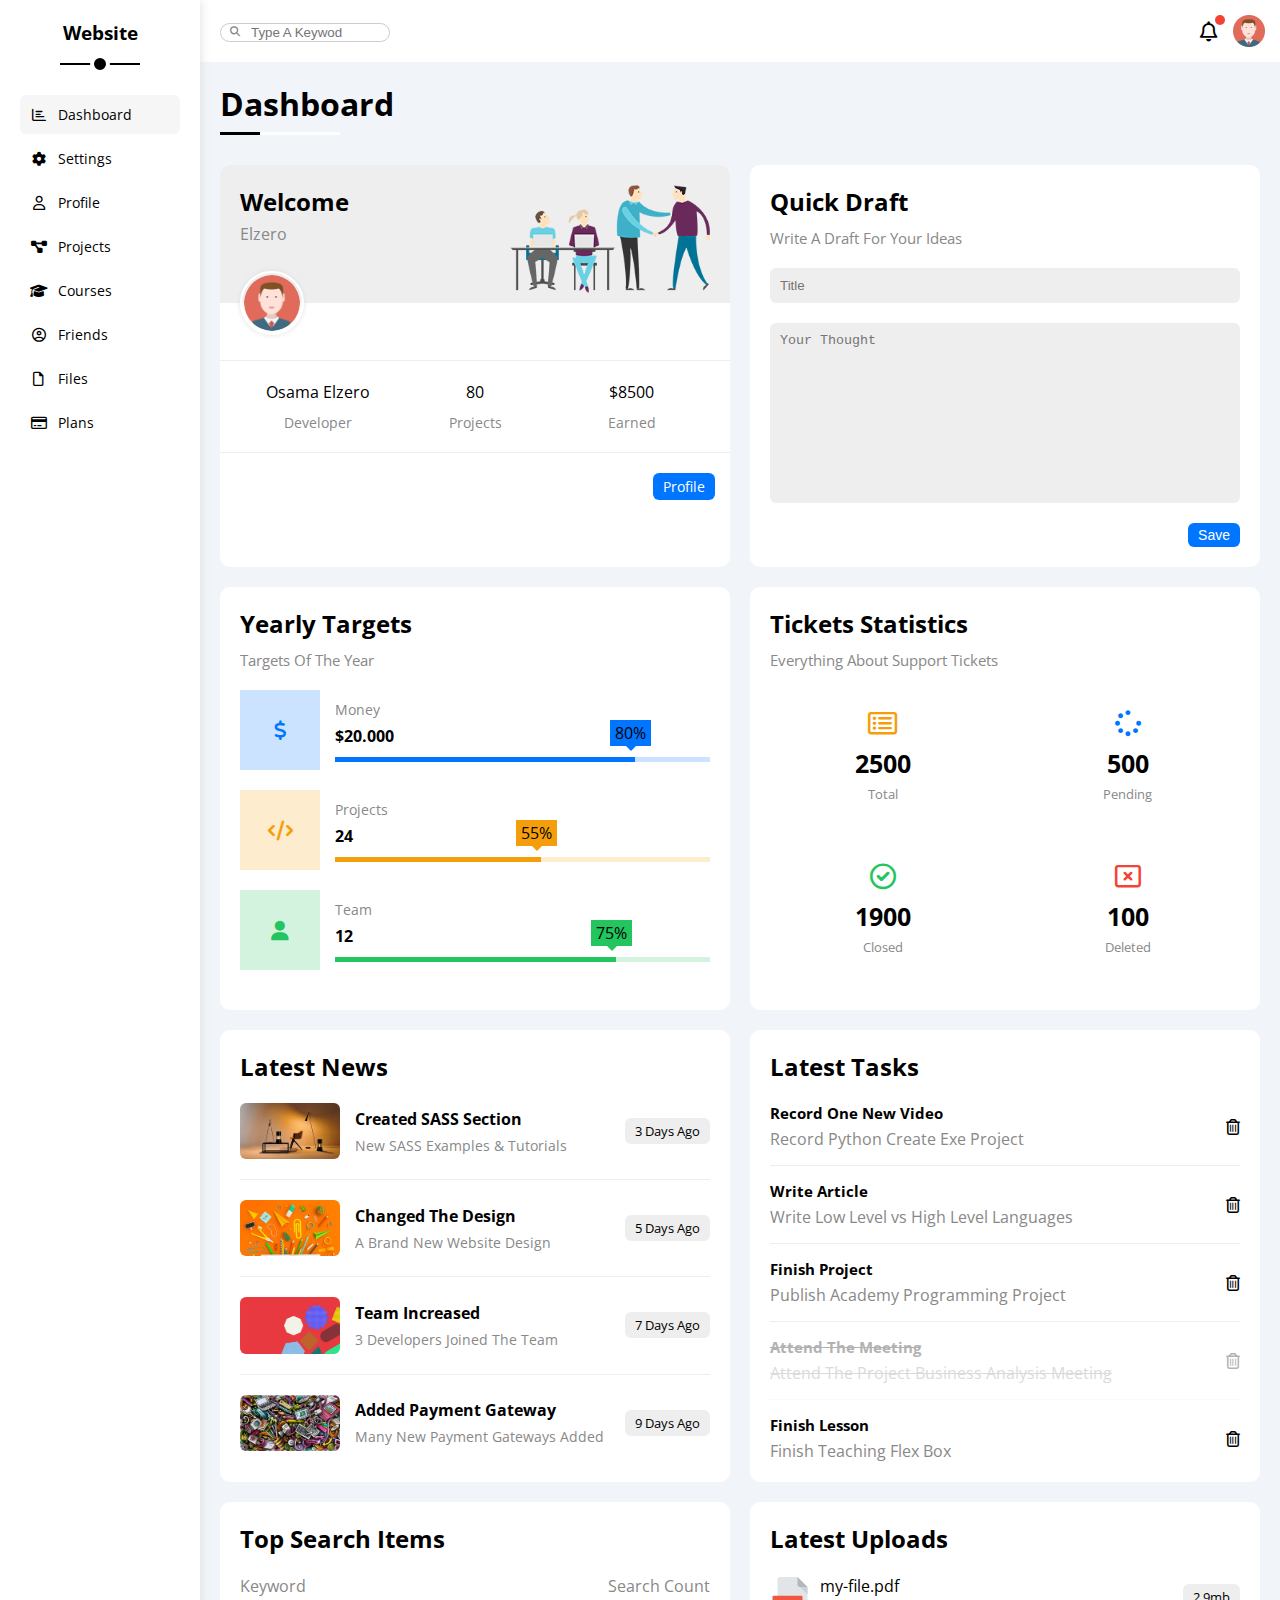
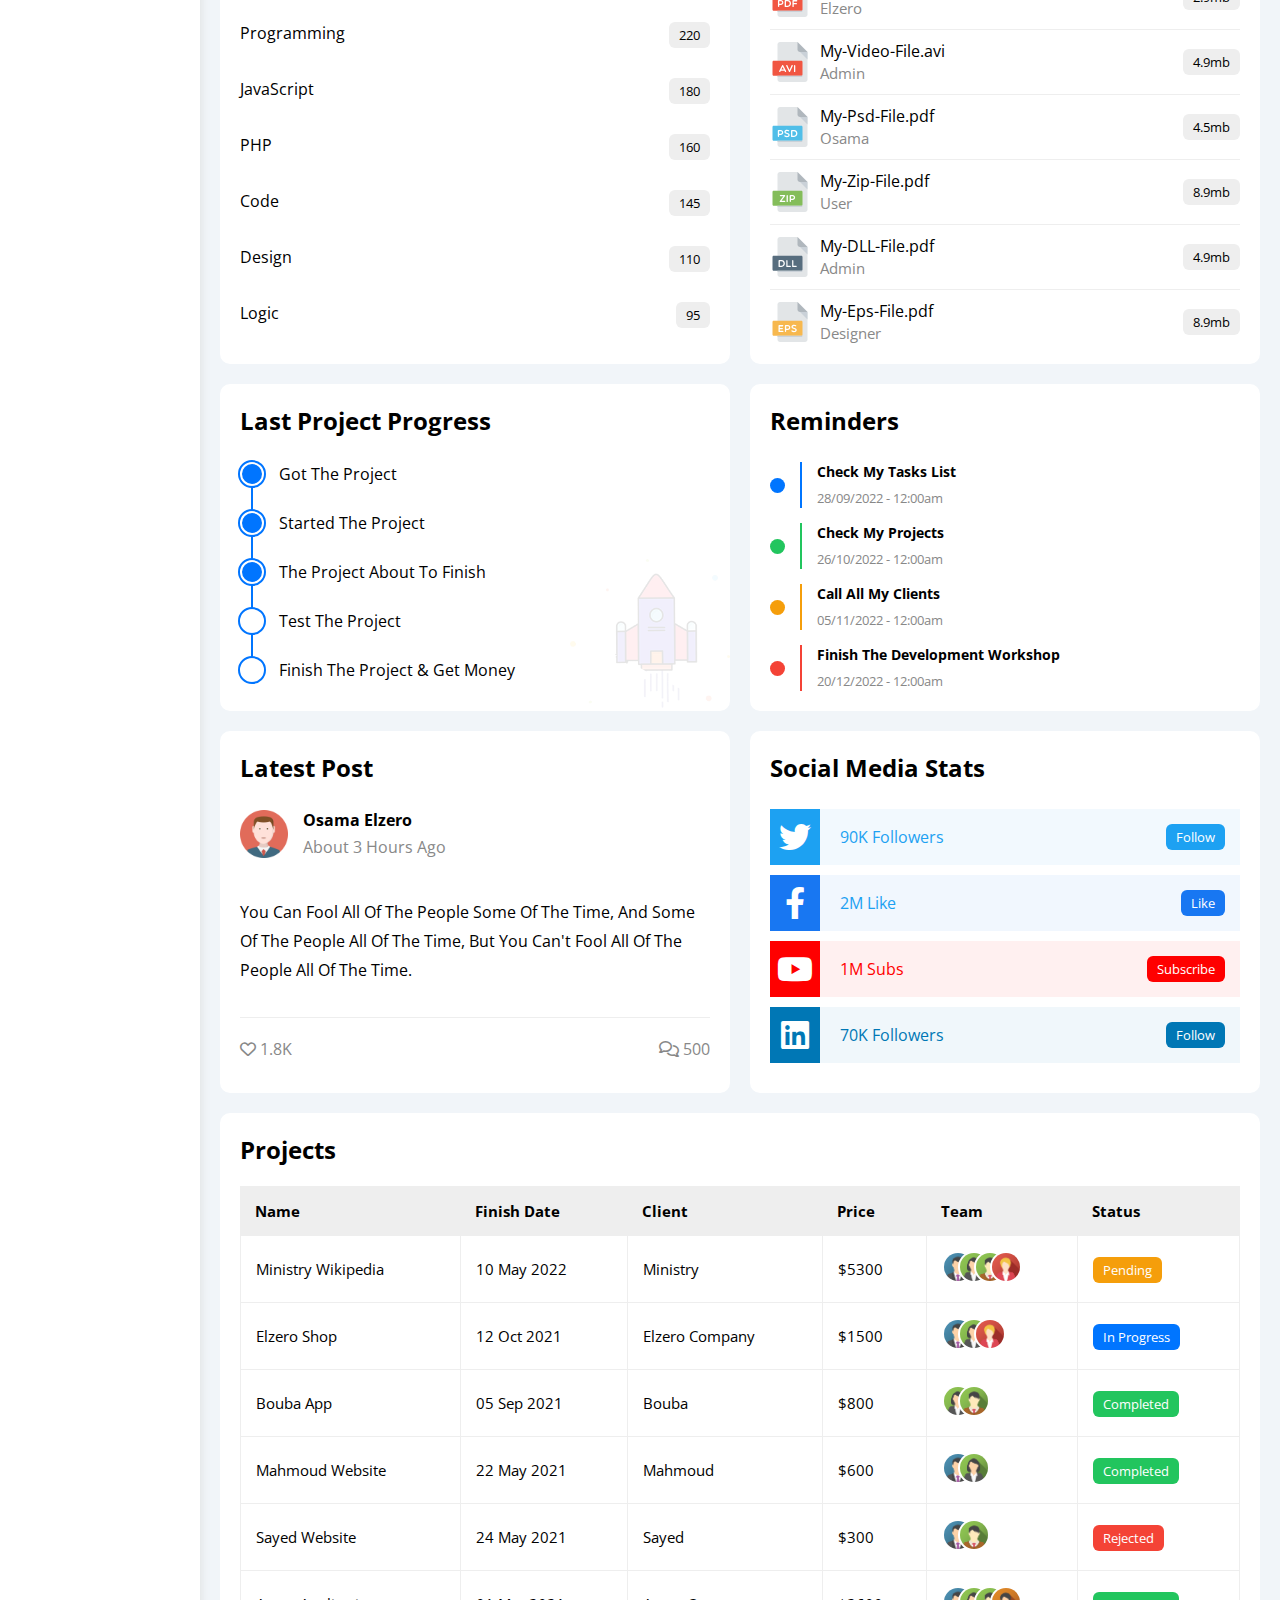
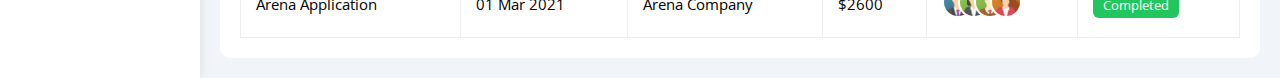
<file: index.html>
<!DOCTYPE html>
<html lang="en">
  <head>
    <meta charset="UTF-8" />
    <meta http-equiv="X-UA-Compatible" content="IE=edge" />
    <meta name="viewport" content="width=device-width, initial-scale=1.0" />
    <title>Dashboard</title>
    <link rel="stylesheet" href="css/all.min.css" />
    <link rel="stylesheet" href="css/framework.css" />
    <link rel="stylesheet" href="css/master.css" />
    <link rel="preconnect" href="https://fonts.googleapis.com" />
    <link rel="preconnect" href="https://fonts.gstatic.com" crossorigin />
    <link href="https://fonts.googleapis.com/css2?family=Open+Sans:wght@300;500&display=swap" rel="stylesheet" />
  </head>
  <body>
    <div class="page d-flex">
      <div class="sidebar bg-white p-20 p-relative">
        <h3 class="p-relative txt-c mt-0">Website</h3>
        <ul>
          <li>
            <a class="active d-flex align-center fs-14 c-black rad-6 p-10" href="index.html">
              <i class="fa-regular fa-chart-bar fa-fw"></i>
              <span>Dashboard</span>
            </a>
          </li>
          <li>
            <a class="d-flex align-center fs-14 c-black rad-6 p-10" href="settings.html">
              <i class="fa-solid fa-gear fa-fw"></i>
              <span>Settings</span>
            </a>
          </li>
          <li>
            <a class="d-flex align-center fs-14 c-black rad-6 p-10" href="profile.html">
              <i class="fa-regular fa-user fa-fw"></i>
              <span>Profile</span>
            </a>
          </li>
          <li>
            <a class="d-flex align-center fs-14 c-black rad-6 p-10" href="projects.html">
              <i class="fa-solid fa-diagram-project fa-fw"></i>
              <span>Projects</span>
            </a>
          </li>
          <li>
            <a class="d-flex align-center fs-14 c-black rad-6 p-10" href="courses.html">
              <i class="fa-solid fa-graduation-cap fa-fw"></i>
              <span>Courses</span>
            </a>
          </li>
          <li>
            <a class="d-flex align-center fs-14 c-black rad-6 p-10" href="friends.html">
              <i class="fa-regular fa-circle-user fa-fw"></i>
              <span>Friends</span>
            </a>
          </li>
          <li>
            <a class="d-flex align-center fs-14 c-black rad-6 p-10" href="files.html">
              <i class="fa-regular fa-file fa-fw"></i>
              <span>Files</span>
            </a>
          </li>
          <li>
            <a class="d-flex align-center fs-14 c-black rad-6 p-10" href="plans.html">
              <i class="fa-regular fa-credit-card fa-fw"></i>
              <span>Plans</span>
            </a>
          </li>
        </ul>
      </div>
      <div class="content w-full">
        <!-- Start Head -->
        <div class="head bg-white p-15 between-flex">
          <div class="search p-relative">
            <input class="border-ccc rad-10" type="search" placeholder="Type A Keywod" name="search" id="">
          </div>
          <div class="icons d-flex align-center">
            <span class="notification p-relative">
              <a class="c-black" href="mail.html" >
                <i class="fa-regular fa-bell fa-lg"></i>
              </a>
            </span>
            <img src="imgs/avatar.png" alt="">
          </div>
        </div>
        <!-- End Head -->
        <h1 class="p-relative">Dashboard</h1>
        <div class="wrapper d-grid gap-20">
          <!-- Start Welcome Widget -->
          <div class="welcome bg-white rad-10 txt-c-mobile block-mobile">
            <div class="intro p-20 d-flex space-between bg-eee">
              <div>
                <h2 class="m-0">Welcome</h2>
                <p class="c-grey mt-5">Elzero</p>
              </div>
              <img class="hide-mobile" src="imgs/welcome.png" alt="" />
            </div>
            <img src="imgs/avatar.png" alt="" class="avatar" />
            <div class="body txt-c d-flex p-20 mt-20 mb-20 block-mobile">
              <div>Osama Elzero <span class="d-block c-grey fs-14 mt-10">Developer</span></div>
              <div>80 <span class="d-block c-grey fs-14 mt-10">Projects</span></div>
              <div>$8500 <span class="d-block c-grey fs-14 mt-10">Earned</span></div>
            </div>
            <a href="profile.html" class="visit d-block fs-14 bg-blue c-white w-fit btn-shape">Profile</a>
          </div>
          <!-- End Welcome Widget -->
          <!-- Start Quick Draft Widget -->
          <div class="quick-draft p-20 bg-white rad-10">
            <h2 class="mt-0 mb-10">Quick Draft</h2>
            <p class="mt-0 mb-20 c-grey fs-15">Write A Draft For Your Ideas</p>
            <form>
              <input class="d-block mb-20 w-full p-10 b-none bg-eee rad-6" type="text" placeholder="Title" />
              <textarea class="d-block mb-20 w-full p-10 b-none bg-eee rad-6" placeholder="Your Thought"></textarea>
              <input class="save d-block fs-14 bg-blue c-white b-none w-fit btn-shape" type="submit" value="Save" />
            </form>
          </div>
          <!-- End Quick Draft Widget -->
          <!-- Start Targets Widget -->
          <div class="targets p-20 bg-white rad-10">
            <h2 class="mt-0 mb-10">Yearly Targets</h2>
            <p class="mt-0 mb-20 c-grey fs-15">Targets Of The Year</p>
            <div class="target-row mb-20 blue center-flex">
              <div class="icon center-flex">
                <i class="fa-solid fa-dollar-sign fa-lg c-blue"></i>
              </div>
              <div class="details">
                <span class="fs-14 c-grey">Money</span>
                <span class="d-block mt-5 mb-10 fw-bold">$20.000</span>
                <div class="progress p-relative">
                  <span class="bg-blue blue" style="width: 80%">
                    <span class="bg-blue">80%</span>
                  </span>
                </div>
              </div>
            </div>
            <div class="target-row mb-20 center-flex orange">
              <div class="icon center-flex">
                <i class="fa-solid fa-code fa-lg c-orange"></i>
              </div>
              <div class="details">
                <span class="fs-14 c-grey">Projects</span>
                <span class="d-block mt-5 mb-10 fw-bold">24</span>
                <div class="progress p-relative">
                  <span class="bg-orange orange" style="width: 55%">
                    <span class="bg-orange">55%</span>
                  </span>
                </div>
              </div>
            </div>
            <div class="target-row mb-20 center-flex green">
              <div class="icon center-flex">
                <i class="fa-solid fa-user fa-lg c-green"></i>
              </div>
              <div class="details">
                <span class="fs-14 c-grey">Team</span>
                <span class="d-block mt-5 mb-10 fw-bold">12</span>
                <div class="progress p-relative">
                  <span class="bg-green green" style="width: 75%">
                    <span class="bg-green">75%</span>
                  </span>
                </div>
              </div>
            </div>
          </div>
          <!-- End Targets Widget -->
          <!-- Start Ticket Widget -->
          <div class="tickets p-20 bg-white rad-10">
            <h2 class="mt-0 mb-10">Tickets Statistics</h2>
            <p class="mt-0 mb-20 c-grey fs-15">Everything About Support Tickets</p>
            <div class="d-flex txt-c gap-20 f-wrap">
              <div class="box p-20 rad-10 fs-13 c-grey">
                <i class="fa-regular fa-rectangle-list fa-2x mb-10 c-orange"></i>
                <span class="d-block c-black fw-bold fs-25 mb-5">2500</span>
                Total
              </div>
              <div class="box p-20 rad-10 fs-13 c-grey">
                <i class="fa-solid fa-spinner fa-2x mb-10 c-blue"></i>
                <span class="d-block c-black fw-bold fs-25 mb-5">500</span>
                Pending
              </div>
              <div class="box p-20 rad-10 fs-13 c-grey">
                <i class="fa-regular fa-circle-check fa-2x mb-10 c-green"></i>
                <span class="d-block c-black fw-bold fs-25 mb-5">1900</span>
                Closed
              </div>
              <div class="box p-20 rad-10 fs-13 c-grey">
                <i class="fa-regular fa-rectangle-xmark fa-2x mb-10 c-red"></i>
                <span class="d-block c-black fw-bold fs-25 mb-5">100</span>
                Deleted
              </div>
            </div>
          </div>
          <!-- End Ticket Widget -->
          <!-- Start Latest News Widget -->
          <div class="latest-news p-20 bg-white rad-10 txt-c-mobile">
            <h2 class="mt-0 mb-20">Latest News</h2>
            <div class="news-row d-flex align-center">
              <img src="imgs/news-01.png" alt="" />
              <div class="info">
                <h3>Created SASS Section</h3>
                <p class="m-0 fs-14 c-grey">New SASS Examples & Tutorials</p>
              </div>
              <div class="btn-shape bg-eee fs-13 label">3 Days Ago</div>
            </div>
            <div class="news-row d-flex align-center">
              <img src="imgs/news-02.png" alt="" />
              <div class="info">
                <h3>Changed The Design</h3>
                <p class="m-0 fs-14 c-grey">A Brand New Website Design</p>
              </div>
              <div class="btn-shape bg-eee fs-13 label">5 Days Ago</div>
            </div>
            <div class="news-row d-flex align-center">
              <img src="imgs/news-03.png" alt="" />
              <div class="info">
                <h3>Team Increased</h3>
                <p class="m-0 fs-14 c-grey">3 Developers Joined The Team</p>
              </div>
              <div class="btn-shape bg-eee fs-13 label">7 Days Ago</div>
            </div>
            <div class="news-row d-flex align-center">
              <img src="imgs/news-04.png" alt="" />
              <div class="info">
                <h3>Added Payment Gateway</h3>
                <p class="m-0 fs-14 c-grey">Many New Payment Gateways Added</p>
              </div>
              <div class="btn-shape bg-eee fs-13 label">9 Days Ago</div>
            </div>
          </div>
          <!-- End Latest News Widget -->
          <!-- Start Tasks Widget -->
          <div class="tasks p-20 bg-white rad-10">
            <h2 class="mt-0 mb-20">Latest Tasks</h2>
            <div class="task-row between-flex">
              <div class="info">
                <h3 class="mt-0 mb-5 fs-15">Record One New Video</h3>
                <p class="m-0 c-grey">Record Python Create Exe Project</p>
              </div>
              <i class="fa-regular fa-trash-can delete"></i>
            </div>
            <div class="task-row between-flex">
              <div class="info">
                <h3 class="mt-0 mb-5 fs-15">Write Article</h3>
                <p class="m-0 c-grey">Write Low Level vs High Level Languages</p>
              </div>
              <i class="fa-regular fa-trash-can delete"></i>
            </div>
            <div class="task-row between-flex">
              <div class="info">
                <h3 class="mt-0 mb-5 fs-15">Finish Project</h3>
                <p class="m-0 c-grey">Publish Academy Programming Project</p>
              </div>
              <i class="fa-regular fa-trash-can delete"></i>
            </div>
            <div class="task-row between-flex done">
              <div class="info">
                <h3 class="mt-0 mb-5 fs-15">Attend The Meeting</h3>
                <p class="m-0 c-grey">Attend The Project Business Analysis Meeting</p>
              </div>
              <i class="fa-regular fa-trash-can delete"></i>
            </div>
            <div class="task-row between-flex">
              <div class="info">
                <h3 class="mt-0 mb-5 fs-15">Finish Lesson</h3>
                <p class="m-0 c-grey">Finish Teaching Flex Box</p>
              </div>
              <i class="fa-regular fa-trash-can delete"></i>
            </div>
          </div>
          <!-- End Tasks -->
          <!-- Start Top Search Word Widget -->
          <div class="search-items p-20 bg-white rad-10">
            <h2 class="mt-0 mb-20">Top Search Items</h2>
            <div class="items-head d-flex space-between c-grey mb-10">
              <div>Keyword</div>
              <div>Search Count</div>
            </div>
            <div class="items d-flex space-between pt-15 pb-15">
              <span>Programming</span>
              <span class="bg-eee fs-13 btn-shape">220</span>
            </div>
            <div class="items d-flex space-between pt-15 pb-15">
              <span>JavaScript</span>
              <span class="bg-eee btn-shape fs-13">180</span>
            </div>
            <div class="items d-flex space-between pt-15 pb-15">
              <span>PHP</span>
              <span class="bg-eee btn-shape fs-13">160</span>
            </div>
            <div class="items d-flex space-between pt-15 pb-15">
              <span>Code</span>
              <span class="bg-eee btn-shape fs-13">145</span>
            </div>
            <div class="items d-flex space-between pt-15 pb-15">
              <span>Design</span>
              <span class="bg-eee btn-shape fs-13">110</span>
            </div>
            <div class="items d-flex space-between pt-15 pb-15">
              <span>Logic</span>
              <span class="bg-eee btn-shape fs-13">95</span>
            </div>
          </div>
          <!-- End Top Search Word Widget -->
          <!-- Start Latest Uploads Widget -->
          <div class="latest-uploads p-20 bg-white rad-10">
            <h2 class="mt-0 mb-20">Latest Uploads</h2>
            <ul class="m-0">
              <li class="between-flex pb-10 mb-10">
                <div class="d-flex align-center">
                  <img class="mr-10" src="imgs/pdf.svg" alt="" />
                  <div>
                    <span class="d-block">my-file.pdf</span>
                    <span class="fs-15 c-grey">Elzero</span>
                  </div>
                </div>
                <div class="bg-eee btn-shape fs-13">2.9mb</div>
              </li>
              <li class="between-flex pb-10 mb-10">
                <div class="d-flex align-center">
                  <img class="mr-10" src="imgs/avi.svg" alt="" />
                  <div>
                    <span class="d-block">My-Video-File.avi</span>
                    <span class="fs-15 c-grey">Admin</span>
                  </div>
                </div>
                <div class="bg-eee btn-shape fs-13">4.9mb</div>
              </li>
              <li class="between-flex pb-10 mb-10">
                <div class="d-flex align-center">
                  <img class="mr-10" src="imgs/psd.svg" alt="" />
                  <div>
                    <span class="d-block">My-Psd-File.pdf</span>
                    <span class="fs-15 c-grey">Osama</span>
                  </div>
                </div>
                <div class="bg-eee btn-shape fs-13">4.5mb</div>
              </li>
              <li class="between-flex pb-10 mb-10">
                <div class="d-flex align-center">
                  <img class="mr-10" src="imgs/zip.svg" alt="" />
                  <div>
                    <span class="d-block">My-Zip-File.pdf</span>
                    <span class="fs-15 c-grey">User</span>
                  </div>
                </div>
                <div class="bg-eee btn-shape fs-13">8.9mb</div>
              </li>
              <li class="between-flex pb-10 mb-10">
                <div class="d-flex align-center">
                  <img class="mr-10" src="imgs/dll.svg" alt="" />
                  <div>
                    <span class="d-block">My-DLL-File.pdf</span>
                    <span class="fs-15 c-grey">Admin</span>
                  </div>
                </div>
                <div class="bg-eee btn-shape fs-13">4.9mb</div>
              </li>
              <li class="between-flex">
                <div class="d-flex align-center">
                  <img class="mr-10" src="imgs/eps.svg" alt="" />
                  <div>
                    <span class="d-block">My-Eps-File.pdf</span>
                    <span class="fs-15 c-grey">Designer</span>
                  </div>
                </div>
                <div class="bg-eee btn-shape fs-13">8.9mb</div>
              </li>
            </ul>
          </div>
          <!-- End Latest Uploads Widget -->
          <!-- Start Last Project Progress Widget -->
          <div class="last-project p-20 bg-white rad-10 p-relative">
            <h2 class="mt-0 mb-20">Last Project Progress</h2>
            <ul class="m-0 p-relative">
              <li class="mt-25 d-flex align-center done">Got The Project</li>
              <li class="mt-25 d-flex align-center done">Started The Project</li>
              <li class="mt-25 d-flex align-center done">The Project About To Finish</li>
              <li class="mt-25 d-flex align-center current">Test The Project</li>
              <li class="mt-25 d-flex align-center">Finish The Project & Get Money</li>
            </ul>
            <img class="launch-icon hide-mobile" src="imgs/project.png" alt="" />
          </div>
          <!-- End Last Project Progress Widget -->
          <!-- Start Reminders Widget -->
          <div class="reminders p-20 bg-white rad-10 p-relative">
            <h2 class="mt-0 mb-25">Reminders</h2>
            <ul class="m-0">
              <li class="d-flex align-center mt-15">
                <span class="key bg-blue mr-15 d-block rad-half"></span>
                <div class="pl-15 blue">
                  <p class="fs-14 fw-bold mt-0 mb-5">Check My Tasks List</p>
                  <span class="fs-13 c-grey">28/09/2022 - 12:00am</span>
                </div>
              </li>
              <li class="d-flex align-center mt-15">
                <span class="key bg-green mr-15 d-block rad-half"></span>
                <div class="pl-15 green">
                  <p class="fs-14 fw-bold mt-0 mb-5">Check My Projects</p>
                  <span class="fs-13 c-grey">26/10/2022 - 12:00am</span>
                </div>
              </li>
              <li class="d-flex align-center mt-15">
                <span class="key bg-orange mr-15 d-block rad-half"></span>
                <div class="pl-15 orange">
                  <p class="fs-14 fw-bold mt-0 mb-5">Call All My Clients</p>
                  <span class="fs-13 c-grey">05/11/2022 - 12:00am</span>
                </div>
              </li>
              <li class="d-flex align-center mt-15">
                <span class="key bg-red mr-15 d-block rad-half"></span>
                <div class="pl-15 red">
                  <p class="fs-14 fw-bold mt-0 mb-5">Finish The Development Workshop</p>
                  <span class="fs-13 c-grey">20/12/2022 - 12:00am</span>
                </div>
              </li>
            </ul>
          </div>
          <!-- End Reminders Widget -->
          <!-- Start Latest Post Widget -->
          <div class="latest-post p-20 bg-white rad-10 p-relative">
            <h2 class="mt-0 mb-25">Latest Post</h2>
            <div class="top d-flex align-center">
              <img class="avatar mr-15" src="imgs/avatar.png" alt="" />
              <div class="info">
                <span class="d-block mb-5 fw-bold">Osama Elzero</span>
                <span class="c-grey">About 3 Hours Ago</span>
              </div>
            </div>
            <div class="post-content txt-c-mobile pt-20 pb-20 mt-20 mb-20">
              You can fool all of the people some of the time, and some of the people all of the time, but you can't
              fool all of the people all of the time.
            </div>
            <div class="post-stats between-flex c-grey">
              <div>
                <i class="fa-regular fa-heart"></i>
                <span>1.8K</span>
              </div>
              <div>
                <i class="fa-regular fa-comments"></i>
                <span>500</span>
              </div>
            </div>
          </div>
          <!-- End Latest Post Widget -->
          <!-- Start Social Media Stats Widget -->
          <div class="social-media p-20 bg-white rad-10 p-relative">
            <h2 class="mt-0 mb-25">Social Media Stats</h2>
            <div class="box twitter p-15 p-relative mb-10 between-flex">
              <i class="fa-brands fa-twitter fa-2x c-white h-full center-flex"></i>
              <span>90K Followers</span>
              <a class="fs-13 c-white btn-shape" href="#">Follow</a>
            </div>
            <div class="box facebook p-15 p-relative mb-10 between-flex">
              <i class="fa-brands fa-facebook-f fa-2x c-white h-full center-flex"></i>
              <span>2M Like</span>
              <a class="fs-13 c-white btn-shape" href="#">Like</a>
            </div>
            <div class="box youtube p-15 p-relative mb-10 between-flex">
              <i class="fa-brands fa-youtube fa-2x c-white h-full center-flex"></i>
              <span>1M Subs</span>
              <a class="fs-13 c-white btn-shape" href="#">Subscribe</a>
            </div>
            <div class="box linkedin p-15 p-relative mb-10 between-flex">
              <i class="fa-brands fa-linkedin fa-2x c-white h-full center-flex"></i>
              <span>70K Followers</span>
              <a class="fs-13 c-white btn-shape" href="#">Follow</a>
            </div>
          </div>
          <!-- Start End Media Stats Widget -->
        </div>
        <!-- Start Projects Table -->
        <div class="projects p-20 bg-white rad-10 m-20">
          <h2 class="mt-0 mb-20">Projects</h2>
          <div class="responsive-table">
            <table class="fs-15 w-full">
              <thead>
                <tr>
                  <td>Name</td>
                  <td>Finish Date</td>
                  <td>Client</td>
                  <td>Price</td>
                  <td>Team</td>
                  <td>Status</td>
                </tr>
              </thead>
              <tbody>
                <tr>
                  <td>Ministry Wikipedia</td>
                  <td>10 May 2022</td>
                  <td>Ministry</td>
                  <td>$5300</td>
                  <td>
                    <img src="imgs/team-01.png" alt="" />
                    <img src="imgs/team-02.png" alt="" />
                    <img src="imgs/team-03.png" alt="" />
                    <img src="imgs/team-05.png" alt="" />
                  </td>
                  <td>
                    <span class="label btn-shape bg-orange c-white">Pending</span>
                  </td>
                </tr>
                <tr>
                  <td>Elzero Shop</td>
                  <td>12 Oct 2021</td>
                  <td>Elzero Company</td>
                  <td>$1500</td>
                  <td>
                    <img src="imgs/team-01.png" alt="" />
                    <img src="imgs/team-02.png" alt="" />
                    <img src="imgs/team-05.png" alt="" />
                  </td>
                  <td><span class="label btn-shape bg-blue c-white">In Progress</span></td>
                </tr>
                <tr>
                  <td>Bouba App</td>
                  <td>05 Sep 2021</td>
                  <td>Bouba</td>
                  <td>$800</td>
                  <td>
                    <img src="imgs/team-02.png" alt="" />
                    <img src="imgs/team-03.png" alt="" />
                  </td>
                  <td><span class="label btn-shape bg-green c-white">Completed</span></td>
                </tr>
                <tr>
                  <td>Mahmoud Website</td>
                  <td>22 May 2021</td>
                  <td>Mahmoud</td>
                  <td>$600</td>
                  <td>
                    <img src="imgs/team-01.png" alt="" />
                    <img src="imgs/team-02.png" alt="" />
                  </td>
                  <td><span class="label btn-shape bg-green c-white">Completed</span></td>
                </tr>
                <tr>
                  <td>Sayed Website</td>
                  <td>24 May 2021</td>
                  <td>Sayed</td>
                  <td>$300</td>
                  <td>
                    <img src="imgs/team-01.png" alt="" />
                    <img src="imgs/team-03.png" alt="" />
                  </td>
                  <td><span class="label btn-shape bg-red c-white">Rejected</span></td>
                </tr>
                <tr>
                  <td>Arena Application</td>
                  <td>01 Mar 2021</td>
                  <td>Arena Company</td>
                  <td>$2600</td>
                  <td>
                    <img src="imgs/team-01.png" alt="" />
                    <img src="imgs/team-02.png" alt="" />
                    <img src="imgs/team-03.png" alt="" />
                    <img src="imgs/team-04.png" alt="" />
                  </td>
                  <td><span class="label btn-shape bg-green c-white">Completed</span></td>
                </tr>
              </tbody>
            </table>
          </div>
        </div>
        <!-- End Projects Table -->
      </div>
    </div>
  </body>
</html>
</file>
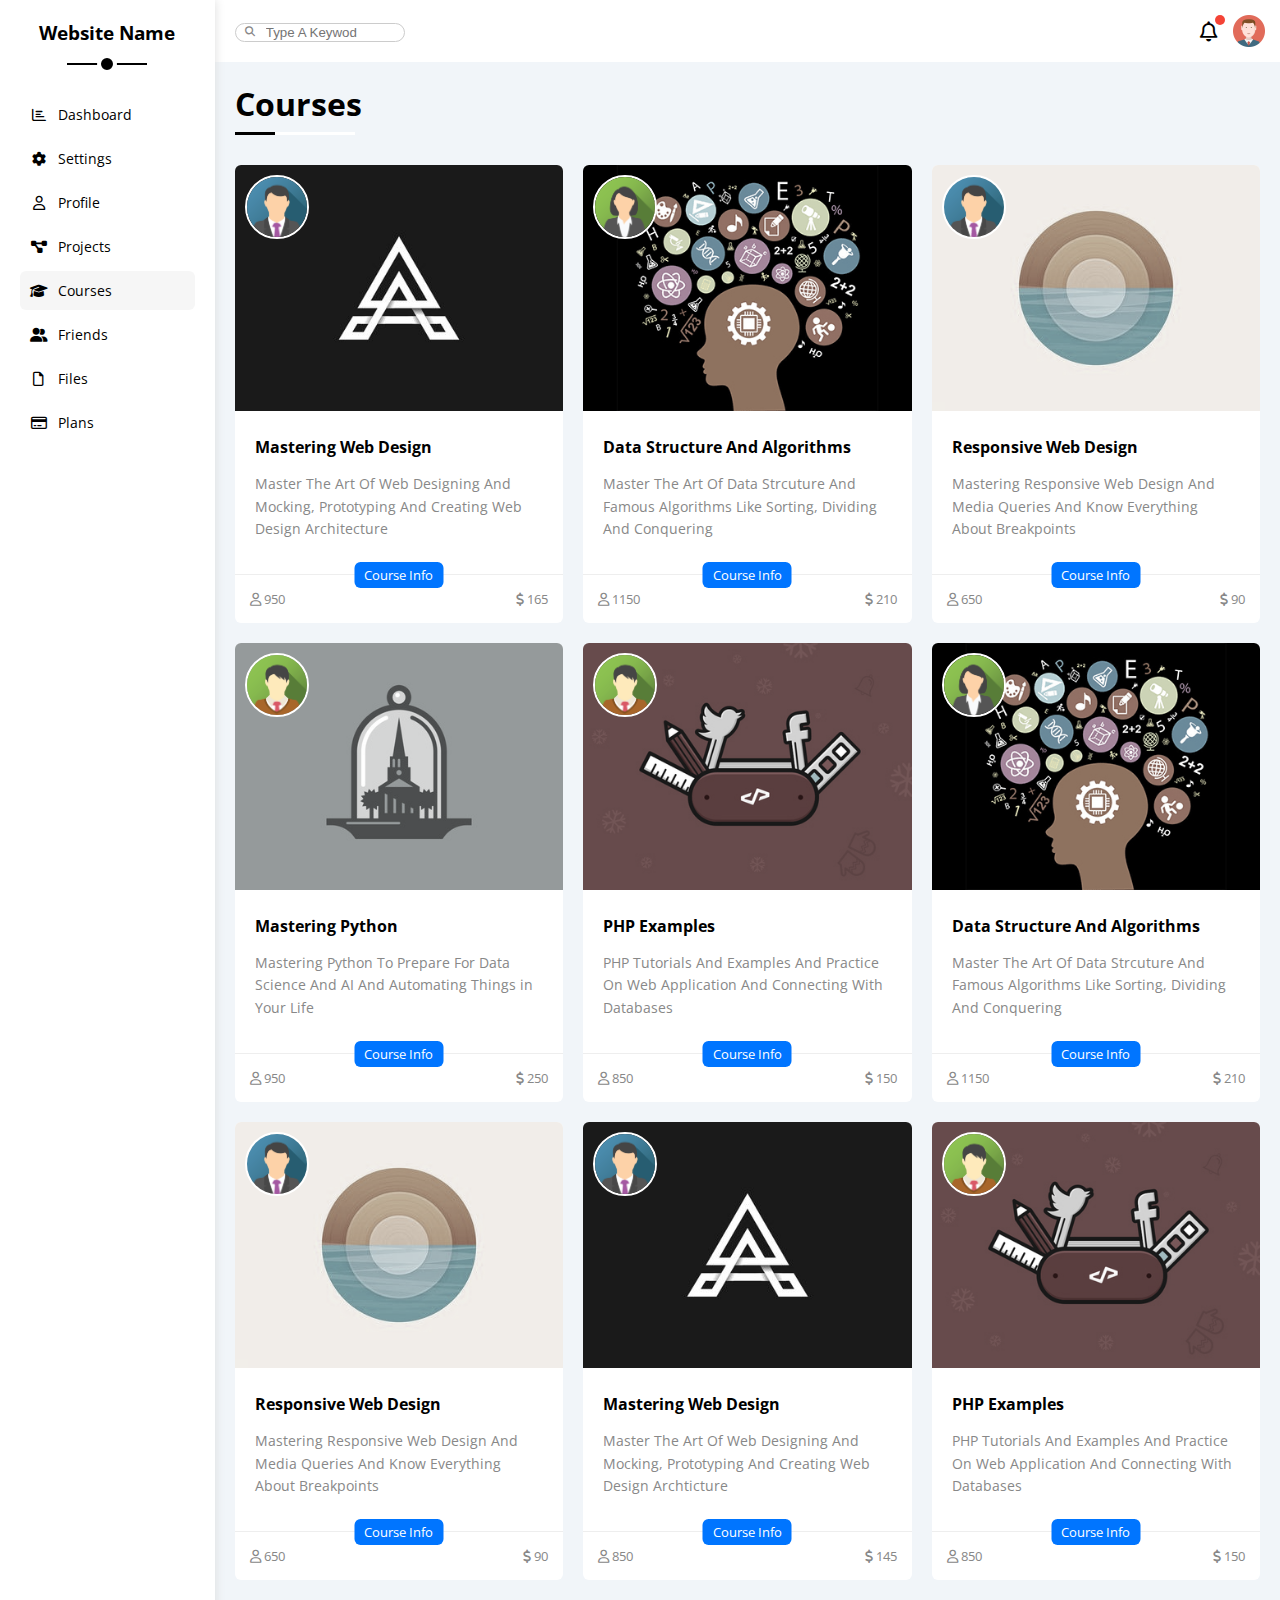
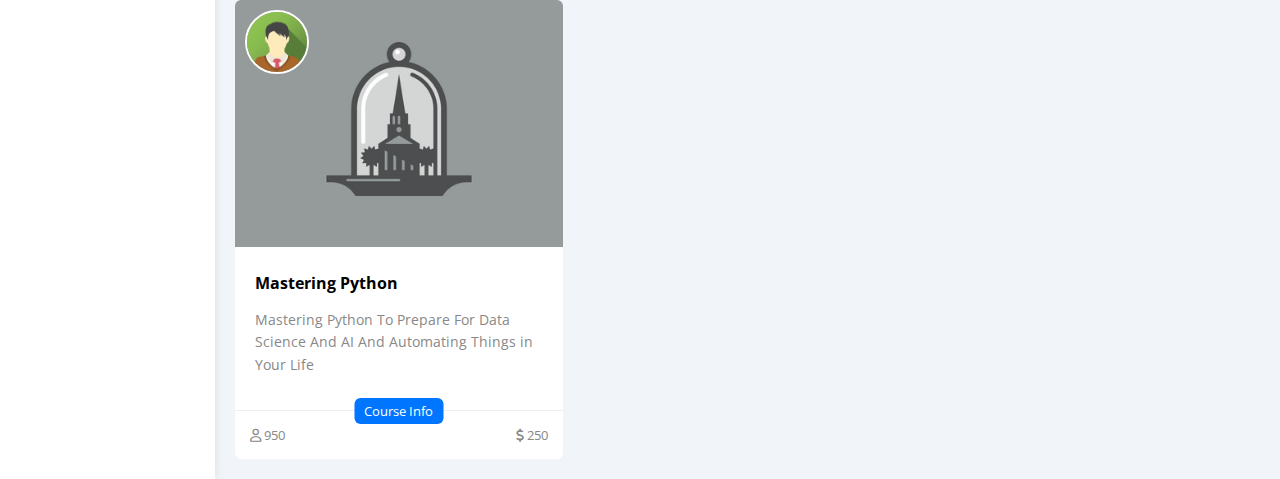
<file: courses.html>
<!DOCTYPE html>
<html lang="en">
  <head>
    <meta charset="UTF-8" />
    <meta http-equiv="X-UA-Compatible" content="IE=edge" />
    <meta name="viewport" content="width=device-width, initial-scale=1.0" />
    <title>Courses</title>
    <link rel="stylesheet" href="css/all.min.css" />
    <link rel="stylesheet" href="css/framework.css" />
    <link rel="stylesheet" href="css/master.css" />
    <link rel="preconnect" href="https://fonts.googleapis.com" />
    <link rel="preconnect" href="https://fonts.gstatic.com" crossorigin />
    <link href="https://fonts.googleapis.com/css2?family=Open+Sans:wght@300;500&display=swap" rel="stylesheet" />
  </head>
  <body>
    <div class="page d-flex">
      <div class="sidebar bg-white p-20 p-relative">
        <h3 class="p-relative txt-c mt-0">Website Name</h3>
        <ul>
          <li>
            <a class="d-flex align-center fs-14 c-black rad-6 p-10" href="index.html">
              <i class="fa-regular fa-chart-bar fa-fw"></i>
              <span class="fs-14" >Dashboard</span>
            </a>
          </li>
          <li>          
            <a class="d-flex align-center fs-14 c-black rad-6 p-10" href="settings.html">
              <i class="fa-solid fa-gear fa-fw"></i>
              <span class="fs-14">Settings</span>
            </a>
          </li>
          <li>
            <a class="d-flex align-center fs-14 c-black rad-6 p-10" href="profile.html">
              <i class="fa-regular fa-user fa-fw"></i>
              <span class="fs-14">Profile</span>
            </a>
          </li>
          <li>
            <a class="d-flex align-center fs-14 c-black rad-6 p-10" href="projects.html">
              <i class="fa-solid fa-diagram-project fa-fw"></i>
              <span class="fs-14">Projects</span>
            </a>
          </li>
          <li>
            <a class="active d-flex align-center fs-14 c-black rad-6 p-10" href="courses.html">
              <i class="fa-solid fa-graduation-cap fa-fw"></i>
              <span class="fs-14">Courses</span>
            </a>
          </li>
          <li>
            <a class="d-flex align-center fs-14 c-black rad-6 p-10" href="friends.html">
              <i class="fa-solid fa-user-group"></i>
              <span class="fs-14">Friends</span>
            </a>
          </li>
          <li>
            <a class="d-flex align-center fs-14 c-black rad-6 p-10" href="files.html">
              <i class="fa-regular fa-file fa-fw"></i>
              <span class="fs-14">Files</span>
            </a>
          </li>
          <li>
            <a class="d-flex align-center fs-14 c-black rad-6 p-10" href="plans.html">
              <i class="fa-regular fa-credit-card fa-fw"></i>
              <span class="fs-14">Plans</span>
            </a>
          </li>
        </ul>
      </div>
      <div class="content w-full over-hiddn">
        <!-- Start Head -->
        <div class="head bg-white p-15 between-flex">
          <div class="search p-relative">
            <input class="border-ccc rad-10" type="search" placeholder="Type A Keywod" name="search" id="">
          </div>
          <div class="icons d-flex align-center">
            <span class="notification p-relative">
              <a class="c-black" href="mail.html" >
                <i class="fa-regular fa-bell fa-lg"></i>
              </a>
            </span>
            <img src="imgs/avatar.png" alt="">
          </div>
        </div>
        <!-- End Head -->
        <h1 class="p-relative">Courses</h1>
        <div class="courses-page d-grid m-20 gap-20">
          <div class="course bg-white rad-6 p-relative">
            <img class="cover" src="imgs/course-01.jpg" alt="" />
            <img class="instructor" src="imgs/team-01.png" alt="" />
            <div class="p-20">
              <h4 class="m-0">Mastering Web Design</h4>
              <p class="description c-grey mt-15 fs-14">
                Master The Art Of Web Designing And Mocking, Prototyping And Creating Web Design Architecture
              </p>
            </div>
            <div class="info p-15 p-relative between-flex">
              <span class="title bg-blue c-white btn-shape">Course Info</span>
              <span class="c-grey">
                <i class="fa-regular fa-user"></i>
                950
              </span>
              <span class="c-grey">
                <i class="fa-solid fa-dollar-sign"></i>
                165
              </span>
            </div>
          </div>
          <div class="course bg-white rad-6 p-relative">
            <img class="cover" src="imgs/course-02.jpg" alt="" />
            <img class="instructor" src="imgs/team-02.png" alt="" />
            <div class="p-20">
              <h4 class="m-0">Data Structure And Algorithms</h4>
              <p class="description c-grey mt-15 fs-14">
                Master The Art Of Data Strcuture And Famous Algorithms Like Sorting, Dividing And Conquering
              </p>
            </div>
            <div class="info p-15 p-relative between-flex">
              <span class="title bg-blue c-white btn-shape">Course Info</span>
              <span class="c-grey"> <i class="fa-regular fa-user"></i> 1150</span>
              <span class="c-grey"><i class="fa-solid fa-dollar-sign"></i> 210</span>
            </div>
          </div>
          <div class="course bg-white rad-6 p-relative">
            <img class="cover" src="imgs/course-03.jpg" alt="" />
            <img class="instructor" src="imgs/team-01.png" alt="" />
            <div class="p-20">
              <h4 class="m-0">Responsive Web Design</h4>
              <p class="description c-grey mt-15 fs-14">
                Mastering Responsive Web Design And Media Queries And Know Everything About Breakpoints
              </p>
            </div>
            <div class="info p-15 p-relative between-flex">
              <span class="title bg-blue c-white btn-shape">Course Info</span>
              <span class="c-grey"> <i class="fa-regular fa-user"></i> 650</span>
              <span class="c-grey"><i class="fa-solid fa-dollar-sign"></i> 90</span>
            </div>
          </div>
          <div class="course bg-white rad-6 p-relative">
            <img class="cover" src="imgs/course-04.jpg" alt="" />
            <img class="instructor" src="imgs/team-03.png" alt="" />
            <div class="p-20">
              <h4 class="m-0">Mastering Python</h4>
              <p class="description c-grey mt-15 fs-14">
                Mastering Python To Prepare For Data Science And AI And Automating Things in Your Life
              </p>
            </div>
            <div class="info p-15 p-relative between-flex">
              <span class="title bg-blue c-white btn-shape">Course Info</span>
              <span class="c-grey"> <i class="fa-regular fa-user"></i> 950</span>
              <span class="c-grey"><i class="fa-solid fa-dollar-sign"></i> 250</span>
            </div>
          </div>
          <div class="course bg-white rad-6 p-relative">
            <img class="cover" src="imgs/course-05.jpg" alt="" />
            <img class="instructor" src="imgs/team-03.png" alt="" />
            <div class="p-20">
              <h4 class="m-0">PHP Examples</h4>
              <p class="description c-grey mt-15 fs-14">
                PHP Tutorials And Examples And Practice On Web Application And Connecting With Databases
              </p>
            </div>
            <div class="info p-15 p-relative between-flex">
              <span class="title bg-blue c-white btn-shape">Course Info</span>
              <span class="c-grey"> <i class="fa-regular fa-user"></i> 850</span>
              <span class="c-grey"><i class="fa-solid fa-dollar-sign"></i> 150</span>
            </div>
          </div>
          <div class="course bg-white rad-6 p-relative">
            <img class="cover" src="imgs/course-02.jpg" alt="" />
            <img class="instructor" src="imgs/team-02.png" alt="" />
            <div class="p-20">
              <h4 class="m-0">Data Structure And Algorithms</h4>
              <p class="description c-grey mt-15 fs-14">
                Master The Art Of Data Strcuture And Famous Algorithms Like Sorting, Dividing And Conquering
              </p>
            </div>
            <div class="info p-15 p-relative between-flex">
              <span class="title bg-blue c-white btn-shape">Course Info</span>
              <span class="c-grey"> <i class="fa-regular fa-user"></i> 1150</span>
              <span class="c-grey"><i class="fa-solid fa-dollar-sign"></i> 210</span>
            </div>
          </div>
          <div class="course bg-white rad-6 p-relative">
            <img class="cover" src="imgs/course-03.jpg" alt="" />
            <img class="instructor" src="imgs/team-01.png" alt="" />
            <div class="p-20">
              <h4 class="m-0">Responsive Web Design</h4>
              <p class="description c-grey mt-15 fs-14">
                Mastering Responsive Web Design And Media Queries And Know Everything About Breakpoints
              </p>
            </div>
            <div class="info p-15 p-relative between-flex">
              <span class="title bg-blue c-white btn-shape">Course Info</span>
              <span class="c-grey"> <i class="fa-regular fa-user"></i> 650</span>
              <span class="c-grey"><i class="fa-solid fa-dollar-sign"></i> 90</span>
            </div>
          </div>
          <div class="course bg-white rad-6 p-relative">
            <img class="cover" src="imgs/course-01.jpg" alt="" />
            <img class="instructor" src="imgs/team-01.png" alt="" />
            <div class="p-20">
              <h4 class="m-0">Mastering Web Design</h4>
              <p class="description c-grey mt-15 fs-14">
                Master The Art Of Web Designing And Mocking, Prototyping And Creating Web Design Archticture
              </p>
            </div>
            <div class="info p-15 p-relative between-flex">
              <span class="title bg-blue c-white btn-shape">Course Info</span>
              <span class="c-grey"> <i class="fa-regular fa-user"></i> 850</span>
              <span class="c-grey"><i class="fa-solid fa-dollar-sign"></i> 145</span>
            </div>
          </div>
          <div class="course bg-white rad-6 p-relative">
            <img class="cover" src="imgs/course-05.jpg" alt="" />
            <img class="instructor" src="imgs/team-03.png" alt="" />
            <div class="p-20">
              <h4 class="m-0">PHP Examples</h4>
              <p class="description c-grey mt-15 fs-14">
                PHP Tutorials And Examples And Practice On Web Application And Connecting With Databases
              </p>
            </div>
            <div class="info p-15 p-relative between-flex">
              <span class="title bg-blue c-white btn-shape">Course Info</span>
              <span class="c-grey"> <i class="fa-regular fa-user"></i> 850</span>
              <span class="c-grey"><i class="fa-solid fa-dollar-sign"></i> 150</span>
            </div>
          </div>
          <div class="course bg-white rad-6 p-relative">
            <img class="cover" src="imgs/course-04.jpg" alt="" />
            <img class="instructor" src="imgs/team-03.png" alt="" />
            <div class="p-20">
              <h4 class="m-0">Mastering Python</h4>
              <p class="description c-grey mt-15 fs-14">
                Mastering Python To Prepare For Data Science And AI And Automating Things in Your Life
              </p>
            </div>
            <div class="info p-15 p-relative between-flex">
              <span class="title bg-blue c-white btn-shape">Course Info</span>
              <span class="c-grey"> <i class="fa-regular fa-user"></i> 950</span>
              <span class="c-grey"><i class="fa-solid fa-dollar-sign"></i> 250</span>
            </div>
          </div>
        </div>
      </div>
    </div>
  </body>
</html>
</file>
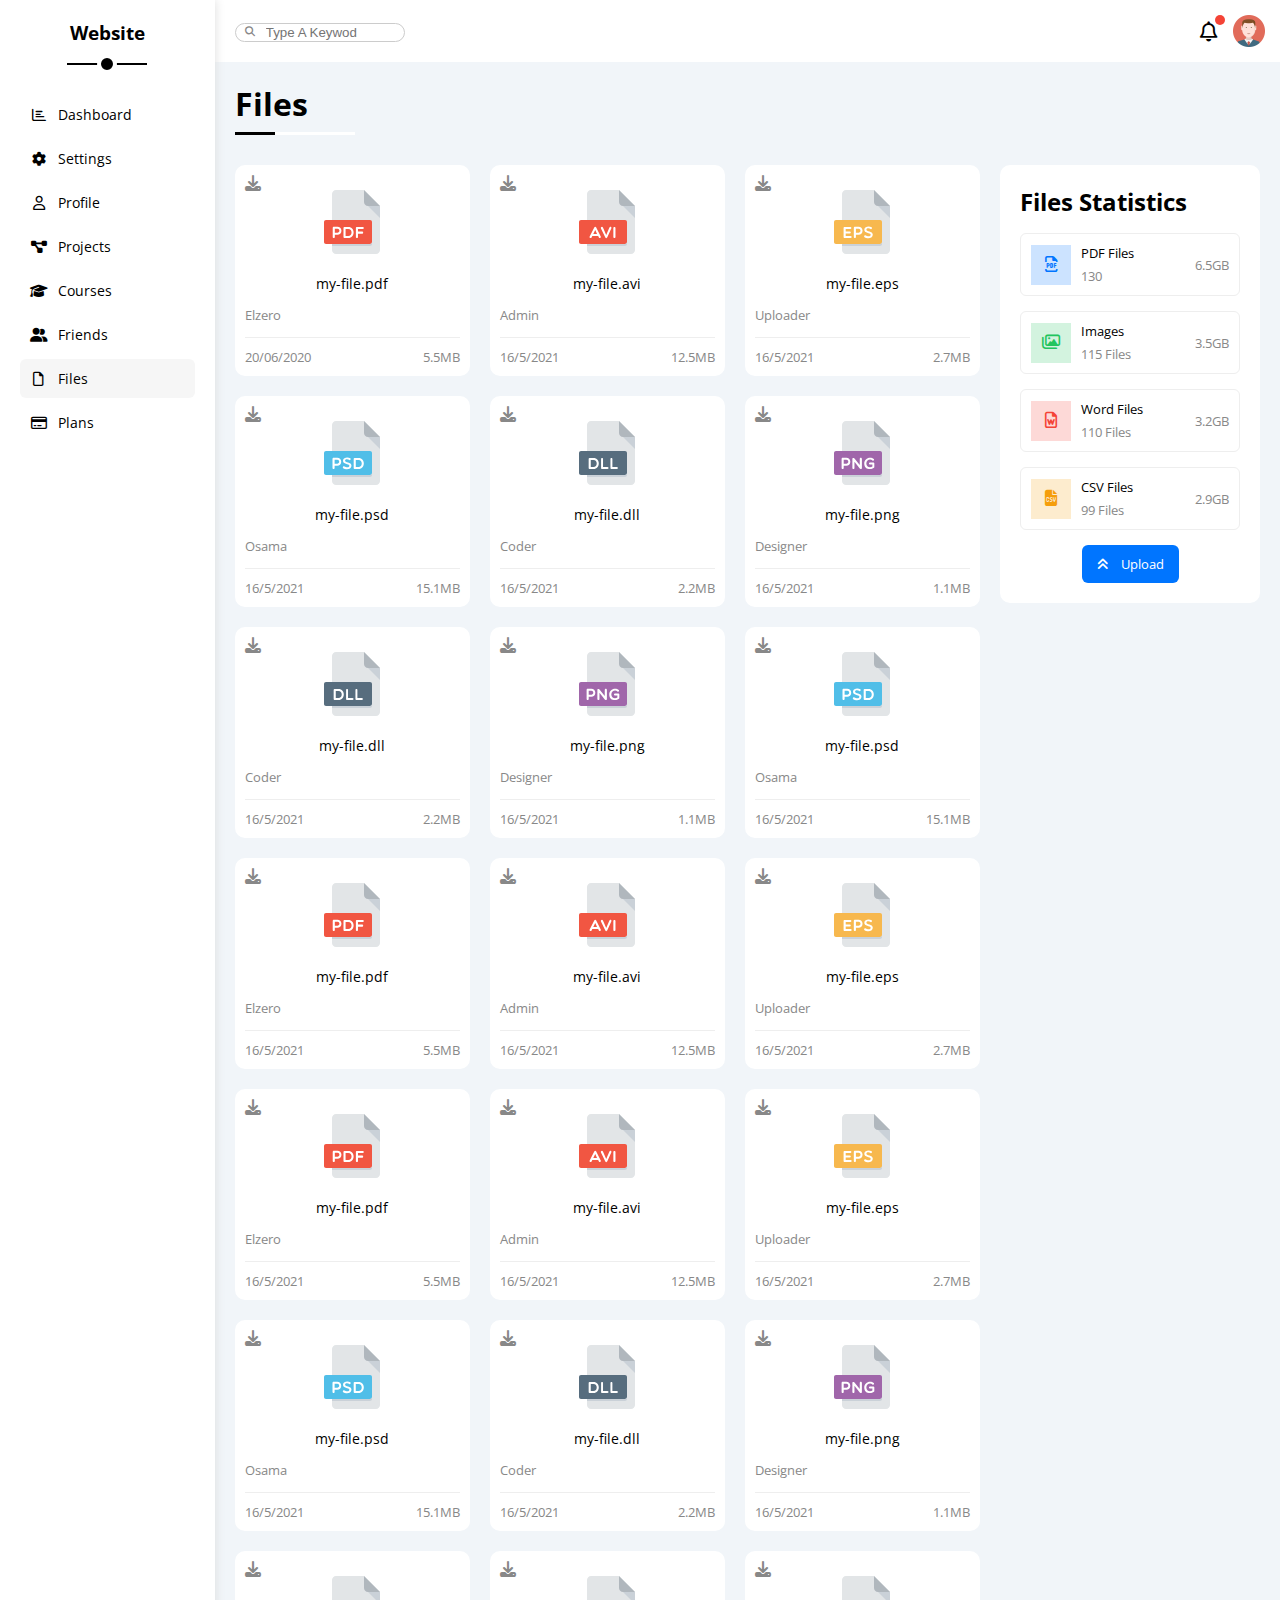
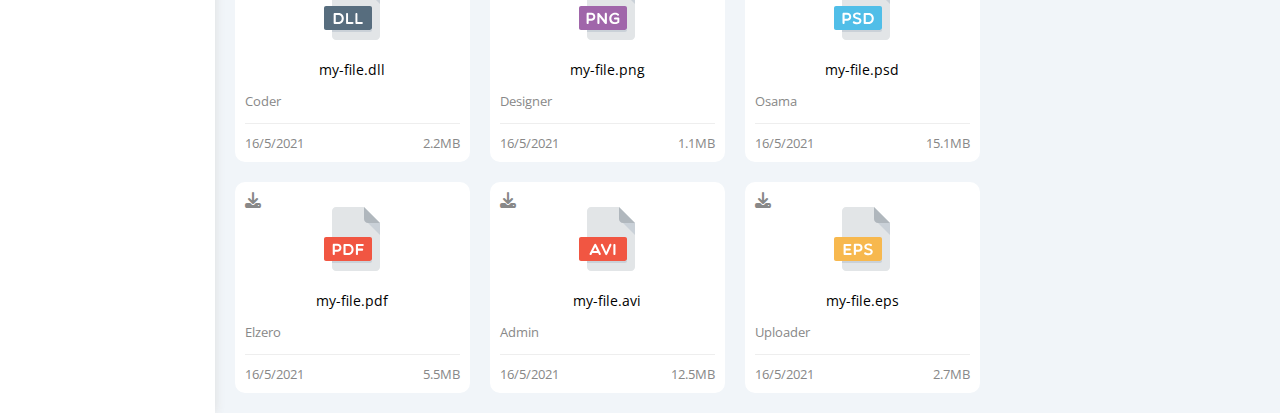
<file: files.html>
<!DOCTYPE html>
<html lang="en">
  <head>
    <meta charset="UTF-8" />
    <meta http-equiv="X-UA-Compatible" content="IE=edge" />
    <meta name="viewport" content="width=device-width, initial-scale=1.0" />
    <title>Files</title>
    <link rel="stylesheet" href="css/all.min.css" />
    <link rel="stylesheet" href="css/framework.css" />
    <link rel="stylesheet" href="css/master.css" />
    <link rel="preconnect" href="https://fonts.googleapis.com" />
    <link rel="preconnect" href="https://fonts.gstatic.com" crossorigin />
    <link href="https://fonts.googleapis.com/css2?family=Open+Sans:wght@300;500&display=swap" rel="stylesheet" />
  </head>
  <body>
    <div class="page d-flex">
      <div class="sidebar bg-white p-20 p-relative">
        <h3 class="p-relative txt-c mt-0">Website</h3>
        <ul>
          <li>
            <a class="d-flex align-center fs-14 c-black rad-6 p-10" href="index.html">
              <i class="fa-regular fa-chart-bar fa-fw"></i>
              <span class="fs-14" >Dashboard</span>
            </a>
          </li>
          <li>          
            <a class="d-flex align-center fs-14 c-black rad-6 p-10" href="settings.html">
              <i class="fa-solid fa-gear fa-fw"></i>
              <span class="fs-14">Settings</span>
            </a>
          </li>
          <li>
            <a class="d-flex align-center fs-14 c-black rad-6 p-10" href="profile.html">
              <i class="fa-regular fa-user fa-fw"></i>
              <span class="fs-14">Profile</span>
            </a>
          </li>
          <li>
            <a class="d-flex align-center fs-14 c-black rad-6 p-10" href="projects.html">
              <i class="fa-solid fa-diagram-project fa-fw"></i>
              <span class="fs-14">Projects</span>
            </a>
          </li>
          <li>
            <a class="d-flex align-center fs-14 c-black rad-6 p-10" href="courses.html">
              <i class="fa-solid fa-graduation-cap fa-fw"></i>
              <span class="fs-14">Courses</span>
            </a>
          </li>
          <li>
            <a class="d-flex align-center fs-14 c-black rad-6 p-10" href="friends.html">
              <i class="fa-solid fa-user-group"></i>
              <span class="fs-14">Friends</span>
            </a>
          </li>
          <li>
            <a class="active d-flex align-center fs-14 c-black rad-6 p-10" href="files.html">
              <i class="fa-regular fa-file fa-fw"></i>
              <span class="fs-14">Files</span>
            </a>
          </li>
          <li>
            <a class="d-flex align-center fs-14 c-black rad-6 p-10" href="plans.html">
              <i class="fa-regular fa-credit-card fa-fw"></i>
              <span class="fs-14">Plans</span>
            </a>
          </li>
        </ul>
      </div>
      <div class="content w-full over-hiddn">
        <!-- Start Head -->
        <div class="head bg-white p-15 between-flex">
          <div class="search p-relative">
            <input class="border-ccc rad-10" type="search" placeholder="Type A Keywod" name="search" id="">
          </div>
          <div class="icons d-flex align-center">
            <span class="notification p-relative">
              <a class="c-black" href="mail.html" >
                <i class="fa-regular fa-bell fa-lg"></i>
              </a>
            </span>
            <img src="imgs/avatar.png" alt="">
          </div>
        </div>
        <!-- End Head -->
        <h1 class="p-relative">Files</h1>
        <div class="files-page d-flex m-20 gap-20">
          <div class="files-stats p-20 bg-white rad-10">
            <h2 class="mt-0 mb-15 txt-c-mobile">Files Statistics</h2>
            <div class="d-flex align-center border-eee p-10 rad-6 mb-15 fs-13">
              <i class="fa-regular fa-file-pdf fa-lg blue center-flex c-blue icon"></i>
              <div class="info">
                <span>PDF Files</span>
                <span class="c-grey d-block mt-5">130</span>
              </div>
              <div class="size c-grey">6.5GB</div>
            </div>
            <div class="d-flex align-center border-eee p-10 rad-6 mb-15 fs-13">
              <i class="fa-regular fa-images fa-lg green center-flex c-green icon"></i>
              <div class="info">
                <span>Images</span>
                <span class="c-grey d-block mt-5">115 Files</span>
              </div>
              <div class="size c-grey">3.5GB</div>
            </div>
            <div class="d-flex align-center border-eee p-10 rad-6 mb-15 fs-13">
              <i class="fa-regular fa-file-word fa-lg red center-flex c-red icon"></i>
              <div class="info">
                <span>Word Files</span>
                <span class="c-grey d-block mt-5">110 Files</span>
              </div>
              <div class="size c-grey">3.2GB</div>
            </div>
            <div class="d-flex align-center border-eee p-10 rad-6 fs-13">
              <i class="fa-solid fa-file-csv fa-lg orange center-flex c-orange icon"></i>
              <div class="info">
                <span>CSV Files</span>
                <span class="c-grey d-block mt-5">99 Files</span>
              </div>
              <div class="size c-grey">2.9GB</div>
            </div>
            <a class="upload bg-blue c-white fs-13 rad-6 d-block w-fit" href="#">
              <i class="fa-solid fa-angles-up mr-10"></i>
              Upload
            </a>
          </div>
          <div class="files-content d-grid gap-20">
            <div class="file bg-white p-10 rad-10">
              <i class="fa-solid fa-download c-grey p-absolute"></i>
              <div class="icon txt-c">
                <img class="mt-15 mb-15" src="imgs/pdf.svg" alt="" />
              </div>
              <div class="txt-c mb-10 fs-14">my-file.pdf</div>
              <p class="c-grey fs-13">Elzero</p>
              <div class="info between-flex mt-10 pt-10 fs-13 c-grey">
                <span>20/06/2020</span>
                <span>5.5MB</span>
              </div>
            </div>
            <div class="file bg-white p-10 rad-10">
              <i class="fa-solid fa-download c-grey p-absolute"></i>
              <div class="icon txt-c">
                <img class="mt-15 mb-15" src="imgs/avi.svg" alt="" />
              </div>
              <div class="txt-c mb-10 fs-14">my-file.avi</div>
              <p class="c-grey fs-13">Admin</p>
              <div class="info between-flex mt-10 pt-10 fs-13 c-grey">
                <span>16/5/2021</span>
                <span>12.5MB</span>
              </div>
            </div>
            <div class="file bg-white p-10 rad-10">
              <i class="fa-solid fa-download c-grey p-absolute"></i>
              <div class="icon txt-c">
                <img class="mt-15 mb-15" src="imgs/eps.svg" alt="" />
              </div>
              <div class="txt-c mb-10 fs-14">my-file.eps</div>
              <p class="c-grey fs-13">Uploader</p>
              <div class="info between-flex mt-10 pt-10 fs-13 c-grey">
                <span>16/5/2021</span>
                <span>2.7MB</span>
              </div>
            </div>
            <div class="file bg-white p-10 rad-10">
              <i class="fa-solid fa-download c-grey p-absolute"></i>
              <div class="icon txt-c">
                <img class="mt-15 mb-15" src="imgs/psd.svg" alt="" />
              </div>
              <div class="txt-c mb-10 fs-14">my-file.psd</div>
              <p class="c-grey fs-13">Osama</p>
              <div class="info between-flex mt-10 pt-10 fs-13 c-grey">
                <span>16/5/2021</span>
                <span>15.1MB</span>
              </div>
            </div>
            <div class="file bg-white p-10 rad-10">
              <i class="fa-solid fa-download c-grey p-absolute"></i>
              <div class="icon txt-c">
                <img class="mt-15 mb-15" src="imgs/dll.svg" alt="" />
              </div>
              <div class="txt-c mb-10 fs-14">my-file.dll</div>
              <p class="c-grey fs-13">Coder</p>
              <div class="info between-flex mt-10 pt-10 fs-13 c-grey">
                <span>16/5/2021</span>
                <span>2.2MB</span>
              </div>
            </div>
            <div class="file bg-white p-10 rad-10">
              <i class="fa-solid fa-download c-grey p-absolute"></i>
              <div class="icon txt-c">
                <img class="mt-15 mb-15" src="imgs/png.svg" alt="" />
              </div>
              <div class="txt-c mb-10 fs-14">my-file.png</div>
              <p class="c-grey fs-13">Designer</p>
              <div class="info between-flex mt-10 pt-10 fs-13 c-grey">
                <span>16/5/2021</span>
                <span>1.1MB</span>
              </div>
            </div>
            <div class="file bg-white p-10 rad-10">
              <i class="fa-solid fa-download c-grey p-absolute"></i>
              <div class="icon txt-c">
                <img class="mt-15 mb-15" src="imgs/dll.svg" alt="" />
              </div>
              <div class="txt-c mb-10 fs-14">my-file.dll</div>
              <p class="c-grey fs-13">Coder</p>
              <div class="info between-flex mt-10 pt-10 fs-13 c-grey">
                <span>16/5/2021</span>
                <span>2.2MB</span>
              </div>
            </div>
            <div class="file bg-white p-10 rad-10">
              <i class="fa-solid fa-download c-grey p-absolute"></i>
              <div class="icon txt-c">
                <img class="mt-15 mb-15" src="imgs/png.svg" alt="" />
              </div>
              <div class="txt-c mb-10 fs-14">my-file.png</div>
              <p class="c-grey fs-13">Designer</p>
              <div class="info between-flex mt-10 pt-10 fs-13 c-grey">
                <span>16/5/2021</span>
                <span>1.1MB</span>
              </div>
            </div>
            <div class="file bg-white p-10 rad-10">
              <i class="fa-solid fa-download c-grey p-absolute"></i>
              <div class="icon txt-c">
                <img class="mt-15 mb-15" src="imgs/psd.svg" alt="" />
              </div>
              <div class="txt-c mb-10 fs-14">my-file.psd</div>
              <p class="c-grey fs-13">Osama</p>
              <div class="info between-flex mt-10 pt-10 fs-13 c-grey">
                <span>16/5/2021</span>
                <span>15.1MB</span>
              </div>
            </div>
            <div class="file bg-white p-10 rad-10">
              <i class="fa-solid fa-download c-grey p-absolute"></i>
              <div class="icon txt-c">
                <img class="mt-15 mb-15" src="imgs/pdf.svg" alt="" />
              </div>
              <div class="txt-c mb-10 fs-14">my-file.pdf</div>
              <p class="c-grey fs-13">Elzero</p>
              <div class="info between-flex mt-10 pt-10 fs-13 c-grey">
                <span>16/5/2021</span>
                <span>5.5MB</span>
              </div>
            </div>
            <div class="file bg-white p-10 rad-10">
              <i class="fa-solid fa-download c-grey p-absolute"></i>
              <div class="icon txt-c">
                <img class="mt-15 mb-15" src="imgs/avi.svg" alt="" />
              </div>
              <div class="txt-c mb-10 fs-14">my-file.avi</div>
              <p class="c-grey fs-13">Admin</p>
              <div class="info between-flex mt-10 pt-10 fs-13 c-grey">
                <span>16/5/2021</span>
                <span>12.5MB</span>
              </div>
            </div>
            <div class="file bg-white p-10 rad-10">
              <i class="fa-solid fa-download c-grey p-absolute"></i>
              <div class="icon txt-c">
                <img class="mt-15 mb-15" src="imgs/eps.svg" alt="" />
              </div>
              <div class="txt-c mb-10 fs-14">my-file.eps</div>
              <p class="c-grey fs-13">Uploader</p>
              <div class="info between-flex mt-10 pt-10 fs-13 c-grey">
                <span>16/5/2021</span>
                <span>2.7MB</span>
              </div>
            </div>
            <div class="file bg-white p-10 rad-10">
              <i class="fa-solid fa-download c-grey p-absolute"></i>
              <div class="icon txt-c">
                <img class="mt-15 mb-15" src="imgs/pdf.svg" alt="" />
              </div>
              <div class="txt-c mb-10 fs-14">my-file.pdf</div>
              <p class="c-grey fs-13">Elzero</p>
              <div class="info between-flex mt-10 pt-10 fs-13 c-grey">
                <span>16/5/2021</span>
                <span>5.5MB</span>
              </div>
            </div>
            <div class="file bg-white p-10 rad-10">
              <i class="fa-solid fa-download c-grey p-absolute"></i>
              <div class="icon txt-c">
                <img class="mt-15 mb-15" src="imgs/avi.svg" alt="" />
              </div>
              <div class="txt-c mb-10 fs-14">my-file.avi</div>
              <p class="c-grey fs-13">Admin</p>
              <div class="info between-flex mt-10 pt-10 fs-13 c-grey">
                <span>16/5/2021</span>
                <span>12.5MB</span>
              </div>
            </div>
            <div class="file bg-white p-10 rad-10">
              <i class="fa-solid fa-download c-grey p-absolute"></i>
              <div class="icon txt-c">
                <img class="mt-15 mb-15" src="imgs/eps.svg" alt="" />
              </div>
              <div class="txt-c mb-10 fs-14">my-file.eps</div>
              <p class="c-grey fs-13">Uploader</p>
              <div class="info between-flex mt-10 pt-10 fs-13 c-grey">
                <span>16/5/2021</span>
                <span>2.7MB</span>
              </div>
            </div>
            <div class="file bg-white p-10 rad-10">
              <i class="fa-solid fa-download c-grey p-absolute"></i>
              <div class="icon txt-c">
                <img class="mt-15 mb-15" src="imgs/psd.svg" alt="" />
              </div>
              <div class="txt-c mb-10 fs-14">my-file.psd</div>
              <p class="c-grey fs-13">Osama</p>
              <div class="info between-flex mt-10 pt-10 fs-13 c-grey">
                <span>16/5/2021</span>
                <span>15.1MB</span>
              </div>
            </div>
            <div class="file bg-white p-10 rad-10">
              <i class="fa-solid fa-download c-grey p-absolute"></i>
              <div class="icon txt-c">
                <img class="mt-15 mb-15" src="imgs/dll.svg" alt="" />
              </div>
              <div class="txt-c mb-10 fs-14">my-file.dll</div>
              <p class="c-grey fs-13">Coder</p>
              <div class="info between-flex mt-10 pt-10 fs-13 c-grey">
                <span>16/5/2021</span>
                <span>2.2MB</span>
              </div>
            </div>
            <div class="file bg-white p-10 rad-10">
              <i class="fa-solid fa-download c-grey p-absolute"></i>
              <div class="icon txt-c">
                <img class="mt-15 mb-15" src="imgs/png.svg" alt="" />
              </div>
              <div class="txt-c mb-10 fs-14">my-file.png</div>
              <p class="c-grey fs-13">Designer</p>
              <div class="info between-flex mt-10 pt-10 fs-13 c-grey">
                <span>16/5/2021</span>
                <span>1.1MB</span>
              </div>
            </div>
            <div class="file bg-white p-10 rad-10">
              <i class="fa-solid fa-download c-grey p-absolute"></i>
              <div class="icon txt-c">
                <img class="mt-15 mb-15" src="imgs/dll.svg" alt="" />
              </div>
              <div class="txt-c mb-10 fs-14">my-file.dll</div>
              <p class="c-grey fs-13">Coder</p>
              <div class="info between-flex mt-10 pt-10 fs-13 c-grey">
                <span>16/5/2021</span>
                <span>2.2MB</span>
              </div>
            </div>
            <div class="file bg-white p-10 rad-10">
              <i class="fa-solid fa-download c-grey p-absolute"></i>
              <div class="icon txt-c">
                <img class="mt-15 mb-15" src="imgs/png.svg" alt="" />
              </div>
              <div class="txt-c mb-10 fs-14">my-file.png</div>
              <p class="c-grey fs-13">Designer</p>
              <div class="info between-flex mt-10 pt-10 fs-13 c-grey">
                <span>16/5/2021</span>
                <span>1.1MB</span>
              </div>
            </div>
            <div class="file bg-white p-10 rad-10">
              <i class="fa-solid fa-download c-grey p-absolute"></i>
              <div class="icon txt-c">
                <img class="mt-15 mb-15" src="imgs/psd.svg" alt="" />
              </div>
              <div class="txt-c mb-10 fs-14">my-file.psd</div>
              <p class="c-grey fs-13">Osama</p>
              <div class="info between-flex mt-10 pt-10 fs-13 c-grey">
                <span>16/5/2021</span>
                <span>15.1MB</span>
              </div>
            </div>
            <div class="file bg-white p-10 rad-10">
              <i class="fa-solid fa-download c-grey p-absolute"></i>
              <div class="icon txt-c">
                <img class="mt-15 mb-15" src="imgs/pdf.svg" alt="" />
              </div>
              <div class="txt-c mb-10 fs-14">my-file.pdf</div>
              <p class="c-grey fs-13">Elzero</p>
              <div class="info between-flex mt-10 pt-10 fs-13 c-grey">
                <span>16/5/2021</span>
                <span>5.5MB</span>
              </div>
            </div>
            <div class="file bg-white p-10 rad-10">
              <i class="fa-solid fa-download c-grey p-absolute"></i>
              <div class="icon txt-c">
                <img class="mt-15 mb-15" src="imgs/avi.svg" alt="" />
              </div>
              <div class="txt-c mb-10 fs-14">my-file.avi</div>
              <p class="c-grey fs-13">Admin</p>
              <div class="info between-flex mt-10 pt-10 fs-13 c-grey">
                <span>16/5/2021</span>
                <span>12.5MB</span>
              </div>
            </div>
            <div class="file bg-white p-10 rad-10">
              <i class="fa-solid fa-download c-grey p-absolute"></i>
              <div class="icon txt-c">
                <img class="mt-15 mb-15" src="imgs/eps.svg" alt="" />
              </div>
              <div class="txt-c mb-10 fs-14">my-file.eps</div>
              <p class="c-grey fs-13">Uploader</p>
              <div class="info between-flex mt-10 pt-10 fs-13 c-grey">
                <span>16/5/2021</span>
                <span>2.7MB</span>
              </div>
            </div>
          </div>
        </div>
      </div>
    </div>
  </body>
</html>
</file>
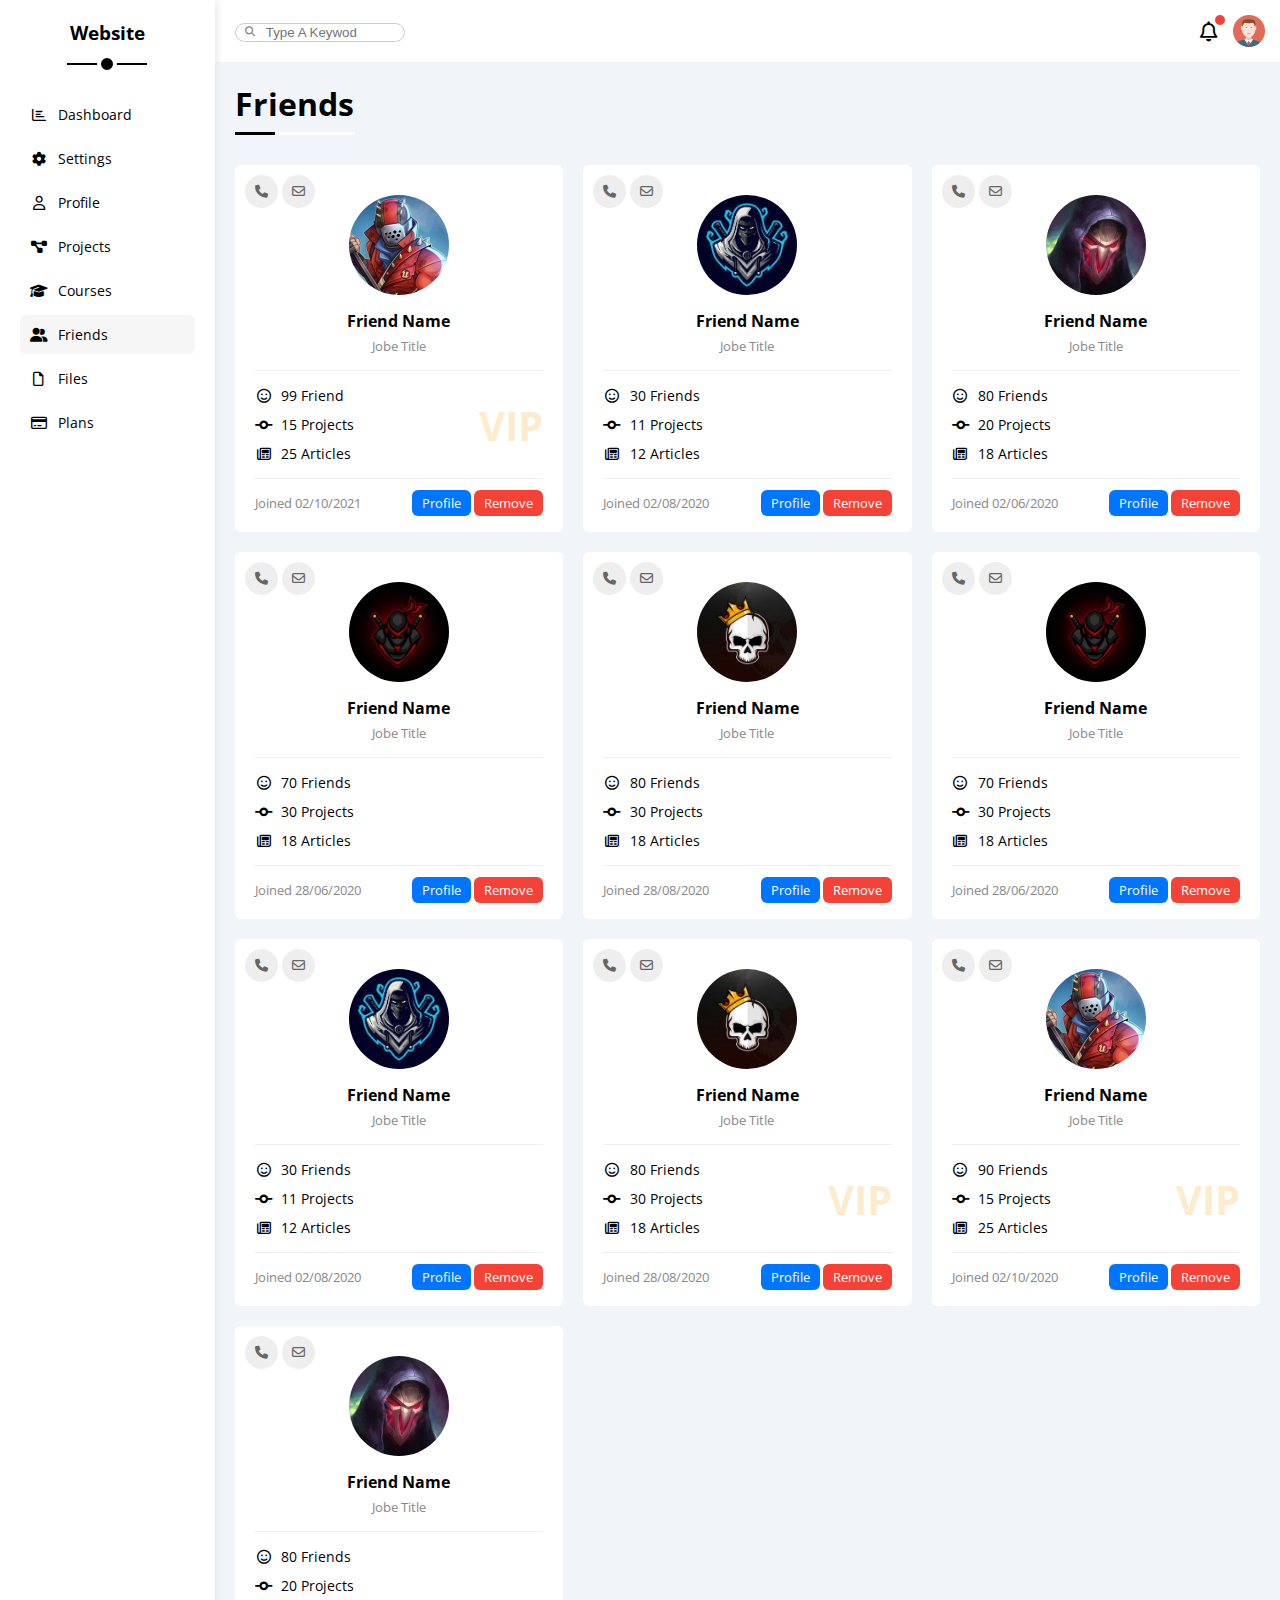
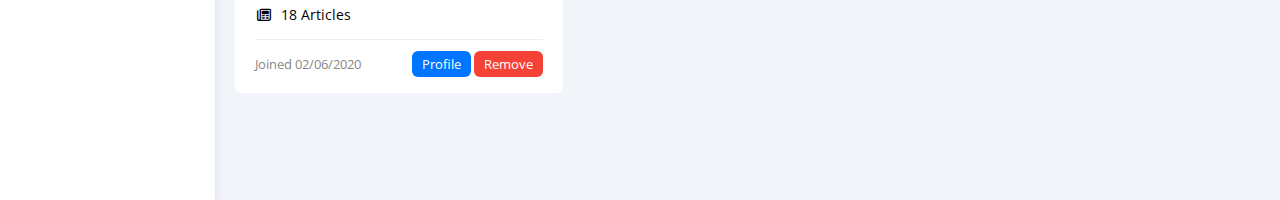
<file: friends.html>
<!DOCTYPE html>
<html lang="en">
  <head>
    <meta charset="UTF-8" />
    <meta http-equiv="X-UA-Compatible" content="IE=edge" />
    <meta name="viewport" content="width=device-width, initial-scale=1.0" />
    <title>Friends</title>
    <link rel="stylesheet" href="css/all.min.css" />
    <link rel="stylesheet" href="css/framework.css" />
    <link rel="stylesheet" href="css/master.css" />
    <link rel="preconnect" href="https://fonts.googleapis.com" />
    <link rel="preconnect" href="https://fonts.gstatic.com" crossorigin />
    <link href="https://fonts.googleapis.com/css2?family=Open+Sans:wght@300;500&display=swap" rel="stylesheet" />
  </head>
  <body>
    <div class="page d-flex">
      <div class="sidebar bg-white p-20 p-relative">
        <h3 class="p-relative txt-c mt-0">Website</h3>
        <ul>
          <li>
            <a class="d-flex align-center fs-14 c-black rad-6 p-10" href="index.html">
              <i class="fa-regular fa-chart-bar fa-fw"></i>
              <span class="fs-14" >Dashboard</span>
            </a>
          </li>
          <li>          
            <a class="d-flex align-center fs-14 c-black rad-6 p-10" href="settings.html">
              <i class="fa-solid fa-gear fa-fw"></i>
              <span class="fs-14">Settings</span>
            </a>
          </li>
          <li>
            <a class="d-flex align-center fs-14 c-black rad-6 p-10" href="profile.html">
              <i class="fa-regular fa-user fa-fw"></i>
              <span class="fs-14">Profile</span>
            </a>
          </li>
          <li>
            <a class="d-flex align-center fs-14 c-black rad-6 p-10" href="projects.html">
              <i class="fa-solid fa-diagram-project fa-fw"></i>
              <span class="fs-14">Projects</span>
            </a>
          </li>
          <li>
            <a class="d-flex align-center fs-14 c-black rad-6 p-10" href="courses.html">
              <i class="fa-solid fa-graduation-cap fa-fw"></i>
              <span class="fs-14">Courses</span>
            </a>
          </li>
          <li>
            <a class="active d-flex align-center fs-14 c-black rad-6 p-10" href="friends.html">
              <i class="fa-solid fa-user-group"></i>
              <span class="fs-14">Friends</span>
            </a>
          </li>
          <li>
            <a class="d-flex align-center fs-14 c-black rad-6 p-10" href="files.html">
              <i class="fa-regular fa-file fa-fw"></i>
              <span class="fs-14">Files</span>
            </a>
          </li>
          <li>
            <a class="d-flex align-center fs-14 c-black rad-6 p-10" href="plans.html">
              <i class="fa-regular fa-credit-card fa-fw"></i>
              <span class="fs-14">Plans</span>
            </a>
          </li>
        </ul>
      </div>
      <div class="content w-full over-hiddn">
        <!-- Start Head -->
        <div class="head bg-white p-15 between-flex">
          <div class="search p-relative">
            <input class="border-ccc rad-10" type="search" placeholder="Type A Keywod" name="search" id="">
          </div>
          <div class="icons d-flex align-center">
            <span class="notification p-relative">
              <a class="c-black" href="mail.html" >
                <i class="fa-regular fa-bell fa-lg"></i>
              </a>
            </span>
            <img src="imgs/avatar.png" alt="">
          </div>
        </div>
        <!-- End Head -->
        <h1 class="p-relative">Friends</h1>
        <div class="friends-page d-grid m-20 gap-20">
          <div class="friend bg-white rad-6 p-20 p-relative">
            <div class="contact">
              <i class="fa-solid fa-phone"></i>
              <i class="fa-regular fa-envelope"></i>
            </div>
            <div class="txt-c">
              <img class="rad-half mt-10 mb-10 w-100 h-100" src="imgs/friend-01.jpg" alt="" />
              <h4 class="m-0">Friend Name</h4>
              <p class="c-grey fs-13 mt-5 mb-0">Jobe Title</p>
            </div>
            <div class="icons fs-14 p-relative">
              <div class="mb-10">
                <i class="fa-regular fa-face-smile fa-fw"></i>
                <span>99 Friend</span>
              </div>
              <div class="mb-10">
                <i class="fa-solid fa-code-commit fa-fw"></i>
                <span>15 Projects</span>
              </div>
              <div>
                <i class="fa-regular fa-newspaper fa-fw"></i>
                <span>25 Articles</span>
              </div>
              <span class="vip fw-bold c-orange">VIP</span>
            </div>
            <div class="info between-flex fs-13">
              <span class="c-grey">Joined 02/10/2021</span>
              <div>
                <a class="bg-blue c-white btn-shape" href="profile.html">Profile</a>
                <a class="bg-red c-white btn-shape" href="#">Remove</a>
              </div>
            </div>
          </div>
          <div class="friend bg-white rad-6 p-20 p-relative">
            <div class="contact">
              <i class="fa-solid fa-phone"></i>
              <i class="fa-regular fa-envelope"></i>
            </div>
            <div class="txt-c">
              <img class="rad-half mt-10 mb-10 w-100 h-100" src="imgs/friend-02.jpg" alt="" />
              <h4 class="m-0">Friend Name</h4>
              <p class="c-grey fs-13 mt-5 mb-0">Jobe Title</p>
            </div>
            <div class="icons fs-14 p-relative">
              <div class="mb-10">
                <i class="fa-regular fa-face-smile fa-fw"></i>
                <span>30 Friends</span>
              </div>
              <div class="mb-10">
                <i class="fa-solid fa-code-commit fa-fw"></i>
                <span>11 Projects</span>
              </div>
              <div>
                <i class="fa-regular fa-newspaper fa-fw"></i>
                <span>12 Articles</span>
              </div>
            </div>
            <div class="info between-flex fs-13">
              <span class="c-grey">Joined 02/08/2020</span>
              <div>
                <a class="bg-blue c-white btn-shape" href="profile.html">Profile</a>
                <a class="bg-red c-white btn-shape" href="">Remove</a>
              </div>
            </div>
          </div>
          <div class="friend bg-white rad-6 p-20 p-relative">
            <div class="contact">
              <i class="fa-solid fa-phone"></i>
              <i class="fa-regular fa-envelope"></i>
            </div>
            <div class="txt-c">
              <img class="rad-half mt-10 mb-10 w-100 h-100" src="imgs/friend-03.jpg" alt="" />
              <h4 class="m-0">Friend Name</h4>
              <p class="c-grey fs-13 mt-5 mb-0">Jobe Title</p>
            </div>
            <div class="icons fs-14 p-relative">
              <div class="mb-10">
                <i class="fa-regular fa-face-smile fa-fw"></i>
                <span>80 Friends</span>
              </div>
              <div class="mb-10">
                <i class="fa-solid fa-code-commit fa-fw"></i>
                <span>20 Projects</span>
              </div>
              <div>
                <i class="fa-regular fa-newspaper fa-fw"></i>
                <span>18 Articles</span>
              </div>
            </div>
            <div class="info between-flex fs-13">
              <span class="c-grey">Joined 02/06/2020</span>
              <div>
                <a class="bg-blue c-white btn-shape" href="profile.html">Profile</a>
                <a class="bg-red c-white btn-shape" href="">Remove</a>
              </div>
            </div>
          </div>
          <div class="friend bg-white rad-6 p-20 p-relative">
            <div class="contact">
              <i class="fa-solid fa-phone"></i>
              <i class="fa-regular fa-envelope"></i>
            </div>
            <div class="txt-c">
              <img class="rad-half mt-10 mb-10 w-100 h-100" src="imgs/friend-04.jpg" alt="" />
              <h4 class="m-0">Friend Name</h4>
              <p class="c-grey fs-13 mt-5 mb-0">Jobe Title</p>
            </div>
            <div class="icons fs-14 p-relative">
              <div class="mb-10">
                <i class="fa-regular fa-face-smile fa-fw"></i>
                <span>70 Friends</span>
              </div>
              <div class="mb-10">
                <i class="fa-solid fa-code-commit fa-fw"></i>
                <span>30 Projects</span>
              </div>
              <div>
                <i class="fa-regular fa-newspaper fa-fw"></i>
                <span>18 Articles</span>
              </div>
            </div>
            <div class="info between-flex fs-13">
              <span class="c-grey">Joined 28/06/2020</span>
              <div>
                <a class="bg-blue c-white btn-shape" href="profile.html">Profile</a>
                <a class="bg-red c-white btn-shape" href="">Remove</a>
              </div>
            </div>
          </div>
          <div class="friend bg-white rad-6 p-20 p-relative">
            <div class="contact">
              <i class="fa-solid fa-phone"></i>
              <i class="fa-regular fa-envelope"></i>
            </div>
            <div class="txt-c">
              <img class="rad-half mt-10 mb-10 w-100 h-100" src="imgs/friend-05.jpg" alt="" />
              <h4 class="m-0">Friend Name</h4>
              <p class="c-grey fs-13 mt-5 mb-0">Jobe Title</p>
            </div>
            <div class="icons fs-14 p-relative">
              <div class="mb-10">
                <i class="fa-regular fa-face-smile fa-fw"></i>
                <span>80 Friends</span>
              </div>
              <div class="mb-10">
                <i class="fa-solid fa-code-commit fa-fw"></i>
                <span>30 Projects</span>
              </div>
              <div>
                <i class="fa-regular fa-newspaper fa-fw"></i>
                <span>18 Articles</span>
              </div>
            </div>
            <div class="info between-flex fs-13">
              <span class="c-grey">Joined 28/08/2020</span>
              <div>
                <a class="bg-blue c-white btn-shape" href="profile.html">Profile</a>
                <a class="bg-red c-white btn-shape" href="">Remove</a>
              </div>
            </div>
          </div>
          <div class="friend bg-white rad-6 p-20 p-relative">
            <div class="contact">
              <i class="fa-solid fa-phone"></i>
              <i class="fa-regular fa-envelope"></i>
            </div>
            <div class="txt-c">
              <img class="rad-half mt-10 mb-10 w-100 h-100" src="imgs/friend-04.jpg" alt="" />
              <h4 class="m-0">Friend Name</h4>
              <p class="c-grey fs-13 mt-5 mb-0">Jobe Title</p>
            </div>
            <div class="icons fs-14 p-relative">
              <div class="mb-10">
                <i class="fa-regular fa-face-smile fa-fw"></i>
                <span>70 Friends</span>
              </div>
              <div class="mb-10">
                <i class="fa-solid fa-code-commit fa-fw"></i>
                <span>30 Projects</span>
              </div>
              <div>
                <i class="fa-regular fa-newspaper fa-fw"></i>
                <span>18 Articles</span>
              </div>
            </div>
            <div class="info between-flex fs-13">
              <span class="c-grey">Joined 28/06/2020</span>
              <div>
                <a class="bg-blue c-white btn-shape" href="profile.html">Profile</a>
                <a class="bg-red c-white btn-shape" href="">Remove</a>
              </div>
            </div>
          </div>
          <div class="friend bg-white rad-6 p-20 p-relative">
            <div class="contact">
              <i class="fa-solid fa-phone"></i>
              <i class="fa-regular fa-envelope"></i>
            </div>
            <div class="txt-c">
              <img class="rad-half mt-10 mb-10 w-100 h-100" src="imgs/friend-02.jpg" alt="" />
              <h4 class="m-0">Friend Name</h4>
              <p class="c-grey fs-13 mt-5 mb-0">Jobe Title</p>
            </div>
            <div class="icons fs-14 p-relative">
              <div class="mb-10">
                <i class="fa-regular fa-face-smile fa-fw"></i>
                <span>30 Friends</span>
              </div>
              <div class="mb-10">
                <i class="fa-solid fa-code-commit fa-fw"></i>
                <span>11 Projects</span>
              </div>
              <div>
                <i class="fa-regular fa-newspaper fa-fw"></i>
                <span>12 Articles</span>
              </div>
            </div>
            <div class="info between-flex fs-13">
              <span class="c-grey">Joined 02/08/2020</span>
              <div>
                <a class="bg-blue c-white btn-shape" href="profile.html">Profile</a>
                <a class="bg-red c-white btn-shape" href="">Remove</a>
              </div>
            </div>
          </div>
          <div class="friend bg-white rad-6 p-20 p-relative">
            <div class="contact">
              <i class="fa-solid fa-phone"></i>
              <i class="fa-regular fa-envelope"></i>
            </div>
            <div class="txt-c">
              <img class="rad-half mt-10 mb-10 w-100 h-100" src="imgs/friend-05.jpg" alt="" />
              <h4 class="m-0">Friend Name</h4>
              <p class="c-grey fs-13 mt-5 mb-0">Jobe Title</p>
            </div>
            <div class="icons fs-14 p-relative">
              <div class="mb-10">
                <i class="fa-regular fa-face-smile fa-fw"></i>
                <span>80 Friends</span>
              </div>
              <div class="mb-10">
                <i class="fa-solid fa-code-commit fa-fw"></i>
                <span>30 Projects</span>
              </div>
              <div>
                <i class="fa-regular fa-newspaper fa-fw"></i>
                <span>18 Articles</span>
              </div>
              <span class="vip fw-bold c-orange">VIP</span>
            </div>
            <div class="info between-flex fs-13">
              <span class="c-grey">Joined 28/08/2020</span>
              <div>
                <a class="bg-blue c-white btn-shape" href="profile.html">Profile</a>
                <a class="bg-red c-white btn-shape" href="">Remove</a>
              </div>
            </div>
          </div>
          <div class="friend bg-white rad-6 p-20 p-relative">
            <div class="contact">
              <i class="fa-solid fa-phone"></i>
              <i class="fa-regular fa-envelope"></i>
            </div>
            <div class="txt-c">
              <img class="rad-half mt-10 mb-10 w-100 h-100" src="imgs/friend-01.jpg" alt="" />
              <h4 class="m-0">Friend Name</h4>
              <p class="c-grey fs-13 mt-5 mb-0">Jobe Title</p>
            </div>
            <div class="icons fs-14 p-relative">
              <div class="mb-10">
                <i class="fa-regular fa-face-smile fa-fw"></i>
                <span>90 Friends</span>
              </div>
              <div class="mb-10">
                <i class="fa-solid fa-code-commit fa-fw"></i>
                <span>15 Projects</span>
              </div>
              <div>
                <i class="fa-regular fa-newspaper fa-fw"></i>
                <span>25 Articles</span>
              </div>
              <span class="vip fw-bold c-orange">VIP</span>
            </div>
            <div class="info between-flex fs-13">
              <span class="c-grey">Joined 02/10/2020</span>
              <div>
                <a class="bg-blue c-white btn-shape" href="profile.html">Profile</a>
                <a class="bg-red c-white btn-shape" href="">Remove</a>
              </div>
            </div>
          </div>
          <div class="friend bg-white rad-6 p-20 p-relative">
            <div class="contact">
              <i class="fa-solid fa-phone"></i>
              <i class="fa-regular fa-envelope"></i>
            </div>
            <div class="txt-c">
              <img class="rad-half mt-10 mb-10 w-100 h-100" src="imgs/friend-03.jpg" alt="" />
              <h4 class="m-0">Friend Name</h4>
              <p class="c-grey fs-13 mt-5 mb-0">Jobe Title</p>
            </div>
            <div class="icons fs-14 p-relative">
              <div class="mb-10">
                <i class="fa-regular fa-face-smile fa-fw"></i>
                <span>80 Friends</span>
              </div>
              <div class="mb-10">
                <i class="fa-solid fa-code-commit fa-fw"></i>
                <span>20 Projects</span>
              </div>
              <div>
                <i class="fa-regular fa-newspaper fa-fw"></i>
                <span>18 Articles</span>
              </div>
            </div>
            <div class="info between-flex fs-13">
              <span class="c-grey">Joined 02/06/2020</span>
              <div>
                <a class="bg-blue c-white btn-shape" href="profile.html">Profile</a>
                <a class="bg-red c-white btn-shape" href="">Remove</a>
              </div>
            </div>
          </div>
        </div>
      </div>
    </div>
  </body>
</html>
</file>
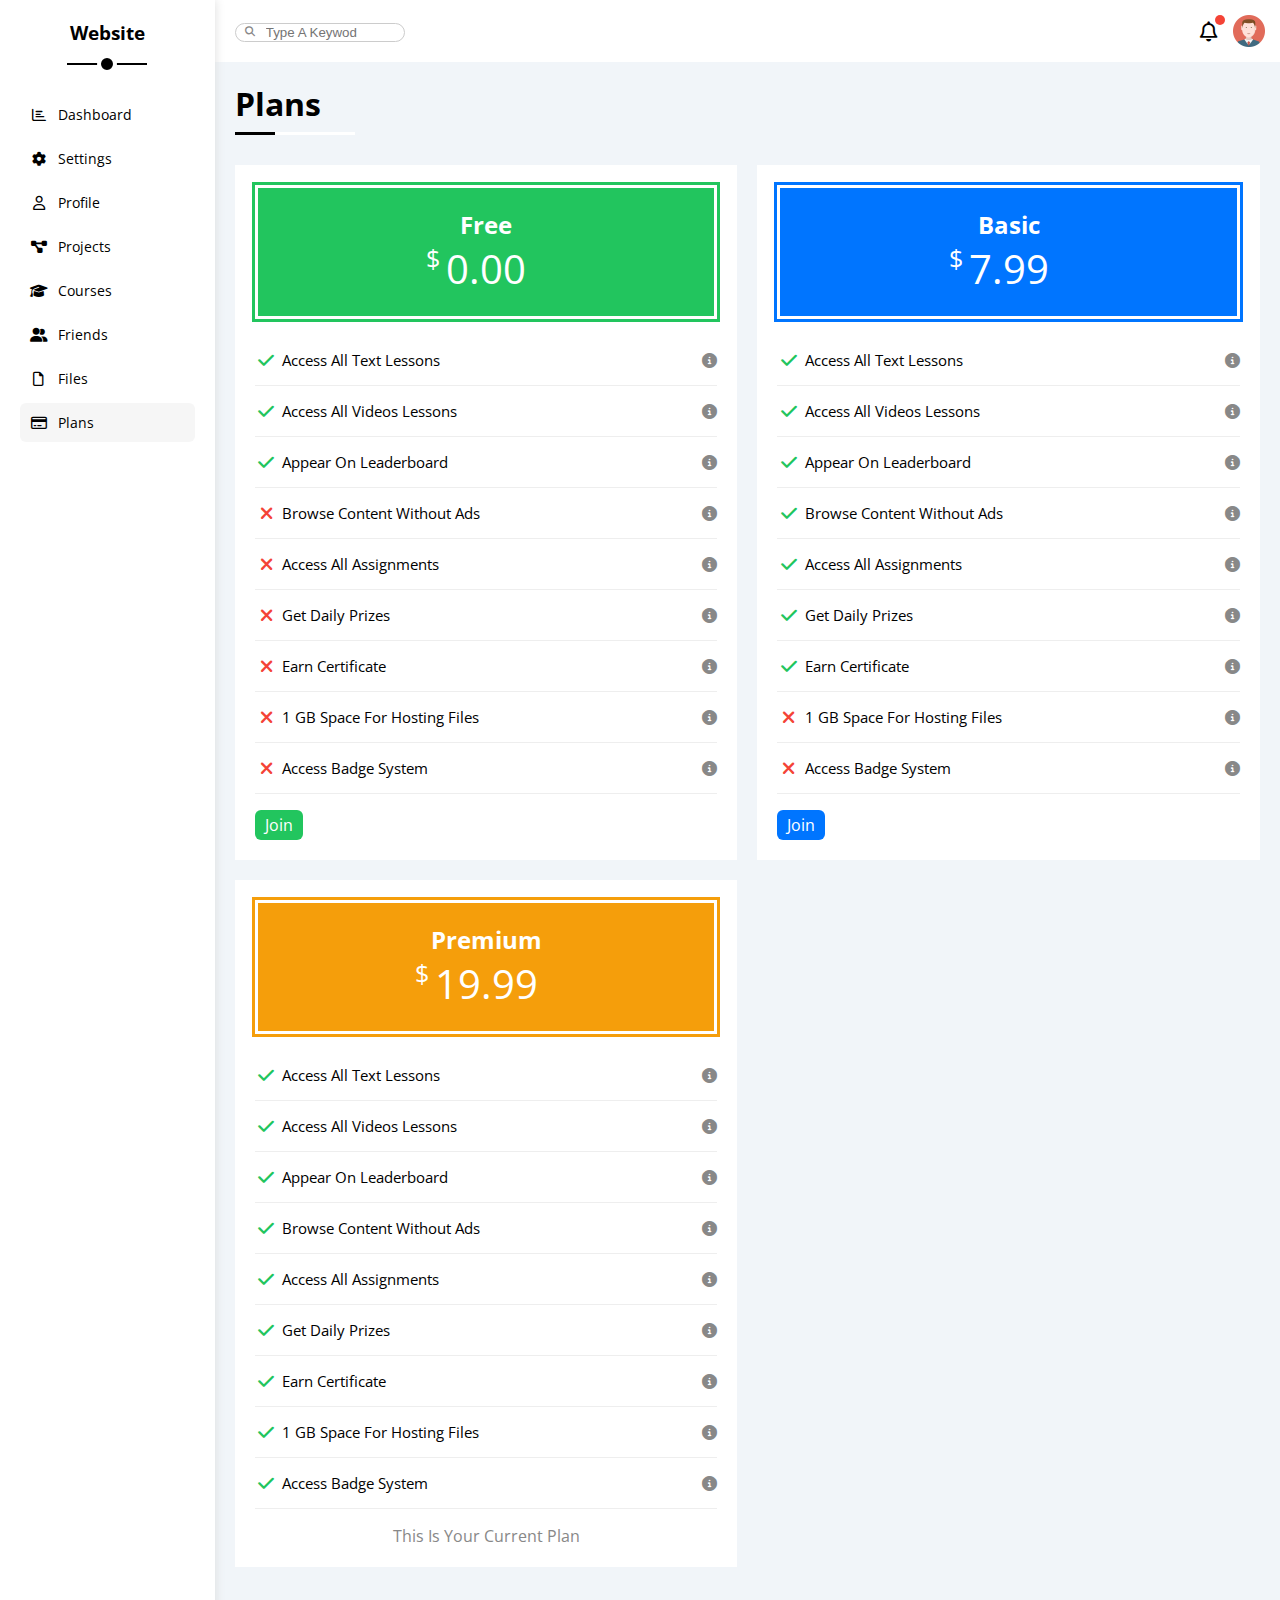
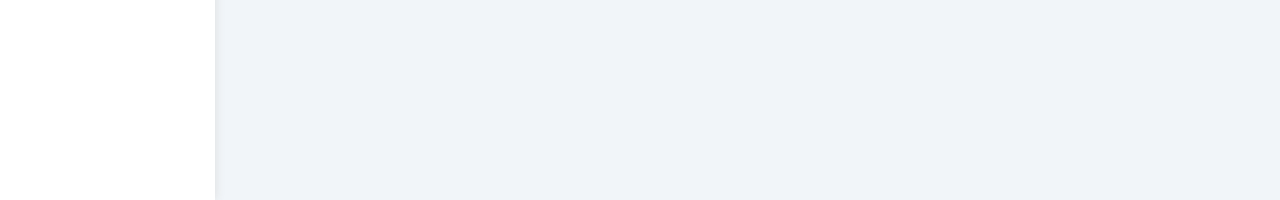
<file: plans.html>
<!DOCTYPE html>
<html lang="en">
  <head>
    <meta charset="UTF-8" />
    <meta http-equiv="X-UA-Compatible" content="IE=edge" />
    <meta name="viewport" content="width=device-width, initial-scale=1.0" />
    <title>Plans</title>
    <link rel="stylesheet" href="css/all.min.css" />
    <link rel="stylesheet" href="css/framework.css" />
    <link rel="stylesheet" href="css/master.css" />
    <link rel="preconnect" href="https://fonts.googleapis.com" />
    <link rel="preconnect" href="https://fonts.gstatic.com" crossorigin />
    <link href="https://fonts.googleapis.com/css2?family=Open+Sans:wght@300;500&display=swap" rel="stylesheet" />
  </head>
  <body>
    <div class="page d-flex">
      <div class="sidebar bg-white p-20 p-relative">
        <h3 class="p-relative txt-c mt-0">Website</h3>
        <ul>
          <li>
            <a class="d-flex align-center fs-14 c-black rad-6 p-10" href="index.html">
              <i class="fa-regular fa-chart-bar fa-fw"></i>
              <span class="fs-14" >Dashboard</span>
            </a>
          </li>
          <li>          
            <a class="d-flex align-center fs-14 c-black rad-6 p-10" href="settings.html">
              <i class="fa-solid fa-gear fa-fw"></i>
              <span class="fs-14">Settings</span>
            </a>
          </li>
          <li>
            <a class="d-flex align-center fs-14 c-black rad-6 p-10" href="profile.html">
              <i class="fa-regular fa-user fa-fw"></i>
              <span class="fs-14">Profile</span>
            </a>
          </li>
          <li>
            <a class="d-flex align-center fs-14 c-black rad-6 p-10" href="projects.html">
              <i class="fa-solid fa-diagram-project fa-fw"></i>
              <span class="fs-14">Projects</span>
            </a>
          </li>
          <li>
            <a class="d-flex align-center fs-14 c-black rad-6 p-10" href="courses.html">
              <i class="fa-solid fa-graduation-cap fa-fw"></i>
              <span class="fs-14">Courses</span>
            </a>
          </li>
          <li>
            <a class="d-flex align-center fs-14 c-black rad-6 p-10" href="friends.html">
              <i class="fa-solid fa-user-group"></i>
              <span class="fs-14">Friends</span>
            </a>
          </li>
          <li>
            <a class="d-flex align-center fs-14 c-black rad-6 p-10" href="files.html">
              <i class="fa-regular fa-file fa-fw"></i>
              <span class="fs-14">Files</span>
            </a>
          </li>
          <li>
            <a class="active d-flex align-center fs-14 c-black rad-6 p-10" href="plans.html">
              <i class="fa-regular fa-credit-card fa-fw"></i>
              <span class="fs-14">Plans</span>
            </a>
          </li>
        </ul>
      </div>
      <div class="content w-full over-hiddn">
        <!-- Start Head -->
        <div class="head bg-white p-15 between-flex">
          <div class="search p-relative">
            <input class="border-ccc rad-10" type="search" placeholder="Type A Keywod" name="search" id="">
          </div>
          <div class="icons d-flex align-center">
            <span class="notification p-relative">
              <a class="c-black" href="mail.html" >
                <i class="fa-regular fa-bell fa-lg"></i>
              </a>
            </span>
            <img src="imgs/avatar.png" alt="">
          </div>
        </div>
        <!-- End Head -->
        <h1 class="p-relative">Plans</h1>
        <div class="plans-page d-grid m-20 gap-20">
          <div class="plan green bg-white p-20">
            <div class="top bg-green txt-c p-20">
              <h2 class="m-0 c-white">Free</h2>
              <div class="price c-white"><span>$</span>0.00</div>
            </div>
            <ul>
              <li>
                <i class="fa-solid fa-check fa-fw yes"></i>
                <span>Access All Text Lessons</span>
                <i class="fa-solid fa-circle-info help"></i>
              </li>
              <li>
                <i class="fa-solid fa-check fa-fw yes"></i>
                <span>Access All Videos Lessons</span>
                <i class="fa-solid fa-circle-info help"></i>
              </li>
              <li>
                <i class="fa-solid fa-check fa-fw yes"></i>
                <span>Appear On Leaderboard</span>
                <i class="fa-solid fa-circle-info help"></i>
              </li>
              <li>
                <i class="fa-solid fa-xmark fa-fw"></i>
                <span>Browse Content Without Ads</span>
                <i class="fa-solid fa-circle-info help"></i>
              </li>
              <li>
                <i class="fa-solid fa-xmark fa-fw"></i>
                <span>Access All Assignments</span>
                <i class="fa-solid fa-circle-info help"></i>
              </li>
              <li>
                <i class="fa-solid fa-xmark fa-fw"></i>
                <span>Get Daily Prizes</span>
                <i class="fa-solid fa-circle-info help"></i>
              </li>
              <li>
                <i class="fa-solid fa-xmark fa-fw"></i>
                <span>Earn Certificate</span>
                <i class="fa-solid fa-circle-info help"></i>
              </li>
              <li>
                <i class="fa-solid fa-xmark fa-fw"></i>
                <span>1 GB Space For Hosting Files</span>
                <i class="fa-solid fa-circle-info help"></i>
              </li>
              <li>
                <i class="fa-solid fa-xmark fa-fw"></i>
                <span>Access Badge System</span>
                <i class="fa-solid fa-circle-info help"></i>
              </li>
            </ul>
            <a href="#" class="btn-shape bg-green c-white d-block w-fit">Join</a>
          </div>
          <!-- Start Plan -->
          <div class="plan blue bg-white p-20">
            <div class="top bg-blue txt-c p-20">
              <h2 class="m-0 c-white">Basic</h2>
              <div class="price c-white"><span>$</span>7.99</div>
            </div>
            <ul class="list-none p-0">
              <li>
                <i class="fa-solid fa-check fa-fw yes"></i>
                <span>Access All Text Lessons</span>
                <i class="fa-solid fa-circle-info help"></i>
              </li>
              <li>
                <i class="fa-solid fa-check fa-fw yes"></i>
                <span>Access All Videos Lessons</span>
                <i class="fa-solid fa-circle-info help"></i>
              </li>
              <li>
                <i class="fa-solid fa-check fa-fw yes"></i>
                <span>Appear On Leaderboard</span>
                <i class="fa-solid fa-circle-info help"></i>
              </li>
              <li>
                <i class="fa-solid fa-check fa-fw yes"></i>
                <span>Browse Content Without Ads</span>
                <i class="fa-solid fa-circle-info help"></i>
              </li>
              <li>
                <i class="fa-solid fa-check fa-fw yes"></i>
                <span>Access All Assignments</span>
                <i class="fa-solid fa-circle-info help"></i>
              </li>
              <li>
                <i class="fa-solid fa-check fa-fw yes"></i>
                <span>Get Daily Prizes</span>
                <i class="fa-solid fa-circle-info help"></i>
              </li>
              <li>
                <i class="fa-solid fa-check fa-fw yes"></i>
                <span>Earn Certificate</span>
                <i class="fa-solid fa-circle-info help"></i>
              </li>
              <li>
                <i class="fa-solid fa-xmark fa-fw"></i>
                <span>1 GB Space For Hosting Files</span>
                <i class="fa-solid fa-circle-info help"></i>
              </li>
              <li>
                <i class="fa-solid fa-xmark fa-fw"></i>
                <span>Access Badge System</span>
                <i class="fa-solid fa-circle-info help"></i>
              </li>
            </ul>
            <a href="#" class="btn-shape bg-blue c-white d-block w-fit">Join</a>
          </div>
          <!-- End Plan -->
          <!-- Start Plan -->
          <div class="plan orange bg-white p-20">
            <div class="top bg-orange txt-c p-20">
              <h2 class="m-0 c-white">Premium</h2>
              <div class="price c-white"><span>$</span>19.99</div>
            </div>
            <ul class="list-none p-0">
              <li>
                <i class="fa-solid fa-check fa-fw yes"></i>
                <span>Access All Text Lessons</span>
                <i class="fa-solid fa-circle-info help"></i>
              </li>
              <li>
                <i class="fa-solid fa-check fa-fw yes"></i>
                <span>Access All Videos Lessons</span>
                <i class="fa-solid fa-circle-info help"></i>
              </li>
              <li>
                <i class="fa-solid fa-check fa-fw yes"></i>
                <span>Appear On Leaderboard</span>
                <i class="fa-solid fa-circle-info help"></i>
              </li>
              <li>
                <i class="fa-solid fa-check fa-fw yes"></i>
                <span>Browse Content Without Ads</span>
                <i class="fa-solid fa-circle-info help"></i>
              </li>
              <li>
                <i class="fa-solid fa-check fa-fw yes"></i>
                <span>Access All Assignments</span>
                <i class="fa-solid fa-circle-info help"></i>
              </li>
              <li>
                <i class="fa-solid fa-check fa-fw yes"></i>
                <span>Get Daily Prizes</span>
                <i class="fa-solid fa-circle-info help"></i>
              </li>
              <li>
                <i class="fa-solid fa-check fa-fw yes"></i>
                <span>Earn Certificate</span>
                <i class="fa-solid fa-circle-info help"></i>
              </li>
              <li>
                <i class="fa-solid fa-check fa-fw yes"></i>
                <span>1 GB Space For Hosting Files</span>
                <i class="fa-solid fa-circle-info help"></i>
              </li>
              <li>
                <i class="fa-solid fa-check fa-fw yes"></i>
                <span>Access Badge System</span>
                <i class="fa-solid fa-circle-info help"></i>
              </li>
            </ul>
            <p class="c-grey m-0 txt-c">This Is Your Current Plan</p>
          </div>
          <!-- End Plan -->
        </div>
      </div>
    </div>
  </body>
</html>
</file>
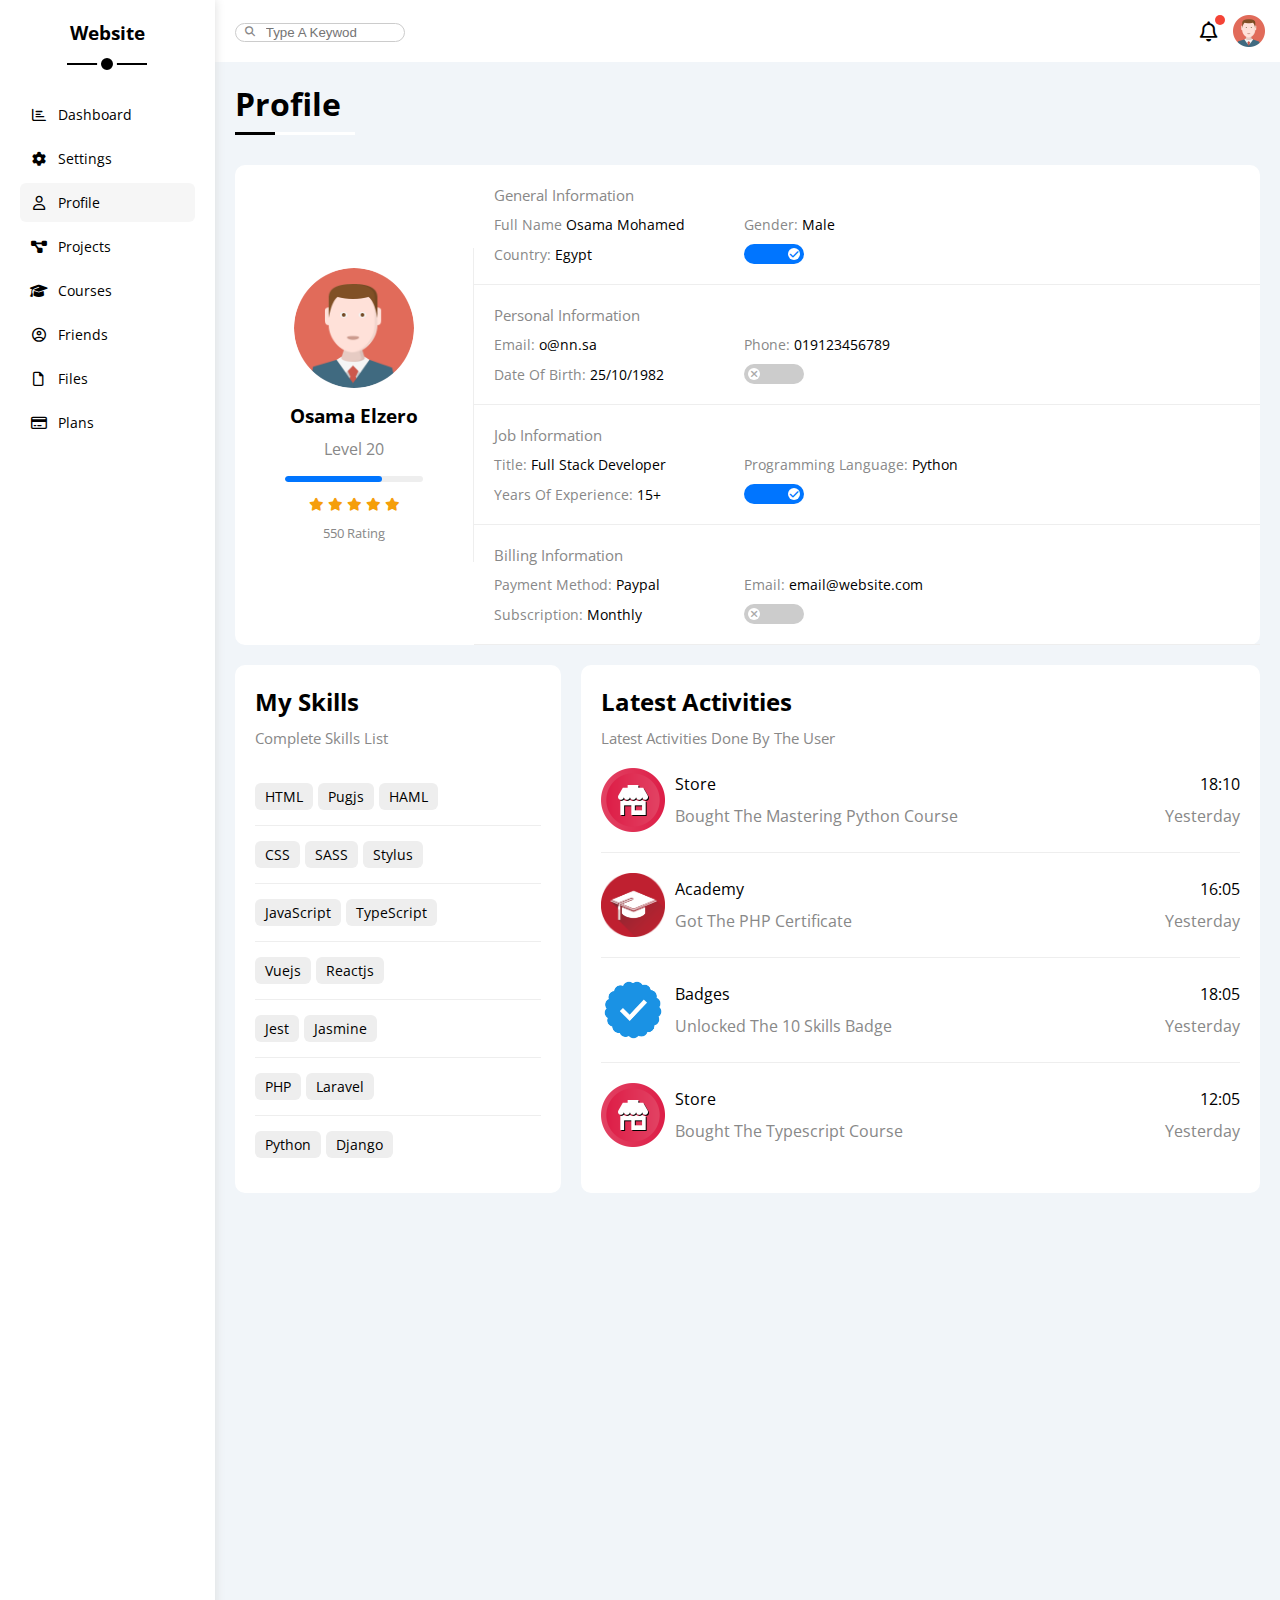
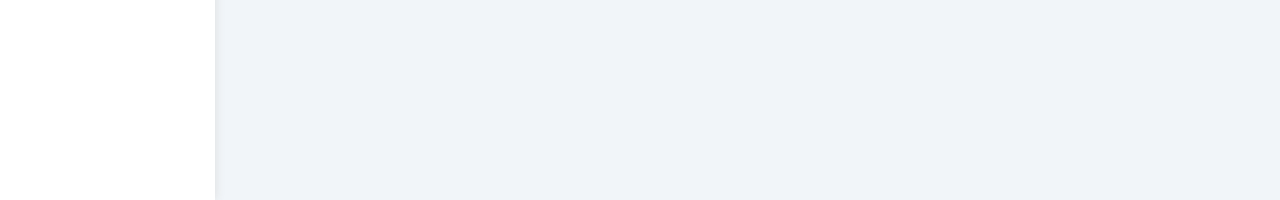
<file: profile.html>
<!DOCTYPE html>
<html lang="en">
  <head>
    <meta charset="UTF-8" />
    <meta http-equiv="X-UA-Compatible" content="IE=edge" />
    <meta name="viewport" content="width=device-width, initial-scale=1.0" />
    <title>Profile</title>
    <link rel="stylesheet" href="css/all.min.css" />
    <link rel="stylesheet" href="css/framework.css" />
    <link rel="stylesheet" href="css/master.css" />
    <link rel="preconnect" href="https://fonts.googleapis.com" />
    <link rel="preconnect" href="https://fonts.gstatic.com" crossorigin />
    <link href="https://fonts.googleapis.com/css2?family=Open+Sans:wght@300;500&display=swap" rel="stylesheet" />
  </head>
  <body>
    <div class="page d-flex">
      <div class="sidebar bg-white p-20 p-relative">
        <h3 class="p-relative txt-c mt-0">Website</h3>
        <ul>
          <li>
            <a class="d-flex align-center fs-14 c-black rad-6 p-10" href="index.html">
              <i class="fa-regular fa-chart-bar fa-fw"></i>
              <span>Dashboard</span>
            </a>
          </li>
          <li>
            <a class="d-flex align-center fs-14 c-black rad-6 p-10" href="settings.html">
              <i class="fa-solid fa-gear fa-fw"></i>
              <span>Settings</span>
            </a>
          </li>
          <li>
            <a class="active d-flex align-center fs-14 c-black rad-6 p-10" href="profile.html">
              <i class="fa-regular fa-user fa-fw"></i>
              <span>Profile</span>
            </a>
          </li>
          <li>
            <a class="d-flex align-center fs-14 c-black rad-6 p-10" href="projects.html">
              <i class="fa-solid fa-diagram-project fa-fw"></i>
              <span>Projects</span>
            </a>
          </li>
          <li>
            <a class="d-flex align-center fs-14 c-black rad-6 p-10" href="courses.html">
              <i class="fa-solid fa-graduation-cap fa-fw"></i>
              <span>Courses</span>
            </a>
          </li>
          <li>
            <a class="d-flex align-center fs-14 c-black rad-6 p-10" href="friends.html">
              <i class="fa-regular fa-circle-user fa-fw"></i>
              <span>Friends</span>
            </a>
          </li>
          <li>
            <a class="d-flex align-center fs-14 c-black rad-6 p-10" href="files.html">
              <i class="fa-regular fa-file fa-fw"></i>
              <span>Files</span>
            </a>
          </li>
          <li>
            <a class="d-flex align-center fs-14 c-black rad-6 p-10" href="plans.html">
              <i class="fa-regular fa-credit-card fa-fw"></i>
              <span>Plans</span>
            </a>
          </li>
        </ul>
      </div>
      <div class="content w-full">
        <!-- Start Head -->
        <div class="head bg-white p-15 between-flex">
          <div class="search p-relative">
            <input class="border-ccc rad-10" type="search" placeholder="Type A Keywod" name="search" id="">
          </div>
          <div class="icons d-flex align-center">
            <span class="notification p-relative">
              <a class="c-black" href="mail.html" >
                <i class="fa-regular fa-bell fa-lg"></i>
              </a>
            </span>
            <img src="imgs/avatar.png" alt="">
          </div>
        </div>
        <!-- End Head -->
        <h1 class="p-relative">Profile</h1>
        <div class="profile-page m-20">
          <!-- Start Overview -->
          <div class="overview bg-white rad-10 d-flex align-center">
            <div class="avatar-box txt-c p-20">
              <img class="rad-half mb-10" src="imgs/avatar.png" alt="" />
              <h3 class="m-0">Osama Elzero</h3>
              <p class="c-grey mt-10">Level 20</p>
              <div class="level rad-6 bg-eee p-relative">
                <span style="width: 70%"></span>
              </div>
              <div class="rating mt-10 mb-10">
                <i class="fa-solid fa-star c-orange fs-13"></i>
                <i class="fa-solid fa-star c-orange fs-13"></i>
                <i class="fa-solid fa-star c-orange fs-13"></i>
                <i class="fa-solid fa-star c-orange fs-13"></i>
                <i class="fa-solid fa-star c-orange fs-13"></i>
              </div>
              <p class="c-grey m-0 fs-13">550 Rating</p>
            </div>
            <div class="info-box w-full txt-c-mobile">
              <!-- Start Information Row -->
              <div class="box p-20 d-flex align-center">
                <h4 class="c-grey fs-15 m-0 w-full">General Information</h4>
                <div class="fs-14">
                  <span class="c-grey">Full Name</span>
                  <span>Osama Mohamed</span>
                </div>
                <div class="fs-14">
                  <span class="c-grey">Gender:</span>
                  <span>Male</span>
                </div>
                <div class="fs-14">
                  <span class="c-grey">Country:</span>
                  <span>Egypt</span>
                </div>
                <div class="fs-14">
                  <label>
                    <input class="toggle-checkbox" type="checkbox" checked />
                    <div class="toggle-switch"></div>
                  </label>
                </div>
              </div>
              <!-- End Information Row -->
              <!-- Start Information Row -->
              <div class="box p-20 d-flex align-center">
                <h4 class="c-grey w-full fs-15 m-0">Personal Information</h4>
                <div class="fs-14">
                  <span class="c-grey">Email:</span>
                  <span>o@nn.sa</span>
                </div>
                <div class="fs-14">
                  <span class="c-grey">Phone:</span>
                  <span>019123456789</span>
                </div>
                <div class="fs-14">
                  <span class="c-grey">Date Of Birth:</span>
                  <span>25/10/1982</span>
                </div>
                <div class="fs-14">
                  <label>
                    <input class="toggle-checkbox" type="checkbox" />
                    <div class="toggle-switch"></div>
                  </label>
                </div>
              </div>
              <!-- End Information Row -->
              <!-- Start Information Row -->
              <div class="box p-20 d-flex align-center">
                <h4 class="c-grey w-full fs-15 m-0">Job Information</h4>
                <div class="fs-14">
                  <span class="c-grey">Title:</span>
                  <span>Full Stack Developer</span>
                </div>
                <div class="fs-14">
                  <span class="c-grey">Programming Language:</span>
                  <span>Python</span>
                </div>
                <div class="fs-14">
                  <span class="c-grey">Years Of Experience:</span>
                  <span>15+</span>
                </div>
                <div class="fs-14">
                  <label>
                    <input class="toggle-checkbox" type="checkbox" checked />
                    <div class="toggle-switch"></div>
                  </label>
                </div>
              </div>
              <!-- End Information Row -->
              <!-- Start Information Row -->
              <div class="box p-20 d-flex align-center">
                <h4 class="c-grey w-full fs-15 m-0">Billing Information</h4>
                <div class="fs-14">
                  <span class="c-grey">Payment Method:</span>
                  <span>Paypal</span>
                </div>
                <div class="fs-14">
                  <span class="c-grey">Email:</span>
                  <span>email@website.com</span>
                </div>
                <div class="fs-14">
                  <span class="c-grey">Subscription:</span>
                  <span>Monthly</span>
                </div>
                <div class="fs-14">
                  <label>
                    <input class="toggle-checkbox" type="checkbox" />
                    <div class="toggle-switch"></div>
                  </label>
                </div>
              </div>
              <!-- End Information Row -->
            </div>
          </div>
          <!-- End Overview -->
          <!-- Start Other Data -->
          <div class="other-data d-flex gap-20">
            <div class="skills-card p-20 bg-white rad-10 mt-20">
              <h2 class="mt-0 mb-10">My Skills</h2>
              <p class="mt-0 mb-20 c-grey fs-15">Complete Skills List</p>
              <ul class="m-0 txt-c-mobile">
                <li><span>HTML</span><span>Pugjs</span><span>HAML</span></li>
                <li><span>CSS</span><span>SASS</span><span>Stylus</span></li>
                <li><span>JavaScript</span><span>TypeScript</span></li>
                <li><span>Vuejs</span><span>Reactjs</span></li>
                <li><span>Jest</span><span>Jasmine</span></li>
                <li><span>PHP</span><span>Laravel</span></li>
                <li><span>Python</span><span>Django</span></li>
              </ul>
            </div>
            <div class="activities p-20 bg-white rad-10 mt-20">
              <h2 class="mt-0 mb-10">Latest Activities</h2>
              <p class="mt-0 mb-20 c-grey fs-15">Latest Activities Done By The User</p>
              <div class="activity d-flex align-center txt-c-mobile">
                <img src="imgs/activity-01.png" alt="" />
                <div class="info">
                  <span class="d-block mb-10">Store</span>
                  <span class="c-grey">Bought The Mastering Python Course</span>
                </div>
                <div class="date">
                  <span class="d-block mb-10">18:10</span>
                  <span class="c-grey">Yesterday</span>
                </div>
              </div>
              <div class="activity d-flex align-center txt-c-mobile">
                <img src="imgs/activity-02.png" alt="" />
                <div class="info">
                  <span class="d-block mb-10">Academy</span>
                  <span class="c-grey">Got The PHP Certificate</span>
                </div>
                <div class="date">
                  <span class="d-block mb-10">16:05</span>
                  <span class="c-grey">Yesterday</span>
                </div>
              </div>
              <div class="activity d-flex align-center txt-c-mobile">
                <img src="imgs/activity-03.png" alt="" />
                <div class="info">
                  <span class="d-block mb-10">Badges</span>
                  <span class="c-grey">Unlocked The 10 Skills Badge</span>
                </div>
                <div class="date">
                  <span class="d-block mb-10">18:05</span>
                  <span class="c-grey">Yesterday</span>
                </div>
              </div>
              <div class="activity d-flex align-center txt-c-mobile">
                <img src="imgs/activity-01.png" alt="" />
                <div class="info">
                  <span class="d-block mb-10">Store</span>
                  <span class="c-grey">Bought The Typescript Course</span>
                </div>
                <div class="date">
                  <span class="d-block mb-10">12:05</span>
                  <span class="c-grey">Yesterday</span>
                </div>
              </div>
            </div>
          </div>
          <!-- End Other Data -->
        </div>
      </div>
    </div>
  </body>
</html>
</file>
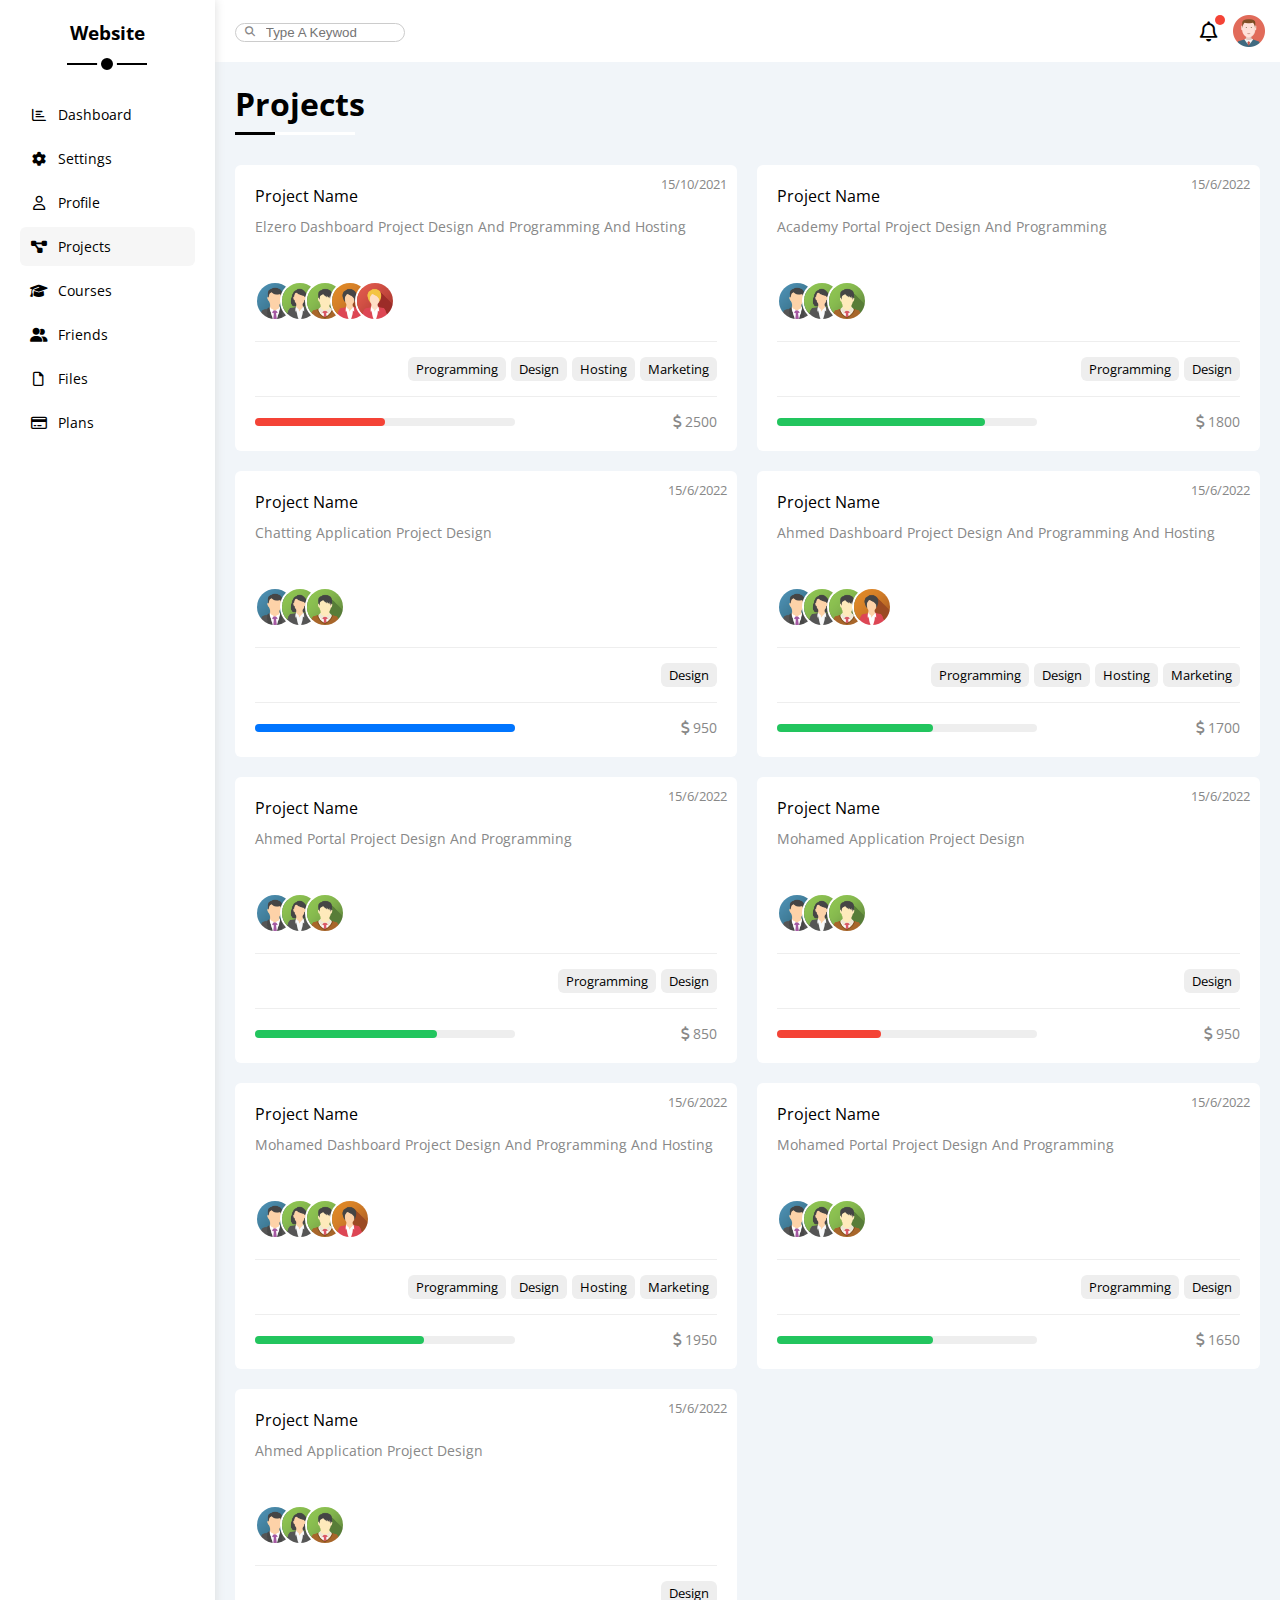
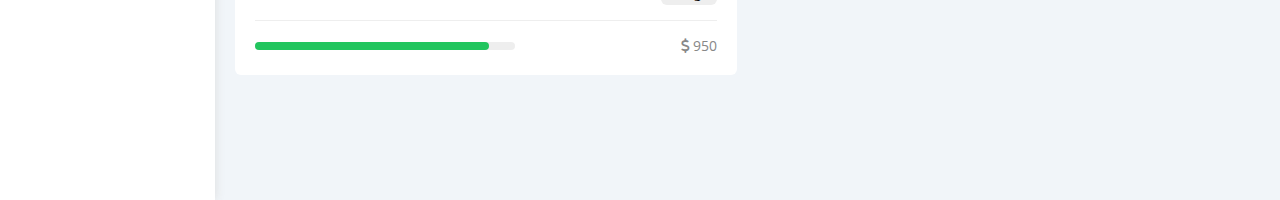
<file: projects.html>
<!DOCTYPE html>
<html lang="en">
  <head>
    <meta charset="UTF-8" />
    <meta http-equiv="X-UA-Compatible" content="IE=edge" />
    <meta name="viewport" content="width=device-width, initial-scale=1.0" />
    <title>Projects</title>
    <link rel="stylesheet" href="css/all.min.css" />
    <link rel="stylesheet" href="css/framework.css" />
    <link rel="stylesheet" href="css/master.css" />
    <link rel="preconnect" href="https://fonts.googleapis.com" />
    <link rel="preconnect" href="https://fonts.gstatic.com" crossorigin />
    <link href="https://fonts.googleapis.com/css2?family=Open+Sans:wght@300;500&display=swap" rel="stylesheet" />
  </head>
  <body>
    <div class="page d-flex">
      <div class="sidebar bg-white p-20 p-relative">
        <h3 class="p-relative txt-c mt-0">Website</h3>
        <ul>
          <li>
            <a class="d-flex align-center fs-14 c-black rad-6 p-10" href="index.html">
              <i class="fa-regular fa-chart-bar fa-fw"></i>
              <span class="fs-14" >Dashboard</span>
            </a>
          </li>
          <li>          
            <a class="d-flex align-center fs-14 c-black rad-6 p-10" href="settings.html">
              <i class="fa-solid fa-gear fa-fw"></i>
              <span class="fs-14">Settings</span>
            </a>
          </li>
          <li>
            <a class="d-flex align-center fs-14 c-black rad-6 p-10" href="profile.html">
              <i class="fa-regular fa-user fa-fw"></i>
              <span class="fs-14">Profile</span>
            </a>
          </li>
          <li>
            <a class="active d-flex align-center fs-14 c-black rad-6 p-10" href="projects.html">
              <i class="fa-solid fa-diagram-project fa-fw"></i>
              <span class="fs-14">Projects</span>
            </a>
          </li>
          <li>
            <a class="d-flex align-center fs-14 c-black rad-6 p-10" href="courses.html">
              <i class="fa-solid fa-graduation-cap fa-fw"></i>
              <span class="fs-14">Courses</span>
            </a>
          </li>
          <li>
            <a class="d-flex align-center fs-14 c-black rad-6 p-10" href="friends.html">
              <i class="fa-solid fa-user-group"></i>
              <span class="fs-14">Friends</span>
            </a>
          </li>
          <li>
            <a class="d-flex align-center fs-14 c-black rad-6 p-10" href="files.html">
              <i class="fa-regular fa-file fa-fw"></i>
              <span class="fs-14">Files</span>
            </a>
          </li>
          <li>
            <a class="d-flex align-center fs-14 c-black rad-6 p-10" href="plans.html">
              <i class="fa-regular fa-credit-card fa-fw"></i>
              <span class="fs-14">Plans</span>
            </a>
          </li>
        </ul>
      </div>
      <div class="content w-full over-hiddn">
        <!-- Start Head -->
        <div class="head bg-white p-15 between-flex">
          <div class="search p-relative">
            <input class="border-ccc rad-10" type="search" placeholder="Type A Keywod" name="search" id="">
          </div>
          <div class="icons d-flex align-center">
            <span class="notification p-relative">
              <a class="c-black" href="mail.html" >
                <i class="fa-regular fa-bell fa-lg"></i>
              </a>
            </span>
            <img src="imgs/avatar.png" alt="">
          </div>
        </div>
        <!-- End Head -->
        <h1 class="p-relative">Projects</h1>
        <div class="projects-page d-grid m-20 gap-20">
          <div class="project bg-white p-20 rad-6 p-relative">
            <span class="date fs-13 c-grey">15/10/2021</span>
            <h4 class="m-0">Project Name</h4>
            <p class="c-grey mt-10 mb-10 fs-14">Elzero Dashboard Project Design And Programming And Hosting</p>
            <div class="team">
              <a href="#"><img src="imgs/team-01.png" alt="" /></a>
              <a href="#"><img src="imgs/team-02.png" alt="" /></a>
              <a href="#"><img src="imgs/team-03.png" alt="" /></a>
              <a href="#"><img src="imgs/team-04.png" alt="" /></a>
              <a href="#"><img src="imgs/team-05.png" alt="" /></a>
            </div>
            <div class="do d-flex">
              <span class="fs-13 rad-6 bg-eee">Programming</span>
              <span class="fs-13 rad-6 bg-eee">Design</span>
              <span class="fs-13 rad-6 bg-eee">Hosting</span>
              <span class="fs-13 rad-6 bg-eee">Marketing</span>
            </div>
            <div class="info between-flex">
              <div class="prog bg-eee">
                <span class="bg-red" style="width: 50%"></span>
              </div>
              <div class="fs-14 c-grey">
                <i class="fa-solid fa-dollar-sign"></i>
                2500
              </div>
            </div>
          </div>
          <div class="project bg-white p-20 rad-6 p-relative">
            <span class="date fs-13 c-grey">15/6/2022</span>
            <h4 class="m-0">Project Name</h4>
            <p class="c-grey mt-10 mb-10 fs-14">Academy Portal Project Design And Programming</p>
            <div class="team">
              <a href="#"><img src="imgs/team-01.png" alt="" /></a>
              <a href="#"><img src="imgs/team-02.png" alt="" /></a>
              <a href="#"><img src="imgs/team-03.png" alt="" /></a>
            </div>
            <div class="do d-flex">
              <span class="fs-13 rad-6 bg-eee">Programming</span>
              <span class="fs-13 rad-6 bg-eee">Design</span>
            </div>
            <div class="info between-flex">
              <div class="prog bg-eee">
                <span class="bg-green" style="width: 80%"></span>
              </div>
              <div class="fs-14 c-grey">
                <i class="fa-solid fa-dollar-sign"></i>
                1800
              </div>
            </div>
          </div>
          <div class="project bg-white p-20 rad-6 p-relative">
            <span class="date fs-13 c-grey">15/6/2022</span>
            <h4 class="m-0">Project Name</h4>
            <p class="c-grey mt-10 mb-10 fs-14">Chatting Application Project Design</p>
            <div class="team">
              <a href="#"><img src="imgs/team-01.png" alt="" /></a>
              <a href="#"><img src="imgs/team-02.png" alt="" /></a>
              <a href="#"><img src="imgs/team-03.png" alt="" /></a>
            </div>
            <div class="do d-flex">
              <span class="fs-13 rad-6 bg-eee">Design</span>
            </div>
            <div class="info between-flex">
              <div class="prog bg-eee">
                <span class="bg-blue" style="width: 100%"></span>
              </div>
              <div class="fs-14 c-grey">
                <i class="fa-solid fa-dollar-sign"></i>
                950
              </div>
            </div>
          </div>
          <div class="project bg-white p-20 rad-6 p-relative">
            <span class="date fs-13 c-grey">15/6/2022</span>
            <h4 class="m-0">Project Name</h4>
            <p class="c-grey mt-10 mb-10 fs-14">Ahmed Dashboard Project Design And Programming And Hosting</p>
            <div class="team">
              <a href="#"><img src="imgs/team-01.png" alt="" /></a>
              <a href="#"><img src="imgs/team-02.png" alt="" /></a>
              <a href="#"><img src="imgs/team-03.png" alt="" /></a>
              <a href="#"><img src="imgs/team-04.png" alt="" /></a>
            </div>
            <div class="do d-flex">
              <span class="fs-13 rad-6 bg-eee">Programming</span>
              <span class="fs-13 rad-6 bg-eee">Design</span>
              <span class="fs-13 rad-6 bg-eee">Hosting</span>
              <span class="fs-13 rad-6 bg-eee">Marketing</span>
            </div>
            <div class="info between-flex">
              <div class="prog bg-eee">
                <span class="bg-green" style="width: 60%"></span>
              </div>
              <div class="fs-14 c-grey">
                <i class="fa-solid fa-dollar-sign"></i>
                1700
              </div>
            </div>
          </div>
          <div class="project bg-white p-20 rad-6 p-relative">
            <span class="date fs-13 c-grey">15/6/2022</span>
            <h4 class="m-0">Project Name</h4>
            <p class="c-grey mt-10 mb-10 fs-14">Ahmed Portal Project Design And Programming</p>
            <div class="team">
              <a href="#"><img src="imgs/team-01.png" alt="" /></a>
              <a href="#"><img src="imgs/team-02.png" alt="" /></a>
              <a href="#"><img src="imgs/team-03.png" alt="" /></a>
            </div>
            <div class="do d-flex">
              <span class="fs-13 rad-6 bg-eee">Programming</span>
              <span class="fs-13 rad-6 bg-eee">Design</span>
            </div>
            <div class="info between-flex">
              <div class="prog bg-eee">
                <span class="bg-green" style="width: 70%"></span>
              </div>
              <div class="fs-14 c-grey">
                <i class="fa-solid fa-dollar-sign"></i>
                850
              </div>
            </div>
          </div>
          <div class="project bg-white p-20 rad-6 p-relative">
            <span class="date fs-13 c-grey">15/6/2022</span>
            <h4 class="m-0">Project Name</h4>
            <p class="c-grey mt-10 mb-10 fs-14">Mohamed Application Project Design</p>
            <div class="team">
              <a href="#"><img src="imgs/team-01.png" alt="" /></a>
              <a href="#"><img src="imgs/team-02.png" alt="" /></a>
              <a href="#"><img src="imgs/team-03.png" alt="" /></a>
            </div>
            <div class="do d-flex">
              <span class="fs-13 rad-6 bg-eee">Design</span>
            </div>
            <div class="info between-flex">
              <div class="prog bg-eee">
                <span class="bg-red" style="width: 40%"></span>
              </div>
              <div class="fs-14 c-grey">
                <i class="fa-solid fa-dollar-sign"></i>
                950
              </div>
            </div>
          </div>
          <div class="project bg-white p-20 rad-6 p-relative">
            <span class="date fs-13 c-grey">15/6/2022</span>
            <h4 class="m-0">Project Name</h4>
            <p class="c-grey mt-10 mb-10 fs-14">Mohamed Dashboard Project Design And Programming And Hosting</p>
            <div class="team">
              <a href="#"><img src="imgs/team-01.png" alt="" /></a>
              <a href="#"><img src="imgs/team-02.png" alt="" /></a>
              <a href="#"><img src="imgs/team-03.png" alt="" /></a>
              <a href="#"><img src="imgs/team-04.png" alt="" /></a>
            </div>
            <div class="do d-flex">
              <span class="fs-13 rad-6 bg-eee">Programming</span>
              <span class="fs-13 rad-6 bg-eee">Design</span>
              <span class="fs-13 rad-6 bg-eee">Hosting</span>
              <span class="fs-13 rad-6 bg-eee">Marketing</span>
            </div>
            <div class="info between-flex">
              <div class="prog bg-eee">
                <span class="bg-green" style="width: 65%"></span>
              </div>
              <div class="fs-14 c-grey">
                <i class="fa-solid fa-dollar-sign"></i>
                1950
              </div>
            </div>
          </div>
          <div class="project bg-white p-20 rad-6 p-relative">
            <span class="date fs-13 c-grey">15/6/2022</span>
            <h4 class="m-0">Project Name</h4>
            <p class="c-grey mt-10 mb-10 fs-14">Mohamed Portal Project Design And Programming</p>
            <div class="team">
              <a href="#"><img src="imgs/team-01.png" alt="" /></a>
              <a href="#"><img src="imgs/team-02.png" alt="" /></a>
              <a href="#"><img src="imgs/team-03.png" alt="" /></a>
            </div>
            <div class="do d-flex">
              <span class="fs-13 rad-6 bg-eee">Programming</span>
              <span class="fs-13 rad-6 bg-eee">Design</span>
            </div>
            <div class="info between-flex">
              <div class="prog bg-eee">
                <span class="bg-green" style="width: 60%"></span>
              </div>
              <div class="fs-14 c-grey">
                <i class="fa-solid fa-dollar-sign"></i>
                1650
              </div>
            </div>
          </div>
          <div class="project bg-white p-20 rad-6 p-relative">
            <span class="date fs-13 c-grey">15/6/2022</span>
            <h4 class="m-0">Project Name</h4>
            <p class="c-grey mt-10 mb-10 fs-14">Ahmed Application Project Design</p>
            <div class="team">
              <a href="#"><img src="imgs/team-01.png" alt="" /></a>
              <a href="#"><img src="imgs/team-02.png" alt="" /></a>
              <a href="#"><img src="imgs/team-03.png" alt="" /></a>
            </div>
            <div class="do d-flex">
              <span class="fs-13 rad-6 bg-eee">Design</span>
            </div>
            <div class="info between-flex">
              <div class="prog bg-eee">
                <span class="bg-green" style="width: 90%"></span>
              </div>
              <div class="fs-14 c-grey">
                <i class="fa-solid fa-dollar-sign"></i>
                950
              </div>
            </div>
          </div>
        </div>
      </div>
    </div>
  </body>
</html>
</file>
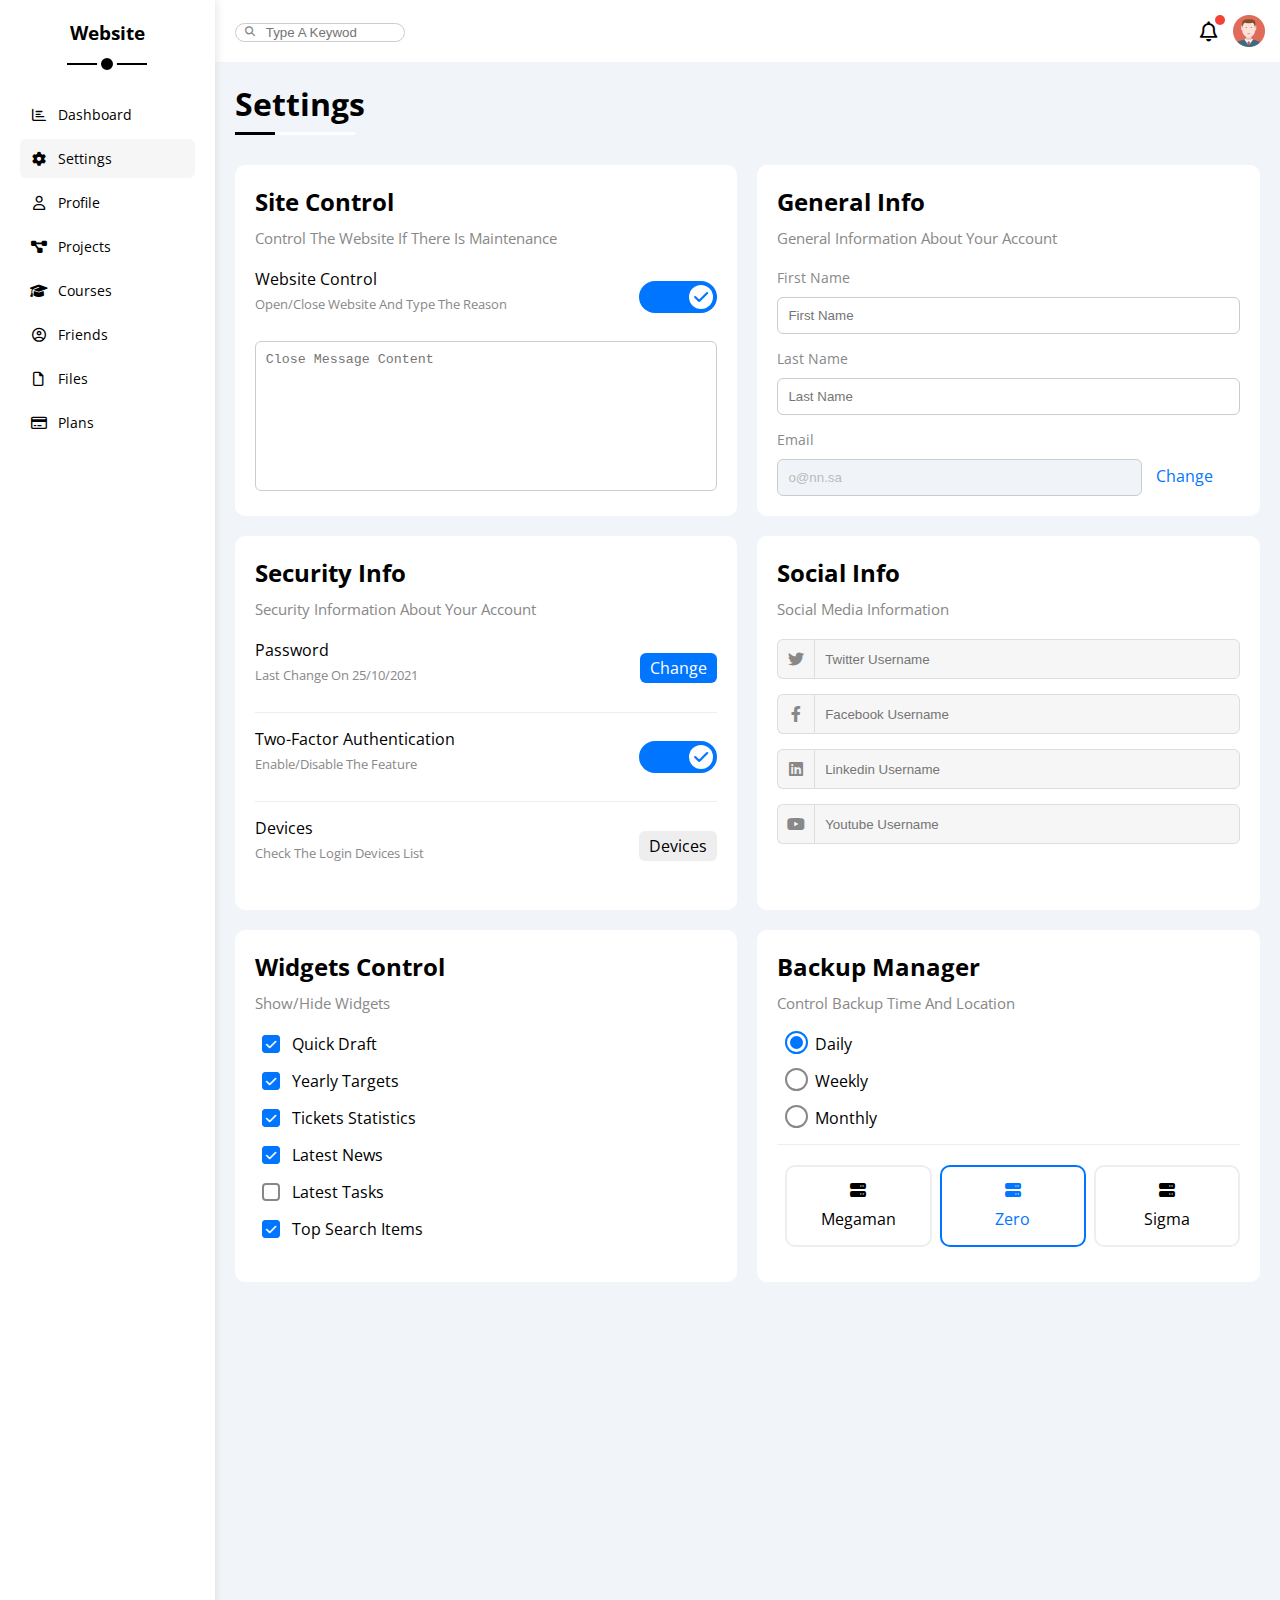
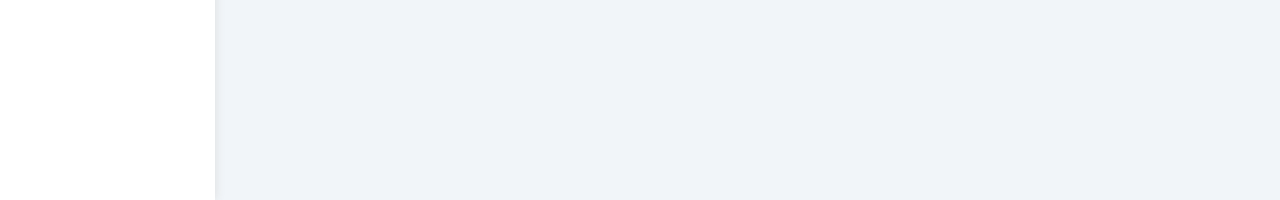
<file: settings.html>
<!DOCTYPE html>
<html lang="en">
  <head>
    <meta charset="UTF-8" />
    <meta http-equiv="X-UA-Compatible" content="IE=edge" />
    <meta name="viewport" content="width=device-width, initial-scale=1.0" />
    <title>Settings</title>
    <link rel="stylesheet" href="css/all.min.css" />
    <link rel="stylesheet" href="css/framework.css" />
    <link rel="stylesheet" href="css/master.css" />
    <link rel="preconnect" href="https://fonts.googleapis.com" />
    <link rel="preconnect" href="https://fonts.gstatic.com" crossorigin />
    <link href="https://fonts.googleapis.com/css2?family=Open+Sans:wght@300;500&display=swap" rel="stylesheet" />
  </head>
  <body>
    <div class="page d-flex">
      <div class="sidebar bg-white p-20 p-relative">
        <h3 class="p-relative txt-c mt-0">Website</h3>
        <ul>
          <li>
            <a class="d-flex align-center fs-14 c-black rad-6 p-10" href="index.html">
              <i class="fa-regular fa-chart-bar fa-fw"></i>
              <span>Dashboard</span>
            </a>
          </li>
          <li>
            <a class="active d-flex align-center fs-14 c-black rad-6 p-10" href="settings.html">
              <i class="fa-solid fa-gear fa-fw"></i>
              <span>Settings</span>
            </a>
          </li>
          <li>
            <a class="d-flex align-center fs-14 c-black rad-6 p-10" href="profile.html">
              <i class="fa-regular fa-user fa-fw"></i>
              <span>Profile</span>
            </a>
          </li>
          <li>
            <a class="d-flex align-center fs-14 c-black rad-6 p-10" href="projects.html">
              <i class="fa-solid fa-diagram-project fa-fw"></i>
              <span>Projects</span>
            </a>
          </li>
          <li>
            <a class="d-flex align-center fs-14 c-black rad-6 p-10" href="courses.html">
              <i class="fa-solid fa-graduation-cap fa-fw"></i>
              <span>Courses</span>
            </a>
          </li>
          <li>
            <a class="d-flex align-center fs-14 c-black rad-6 p-10" href="friends.html">
              <i class="fa-regular fa-circle-user fa-fw"></i>
              <span>Friends</span>
            </a>
          </li>
          <li>
            <a class="d-flex align-center fs-14 c-black rad-6 p-10" href="files.html">
              <i class="fa-regular fa-file fa-fw"></i>
              <span>Files</span>
            </a>
          </li>
          <li>
            <a class="d-flex align-center fs-14 c-black rad-6 p-10" href="plans.html">
              <i class="fa-regular fa-credit-card fa-fw"></i>
              <span>Plans</span>
            </a>
          </li>
        </ul>
      </div>
      <div class="content w-full">
        <!-- Start Head -->
        <div class="head bg-white p-15 between-flex">
          <div class="search p-relative">
            <input class="border-ccc rad-10" type="search" placeholder="Type A Keywod" name="search" id="">
          </div>
          <div class="icons d-flex align-center">
            <span class="notification p-relative">
              <a class="c-black" href="mail.html" >
                <i class="fa-regular fa-bell fa-lg"></i>
              </a>
            </span>
            <img src="imgs/avatar.png" alt="">
          </div>
        </div>
        <!-- End Head -->
        <h1 class="p-relative">Settings</h1>
        <div class="settings-page m-20 d-grid gap-20">
          <!-- Start Settings Box -->
          <div class="p-20 bg-white rad-10">
            <h2 class="mt-0 mb-10">Site Control</h2>
            <p class="mt-0 mb-20 c-grey fs-15">Control The Website If There Is Maintenance</p>
            <div class="mb-15 between-flex">
              <div>
                <span>Website Control</span>
                <p class="c-grey mt-5 mb-0 fs-13">Open/Close Website And Type The Reason</p>
              </div>
              <div>
                <label>
                  <input class="toggle-checkbox" type="checkbox" checked />
                  <div class="toggle-switch"></div>
                </label>
              </div>
            </div>
            <textarea class="close-message p-10 rad-6 d-block w-full" placeholder="Close Message Content"></textarea>
          </div>
          <!-- End Settings Box -->
          <!-- Start Settings Box -->
          <div class="p-20 bg-white rad-10">
            <h2 class="mt-0 mb-10">General Info</h2>
            <p class="mt-0 mb-20 c-grey fs-15">General Information About Your Account</p>
            <div class="mb-15">
              <label class="fs-14 c-grey d-block mb-10" for="first">First Name</label>
              <input
                class="b-none border-ccc p-10 rad-6 d-block w-full"
                type="text"
                id="first"
                placeholder="First Name"
              />
            </div>
            <div class="mb-15">
              <label class="fs-14 c-grey d-block mb-10" for="last">Last Name</label>
              <input
                class="b-none border-ccc p-10 rad-6 d-block w-full"
                id="last"
                type="text"
                placeholder="Last Name"
              />
            </div>
            <div>
              <label class="fs-14 c-grey d-block mb-10" for="email">Email</label>
              <input
                class="email b-none border-ccc p-10 rad-6 w-full mr-10"
                id="email"
                type="email"
                value="o@nn.sa"
                disabled
              />
              <a class="c-blue" href="#">Change</a>
            </div>
          </div>
          <!-- End Settings Box -->
          <!-- Start Settings Box -->
          <div class="p-20 bg-white rad-10">
            <h2 class="mt-0 mb-10">Security Info</h2>
            <p class="mt-0 mb-20 c-grey fs-15">Security Information About Your Account</p>
            <div class="sec-box mb-15 between-flex">
              <div>
                <span>Password</span>
                <p class="c-grey mt-5 mb-0 fs-13">Last Change On 25/10/2021</p>
              </div>
              <a class="button bg-blue c-white btn-shape" href="#">Change</a>
            </div>
            <div class="sec-box mb-15 between-flex">
              <div>
                <span>Two-Factor Authentication</span>
                <p class="c-grey mt-5 mb-0 fs-13">Enable/Disable The Feature</p>
              </div>
              <label>
                <input class="toggle-checkbox" type="checkbox" checked />
                <div class="toggle-switch"></div>
              </label>
            </div>
            <div class="sec-box between-flex">
              <div>
                <span>Devices</span>
                <p class="c-grey mt-5 fs-13">Check The Login Devices List</p>
              </div>
              <a class="bg-eee c-black btn-shape" href="#">Devices</a>
            </div>
          </div>
          <!-- End Settings Box -->
          <!-- Start Settings Box -->
          <div class="social-boxes p-20 bg-white rad-10">
            <h2 class="mt-0 mb-10">Social Info</h2>
            <p class="mt-0 mb-20 c-grey fs-15">Social Media Information</p>
            <div class="d-flex align-center mb-15">
              <i class="twitter fa-brands fa-twitter center-flex c-grey"></i>
              <input class="w-full" type="text" placeholder="Twitter Username" />
            </div>
            <div class="d-flex align-center mb-15">
              <i class="facebook fa-brands fa-facebook-f center-flex c-grey"></i>
              <input class="w-full" type="text" placeholder="Facebook Username" />
            </div>
            <div class="d-flex align-center mb-15">
              <i class="linkedin fa-brands fa-linkedin center-flex c-grey"></i>
              <input class="w-full" type="text" placeholder="Linkedin Username" />
            </div>
            <div class="d-flex align-center">
              <i class="youtube fa-brands fa-youtube center-flex c-grey"></i>
              <input class="w-full" type="text" placeholder="Youtube Username" />
            </div>
          </div>
          <!-- End Settings Box -->
          <!-- Start Settings Box -->
          <div class="widgets-control p-20 bg-white rad-10">
            <h2 class="mt-0 mb-10">Widgets Control</h2>
            <p class="mt-0 mb-20 c-grey fs-15">Show/Hide Widgets</p>
            <div class="control d-flex align-center mb-15">
              <input type="checkbox" id="one" checked />
              <label for="one">Quick Draft</label>
            </div>
            <div class="control d-flex align-center mb-15">
              <input type="checkbox" id="two" checked />
              <label for="two">Yearly Targets</label>
            </div>
            <div class="control d-flex align-center mb-15">
              <input type="checkbox" id="three" checked />
              <label for="three">Tickets Statistics</label>
            </div>
            <div class="control d-flex align-center mb-15">
              <input type="checkbox" id="four" checked />
              <label for="four">Latest News</label>
            </div>
            <div class="control d-flex align-center mb-15">
              <input type="checkbox" id="five" />
              <label for="five">Latest Tasks</label>
            </div>
            <div class="control d-flex align-center mb-15">
              <input type="checkbox" id="six" checked />
              <label for="six">Top Search Items</label>
            </div>
          </div>
          <!-- End Settings Box -->
          <!-- Start Settings Box -->
          <div class="backup-control p-20 bg-white rad-10">
            <h2 class="mt-0 mb-10">Backup Manager</h2>
            <p class="mt-0 mb-20 c-grey fs-15">Control Backup Time And Location</p>
            <div class="date d-flex align-center mb-15">
              <input type="radio" name="time" id="daily" checked />
              <label for="daily">Daily</label>
            </div>
            <div class="date d-flex align-center mb-15">
              <input type="radio" name="time" id="weekly" />
              <label for="weekly">Weekly</label>
            </div>
            <div class="date d-flex align-center mb-15">
              <input type="radio" name="time" id="monthly" />
              <label for="monthly">Monthly</label>
            </div>
            <div class="servers d-flex align-center txt-c">
              <input type="radio" name="servers" id="server-one" />
              <div class="server mb-15 rad-10 w-full">
                <label class="d-block m-15" for="server-one">
                  <i class="fa-solid fa-server d-block mb-10"></i>
                  Megaman
                </label>
              </div>
              <input type="radio" name="servers" id="server-two" checked />
              <div class="server mb-15 rad-10 w-full">
                <label class="d-block m-15" for="server-two">
                  <i class="fa-solid fa-server d-block mb-10"></i>
                  Zero
                </label>
              </div>
              <input type="radio" name="servers" id="server-three" />
              <div class="server mb-15 rad-10 w-full">
                <label class="d-block m-15" for="server-three">
                  <i class="fa-solid fa-server d-block mb-10"></i>
                  Sigma
                </label>
              </div>
            </div>
          </div>
          <!-- End Settings Box -->
        </div>
      </div>
    </div>
  </body>
</html>
</file>
<file: css/framework.css>
:root {
    --blue-color: #0075ff;
    --blue-alt-color: #0d69d5;
    --orange-color: #f59e0b;
    --green-color: #22c55e;
    --red-color: #f44336;
    --grey-color: #888;
}

/* -------------------------------- */
/* Start Box */
.d-flex {
    display: flex;
  }
  .f-wrap {
    flex-wrap: wrap;
  }
  .align-center {
    align-items: center;
  }
  .space-between {
    justify-content: space-between;
  }
  .d-grid {
    display: grid;
  }
  .gap-20 {
    gap: 20px;
  }
  .d-block {
    display: block;
  }
  @media (max-width: 767px) {
    .block-mobile {
      display: block;
    }
    .hide-mobile {
      display: none;
    }
  }
  /* End Box */

/* -------------------------------- */
/* Start Padding + Margin */
  .p-10 {
    padding: 10px;
  }
  .p-15 {
    padding: 15px;
  }
  .p-20 {
    padding: 20px;
  }
  .pt-10 {
    padding-top: 10px;
  }
  .pt-15 {
    padding-top: 15px;
  }
  .pt-20 {
    padding-top: 20px;
  }
  .pb-10 {
    padding-bottom: 10px;
  }
  .pb-15 {
    padding-bottom: 15px;
  }
  .pb-20 {
    padding-bottom: 20px;
  }
  .pl-15 {
    padding-left: 15px;
  }
  .m-0 {
    margin: 0;
  }
  .m-15 {
    margin: 15px;
  }
  .m-20 {
    margin: 20px;
  }
  .mt-0 {
    margin-top: 0;
  }
  .mt-5 {
    margin-top: 5px;
  }
  .mt-10 {
    margin-top: 10px;
  }
  .mt-15 {
    margin-top: 15px;
  }
  .mt-20 {
    margin-top: 20px;
  }
  .mt-25 {
    margin-top: 25px;
  }
  .mr-10 {
    margin-right: 10px;
  }
  .mr-15 {
    margin-right: 15px;
  }
  .mb-5 {
    margin-bottom: 5px;
  }
  .mb-10 {
    margin-bottom: 10px;
  }
  .mb-15 {
    margin-bottom: 15px;
  }
  .mb-20 {
    margin-bottom: 20px;
  }
  .mb-25 {
    margin-bottom: 25px;
  }
  .ml-15 {
    margin-left: 15px;
  }
  /* End Padding + Margin */

/* -------------------------------- */
/* Start Color */
  .c-black {
    color: black;
  }
  .c-white {
    color: white;
  }
  .c-black{
    color: black;
  }
  .c-grey {
    color: var(--grey-color);
  }
  .c-red {
    color: var(--red-color);
  }
  .c-green {
    color: var(--green-color);
  }
  .c-blue {
    color: var(--blue-color);
  }
  .c-orange {
    color: var(--orange-color);
  }
  .bg-red {
    background-color: var(--red-color);
  }
  .bg-green {
    background-color: var(--green-color);
  }
  .bg-blue {
    background-color: var(--blue-color);
  }
  .bg-orange {
    background-color: var(--orange-color);
  }
  .bg-white {
    background-color: white;
  }
  .bg-eee {
    background-color: #eee;
  }
  /* End Color */

/* -------------------------------- */
/* Start Position */
.p-relative {
    position: relative;
  }
  .p-absolute {
    position: absolute;
  }
/* End Position */

/* -------------------------------- */
/* Start Font */
  .txt-c {
    text-align: center;
  }
  .fs-13 {
    font-size: 13px;
  }
  .fs-14 {
    font-size: 14px;
  }
  .fs-15 {
    font-size: 15px;
  }
  .fs-25 {
    font-size: 25px;
  }
  .fw-bold {
    font-weight: bold;
  }
  @media (max-width: 767px) {
    .txt-c-mobile {
      text-align: center;
    }
  }
/* End Font */

/* -------------------------------- */
/* Start Border */
  .rad-6 {
    border-radius: 6px;
  }
  .rad-10 {
    border-radius: 10px;
  }
  .rad-half {
    border-radius: 50%;
  }
  .b-none {
    border: none;
  }
  .border-ccc {
    border: 1px solid #ccc;
  }
  .border-eee {
    border: 1px solid #eee;
  }
  /* End Border */

/* -------------------------------- */
/* Start Width + Height */
.w-full {
    width: 100%;
  }
  .w-100 {
    width: 100px;
  }
  .w-fit {
    width: fit-content;
  }
  .h-full {
    height: 100%;
  }
  .h-100 {
    height: 100px;
  }
  /* End Width + Height */

/* -------------------------------- */
/* Start Components */
  .center-flex {
    display: flex;
    align-items: center;
    justify-content: center;
  }
  .between-flex {
    display: flex;
    align-items: center;
    justify-content: space-between;
  }
  .btn-shape {
    padding: 4px 10px;
    border-radius: 6px;
  }
  .over-hiddn{
    overflow: hidden;
  }
/* End Components */

/* -------------------------------- */
/* Start ....... */
/* End ......... */
</file>
<file: css/master.css>
:root {
  --blue-color: #0075ff;
  --blue-alt-color: #0d69d5;
  --orange-color: #f59e0b;
  --green-color: #22c55e;
  --red-color: #f44336;
  --grey-color: #888;
}
* {
  box-sizing: border-box;
}
body {
  font-family: "Open Sans" , sans-serif;
  margin: 0;
}
*:focus {
  outline: none;
}
a {
  text-decoration: none;
}
ul {
  list-style: none;
  padding: 0;
}
::-webkit-scrollbar{
  width: 10px;
}
::-webkit-scrollbar-track{
  background-color: white;
}
::-webkit-scrollbar-thumb{
  background-color: var(--blue-color);
  border-radius: 50px;
  -webkit-border-radius: 50px;
  -moz-border-radius: 50px;
  -ms-border-radius: 50px;
  -o-border-radius: 50px;
}
::-webkit-scrollbar-thumb:hover{
  background-color: var(--blue-alt-color);
}
.page {
  background-color: #f1f5f9;
  min-height: 200vh;
}
/* -------------------------------- */
/* Start Sidebar */
.sidebar{
  width: 250px;
  box-shadow: 0 0 10px #DDD;
}
.sidebar > h3{
  margin-bottom: 50px;
}
.sidebar > h3::before,
.sidebar > h3::after{
  content: '';
  position: absolute;
  background-color: black;
  transform: translate(-50%);
  -webkit-transform: translate(-50%);
  -moz-transform: translate(-50%);
  -ms-transform: translate(-50%);
  -o-transform: translate(-50%);
  left: 50%;
}
.sidebar > h3::before{
  width: 80px;
  height: 2px;
  bottom: -20px;
}
.sidebar > h3::after{
  width: 12px;
  height: 12px;
  bottom: -29px;
  border: 4px solid white;
  border-radius: 50%;
  -webkit-border-radius: 50%;
  -moz-border-radius: 50%;
  -ms-border-radius: 50%;
  -o-border-radius: 50%;
}
.sidebar ul li a{
  transition: 0.3s;
  -webkit-transition: 0.3s;
  -moz-transition: 0.3s;
  -ms-transition: 0.3s;
  -o-transition: 0.3s;
  margin-bottom: 5px;
}
.sidebar ul li a:hover,
.sidebar ul li a.active{
  background-color: #f6f6f6;
}
.sidebar ul li a span{
  margin-left: 10px;
}
@media (max-width: 767px) {
  .sidebar {
    width: 58px;
    padding: 10px;
  }
  .sidebar > h3 {
    font-size: 7px;
    margin-bottom: 15px;
  }
  .sidebar > h3::before,
  .sidebar > h3::after {
    display: none;
  }
  .sidebar ul li a span {
    display: none;
  }
}
/* End Sidebar */

/* -------------------------------- */
/* Start Content */
.head .search::before{
  font-family: var(--fa-style-family-classic);
  content: "\f002";
  font-weight: 900;
  position: absolute;
  left: 15px;
  top: 50%;
  transform: translateY(-50%);
  -webkit-transform: translateY(-50%);
  -moz-transform: translateY(-50%);
  -ms-transform: translateY(-50%);
  -o-transform: translateY(-50%);
  font-size: 10px;
  color: var(--grey-color);
}
.head .search input{
  margin-left: 5px;
  padding-left: 30px;
  width: 170px;
  transition: width 0.5s;
  -webkit-transition: width 0.5s;
  -moz-transition: width 0.5s;
  -ms-transition: width 0.5s;
  -o-transition: width 0.5s;
}
.head .search input:focus{
  width: 200px; 
}
.head .search input:focus::placeholder{
  opacity: 0;
}
.head .icons .notification::before{
  content: " ";
  position: absolute;
  width: 10px;
  height: 10px;
  background-color: var(--red-color);
  border-radius: 50%;
  -webkit-border-radius: 50%;
  -moz-border-radius: 50%;
  -ms-border-radius: 50%;
  -o-border-radius: 50%;
  right: -7px;
  top: -5px;
}
.head img{
  width: 32px;
  height: 32px;
  margin-left: 15px;
}
.page h1{
  margin: 20px 20px 40px;
}
.page h1::before,
.page h1::after{
  content: " ";
  height: 3px;
  position: absolute;
  bottom: -10px;
  left: 0;
}
.page h1::before{
  background-color: white;
  width: 120px;
}
.page h1::after{
  background-color: rgb(0, 0, 0);
  width: 40px;
}
.wrapper {
  grid-template-columns: repeat(auto-fill, minmax(450px, 1fr));
  margin-left: 20px;
  margin-right: 20px;
  margin-bottom: 20px;
}
@media (max-width: 767px) {
  .wrapper {
    grid-template-columns: minmax(200px, 1fr);
    margin-left: 10px;
    margin-right: 10px;
    gap: 10px;
  }
}
/* End Content */

/* -------------------------------- */
/* Start Welcome Widget */
.welcome {
    overflow: hidden;
}
.welcome .intro img {
  width: 200px;
  margin-bottom: -10px;
}
.welcome .avatar {
  width: 64px;
  height: 64px;
  border: 2px solid white;
  border-radius: 50%;
  padding: 2px;
  box-shadow: 0 0 5px #ddd;
  margin-left: 20px;
  margin-top: -32px;
}
.welcome .body {
  border-top: 1px solid #eee;
  border-bottom: 1px solid #eee;
}
.welcome .body > div {
  flex: 1;
}
.welcome .visit {
  margin: 0 15px 15px auto;
  transition: 0.3s;
}
.welcome .visit:hover {
  background-color: var(--blue-alt-color);
}
@media (max-width: 767px) {
  .welcome .intro {
    padding-bottom: 30px;
  }
  .welcome .avatar {
    margin-left: 0;
  }
  .welcome .body > div:not(:last-child) {
    margin-bottom: 25px;
  }
  .welcome .body div span{
    margin-top: 5px;
  }
}
/* End Welcome Widget */

/* -------------------------------- */
/* Start Quick Darft Widget */
.quick-draft textarea{
    resize: none;
    min-height: 180px;
}
.quick-draft .save{
  margin-left: auto;
  transition: 0.3;
  -webkit-transition: 0.3;
  -moz-transition: 0.3;
  -ms-transition: 0.3;
  -o-transition: 0.3;
  cursor: pointer;
}
.quick-draft .save:hover{
    background-color: var(--blue-alt-color);
}
/* End Quick Darft Widget */

/* -------------------------------- */
/* Start Targets */
.targets .target-row .icon {
  width: 80px;
  height: 80px;
  margin-right: 15px;
}
.targets .details {
  flex: 1;
}
.targets .details .progress {
  height: 5px;
}
.targets .details .progress > span {
  position: absolute;
  left: 0;
  top: 0;
  height: 100%;
}
.targets .details .progress > span span {
  position: absolute;
  bottom: 16px;
  right: -16px;
  padding: 2px 5px;
}
.targets .details .progress > span span::after {
  content: ' ';
  border-width: 5px;
  border-style: solid;
  position: absolute;
  bottom: -10px;
  left: 50%;
  transform: translateX(-50%);
  -webkit-transform: translateX(-50%);
  -moz-transform: translateX(-50%);
  -ms-transform: translateX(-50%);
  -o-transform: translateX(-50%);
}
.targets .details .progress > .blue span::after {
  border-color:  var(--blue-color) transparent transparent transparent;
}
.targets .details .progress > .orange span::after {
  border-color:  var(--orange-color) transparent transparent transparent;
}
.targets .details .progress > .green span::after {
  border-color:  var(--green-color) transparent transparent transparent;
}
.blue .icon,
.blue .progress{
  background-color: rgb(0 117 255 / 20%);
}
.orange .icon,
.orange .progress{
  background-color: rgb(245 158 11 / 20%);
}
.green .icon,
.green .progress{
  background-color: rgb(34 197 94 / 20%);
}
/* End Targets */

/* -------------------------------- */
/* Start Tickets */
.tickets .box{
  width: calc(50% - 10px);
}
@media(max-width: 767px){
  .tickets .box{
    width: 100%;
  }
}
/* End Tickets */

/* -------------------------------- */
/* Start Latest News */
.latest-news .news-row:not(:last-of-type) {
  margin-bottom: 20px;
  padding-bottom: 20px;
  border-bottom: 1px solid #eee;
}
.latest-news .news-row img {
  width: 100px;
  border-radius: 6px;
  -webkit-border-radius: 6px;
  -moz-border-radius: 6px;
  -ms-border-radius: 6px;
  -o-border-radius: 6px;
  margin-right: 15px;
}
.latest-news .info {
  flex-grow: 1;
}
.latest-news .info h3 {
  font-size: 16px;
  margin: 0 0 6px;
}
@media (max-width: 767px) {
  .latest-news .news-row {
    display: block;
  }
  .latest-news .news-row .label {
    margin: 10px auto;
    width: fit-content;
  }
}
/* End Latest News */

/* -------------------------------- */
/* Start Tasks Widget */
.tasks .task-row:not(:last-of-type) {
  margin-bottom: 15px;
  padding-bottom: 15px;
  border-bottom: 1px solid #eee;
}
.tasks .info {
  flex-grow: 1;
}
.tasks .done {
  opacity: 0.3;
}
.tasks .done h3,
.tasks .done p {
  text-decoration: line-through;
}
.tasks .delete {
  cursor: pointer;
  transition: 0.3s;
}
.tasks .delete:hover {
  color: var(--red-color);
}
/* End Tasks Widget */

/* -------------------------------- */
/* Start Latest Uploads */
.latest-uploads ul li:not(:last-child) {
  border-bottom: 1px solid #eee;
}
.latest-uploads ul li img {
  width: 40px;
  height: 40px;
}
/* End Latest Uploads */

/* -------------------------------- */
/* Start Last Project */
.last-project ul::before {
  content: "";
  position: absolute;
  left: 11px;
  width: 2px;
  height: 100%;
  background-color: var(--blue-color);
}
.last-project ul li::before {
  content: "";
  width: 20px;
  height: 20px;
  display: block;
  border-radius: 50%;
  background-color: white;
  border: 2px solid white;
  outline: 2px solid var(--blue-color);
  margin-right: 15px;
  z-index: 1;
}
.last-project ul li.done::before {
  background-color: var(--blue-color);
}
.last-project ul li.current::before {
  animation: change-color 0.8s infinite alternate;
}
.last-project .launch-icon {
  position: absolute;
  width: 160px;
  right: 0;
  bottom: 0;
  opacity: 0.1;
}
/* End Last Project */

/* -------------------------------- */
/* Start Reminders */
.reminders ul li .key {
  width: 15px;
  height: 15px;
}
.reminders ul li > .blue {
  border-left: 2px solid var(--blue-color);
}
.reminders ul li > .green {
  border-left: 2px solid var(--green-color);
}
.reminders ul li > .orange {
  border-left: 2px solid var(--orange-color);
}
.reminders ul li > .red {
  border-left: 2px solid var(--red-color);
}
/* End Reminders */

/* -------------------------------- */
/* Start Latest Post */
.latest-post .avatar {
  width: 48px;
  height: 48px;
}
.latest-post .post-content {
  text-transform: capitalize;
  line-height: 1.8;
  border-bottom: 1px solid #eee;
  min-height: 140px;
}
.latest-post .setting-post {
  cursor: pointer;
}
/* End Latest Post */

/* -------------------------------- */
/* Start Social Media */
.social-media .box {
  padding-left: 70px;
}
.social-media .box i {
  position: absolute;
  left: 0;
  top: 0;
  width: 50px;
  transition: 0.5s;
  -webkit-transition: 0.5s;
  -moz-transition: 0.5s;
  -ms-transition: 0.5s;
  -o-transition: 0.5s;
}
.social-media .box i:hover {
  transform: rotate(10deg);
  -webkit-transform: rotate(10deg);
  -moz-transform: rotate(10deg);
  -ms-transform: rotate(10deg);
  -o-transform: rotate(10deg);
}
.social-media .twitter {
  background-color: rgb(29 161 242 / 0.058);
  color: #1da1f2;
}
.social-media .twitter i,
.social-media .twitter a {
  background-color: #1da1f2;
}
.social-media .facebook {
  background-color: rgb(24 119 242 / 0.058);
  color: #1da1f2;
}
.social-media .facebook i,
.social-media .facebook a {
  background-color: #1877f2;
}
.social-media .youtube {
  background-color: rgba(255, 0, 0, 0.058);
  color: #ff0000;
}
.social-media .youtube i,
.social-media .youtube a {
  background-color: #ff0000;
}
.social-media .linkedin {
  background-color: rgb(0 119 181 / 0.058);
  color: #0077b5;
}
.social-media .linkedin i,
.social-media .linkedin a {
  background-color: #0077b5;
}
/* End Social Media */

/* -------------------------------- */
/* Start Projects Table */
.projects .responsive-table {
  overflow-x: auto;
}
.projects table {
  min-width: 1000px;
  border-spacing: 0;
}
.projects thead td {
  background-color: #eee;
  font-weight: bold;
}
.projects table td {
  padding: 15px;
}
.projects tbody td {
  border-bottom: 1px solid #eee;
  border-left: 1px solid #eee;
  transition: 0.3s;
}
.projects table tbody tr td:last-child {
  border-right: 1px solid #eee;
}
.projects tbody tr:hover td {
  background-color: #faf7f7;
}
.projects table img {
  width: 32px;
  height: 32px;
  border-radius: 50%;
  padding: 2px;
  background-color: white;
}
.projects table img:not(:first-child) {
  margin-left: -20px;
}
.projects table .label {
  font-size: 13px;
}
/* End Projects Table */

/* -------------------------------- */
/* Start Settings  */
.settings-page {
  grid-template-columns: repeat(auto-fill, minmax(500px, 1fr));
}
@media (max-width: 767px) {
  .settings-page {
    grid-template-columns: minmax(100px, 1fr);
    margin-left: 10px;
    margin-right: 10px;
    gap: 10px;
  }
}
.settings-page .head{
  border-bottom: 1px solid #e0e0e0;
}
.settings-page .close-message {
  border: 1px solid #ccc;
  resize: none;
  min-height: 150px;
}
.settings-page .email {
  display: inline-flex;
  width: calc(100% - 98px);
}
.settings-page .g-info a:hover{
  color: var(--blue-color);
}
/* -------------------------------- */
.settings-page .sec-box {
  padding-bottom: 15px;
}
.settings-page .sec-box:not(:last-of-type) {
  border-bottom: 1px solid #eee;
}
.settings-page .sec-box .button {
  transition: 0.3s;
}
.settings-page .sec-box .button:hover {
  background-color: var(--blue-alt-color);
}
/* -------------------------------- */
.settings-page .social-boxes i {
  width: 40px;
  height: 40px;
  background-color: #f6f6f6;
  border: 1px solid #ddd;
  border-right: none;
  border-radius: 6px 0 0 6px;
  transition: 0.3s;
}
.settings-page .social-boxes input {
  height: 40px;
  background-color: #f6f6f6;
  border: 1px solid #ddd;
  padding-left: 10px;
  border-radius: 0 6px 6px 0;
}
.settings-page .social-boxes > div:focus-within .twitter{
  color: var(--blue-alt-color);
}
.settings-page .social-boxes > div:focus-within .facebook,
.settings-page .social-boxes > div:focus-within .linkedin{
  color: var(--blue-color);
}
.settings-page .social-boxes > div:focus-within .youtube{
  color: var(--red-color);
}
/* -------------------------------- */
.widgets-control .control input[type="checkbox"] {
  -webkit-appearance: none;
  appearance: none;
}
.widgets-control .control label {
  padding-left: 30px;
  cursor: pointer;
  position: relative;
}
.widgets-control .control label::before,
.widgets-control .control label::after {
  position: absolute;
  left: 0;
  top: 50%;
  margin-top: -9px;
  border-radius: 4px;
}
.widgets-control .control label::before {
  content: "";
  width: 14px;
  height: 14px;
  border: 2px solid var(--grey-color);
}
.widgets-control .control label:hover::before {
  border-color: var(--blue-alt-color);
}
.widgets-control .control label::after {
  font-family: var(--fa-style-family-classic);
  content: "\f00c";
  font-weight: 900;
  background-color: var(--blue-color);
  color: white;
  font-size: 12px;
  width: 18px;
  height: 18px;
  display: flex;
  justify-content: center;
  align-items: center;
  transform: scale(0) rotate(360deg);
  transition: 0.3s;
  -webkit-transition: 0.3s;
  -moz-transition: 0.3s;
  -ms-transition: 0.3s;
  -o-transition: 0.3s;
  -webkit-transform: scale(0) rotate(360deg);
  -moz-transform: scale(0) rotate(360deg);
  -ms-transform: scale(0) rotate(360deg);
  -o-transform: scale(0) rotate(360deg);
}
.widgets-control .control input[type="checkbox"]:checked + label::after {
  transform: scale(1);
}
/* -------------------------------- */
.backup-control input[type="radio"] {
  -webkit-appearance: none;
  appearance: none;
}
.backup-control .date label {
  padding-left: 30px;
  cursor: pointer;
  position: relative;
}
.backup-control .date label::before {
  content: "";
  position: absolute;
  top: 50%;
  left: 0;
  margin-top: -13px;
  width: 19px;
  height: 19px;
  border: 2px solid var(--grey-color);
  border-radius: 50%;
}
.backup-control .date label::after {
  content: "";
  position: absolute;
  left: 5px;
  top: 3px;
  width: 13px;
  height: 13px;
  background: var(--blue-color);
  border-radius: 50%;
  transition: 0.3s;
  transform: scale(0);
}
.backup-control .date input[type="radio"]:checked + label::before {
  border-color: var(--blue-color);
}
.backup-control .date input[type="radio"]:checked + label::after {
  transform: scale(1);
}
.backup-control .servers {
  border-top: 1px solid #eee;
  padding-top: 20px;
}
@media (max-width: 767px) {
  .backup-control .servers {
    flex-wrap: wrap;
  }
}
.backup-control .servers .server {
  border: 2px solid #eee;
  position: relative;
}
.backup-control .servers .server label {
  cursor: pointer;
}
.backup-control .servers input[type="radio"]:checked + .server {
  border-color: var(--blue-color);
  color: var(--blue-color);
}

.toggle-checkbox {
  -webkit-appearance: none;
  appearance: none;
  display: none;
}
.toggle-switch {
  background-color: #ccc;
  width: 78px;
  height: 32px;
  border-radius: 16px;
  position: relative;
  transition: 0.3s;
  cursor: pointer;
}
.toggle-switch::before {
  font-family: var(--fa-style-family-classic);
  content: "\f00d";
  font-weight: 900;
  background-color: white;
  width: 24px;
  height: 24px;
  position: absolute;
  border-radius: 50%;
  top: 4px;
  left: 4px;
  display: flex;
  justify-content: center;
  align-items: center;
  color: #aaa;
  transition: 0.3s;
}
.toggle-checkbox:checked + .toggle-switch { 
  background-color: var(--blue-color);
}
.toggle-checkbox:checked + .toggle-switch::before {
  content: "\f00c";
  left: 50px;
  color: var(--blue-color);
}
.settings-page :disabled {
  cursor: no-drop;
  background-color: #f0f4f8;
  color: #bbb;
}
/* End Settings */

/* -------------------------------- */
/* Start Profile Page */
@media (max-width: 767px) {
  .profile-page .overview {
    flex-direction: column;
  }
}
.profile-page .avatar-box {
  width: 300px;
}
@media (min-width: 768px) {
  .profile-page .avatar-box {
    border-right: 1px solid #eee;
  }
}
.profile-page .avatar-box > img {
  width: 120px;
  height: 120px;
}
.profile-page .avatar-box .level {
  height: 6px;
  overflow: hidden;
  margin: auto;
  width: 70%;
}
.profile-page .avatar-box .level span {
  position: absolute;
  left: 0;
  top: 0;
  height: 100%;
  background-color: var(--blue-color);
  border-radius: 6px;
}
.profile-page .info-box .box {
  flex-wrap: wrap;
  border-bottom: 1px solid #eee;
  transition: 0.3s;
}
.profile-page .info-box .box:hover {
  background-color: #f9f9f9;
}
.profile-page .info-box .box > div {
  min-width: 250px;
  padding: 10px 0 0;
}
.profile-page .info-box h4 {
  font-weight: normal;
}
/* Start Training Code */
.profile-page .info-box .toggle-switch {
  height: 20px;
  width: 60px;
}
@media (max-width: 767px) {
  .profile-page .info-box .toggle-switch {
    margin: auto;
  }
}
.profile-page .info-box .toggle-switch::before {
  height: 12px;
  width: 12px;
  font-size: 10px;
}
.profile-page .info-box .toggle-checkbox:checked + .toggle-switch::before {
  left: 44px;
}
/* End Training Code */
@media (max-width: 767px) {
  .profile-page .other-data {
    flex-direction: column;
  }
}
.profile-page .skills-card {
  flex-grow: 1;
}
.profile-page .skills-card ul li {
  padding: 15px 0;
}
.profile-page .skills-card ul li:not(:last-child) {
  border-bottom: 1px solid #eee;
}
.profile-page .skills-card ul li span {
  display: inline-flex;
  padding: 4px 10px;
  background-color: #eee;
  border-radius: 6px;
  font-size: 14px;
}
.profile-page .skills-card ul li span:not(:last-child) {
  margin-right: 5px;
}
.profile-page .activities {
  flex-grow: 2;
}
.profile-page .activity:not(:last-of-type) {
  border-bottom: 1px solid #eee;
  padding-bottom: 20px;
  margin-bottom: 20px;
}
.profile-page .activity img {
  width: 64px;
  height: 64px;
  margin-right: 10px;
}
@media (min-width: 768px) {
  .profile-page .activity .date {
    margin-left: auto;
    text-align: right;
  }
}
@media (max-width: 767px) {
  .profile-page .activity {
    flex-direction: column;
  }
  .profile-page .activity img {
    margin-right: 0;
    margin-bottom: 15px;
  }
  .profile-page .activity .date {
    margin-top: 15px;
  }
}
/* End Profile Page */

/* -------------------------------- */
/* Start Projects Page */
.projects-page {
  grid-template-columns: repeat(auto-fill, minmax(500px, 1fr));
}
@media (max-width: 767px) {
  .projects-page {
    grid-template-columns: minmax(200px, 1fr);
    margin-left: 10px;
    margin-right: 10px;
    gap: 10px;
  }
}
.projects-page .project .date {
  position: absolute;
  right: 10px;
  top: 10px;
}
.projects-page .project h4 {
  font-weight: normal;
}
.projects-page .project .team {
  position: relative;
  min-height: 80px;
}
.projects-page .project .team a {
  position: absolute;
  left: 0;
  bottom: 0;
}
.projects-page .project .team a:nth-child(2) {
  left: 25px;
}
.projects-page .project .team a:nth-child(3) {
  left: 50px;
}
.projects-page .project .team a:nth-child(4) {
  left: 75px;
}
.projects-page .project .team a:nth-child(5) {
  left: 100px;
}
.projects-page .project .team a:hover {
  z-index: 1000;
}
.projects-page .project .team img {
  width: 40px;
  height: 40px;
  border-radius: 50%;
  border: 2px solid white;
}
.projects-page .project .do {
  justify-content: flex-end;
  border-top: 1px solid #eee;
  padding-top: 15px;
  margin-top: 15px;
}
@media (max-width: 767px) {
  .projects-page .project .do {
    flex-direction: column;
  }
}
.projects-page .project .do span {
  padding: 3px 8px;
  margin-left: 5px;
  width: fit-content;
}
@media (max-width: 767px) {
  .projects-page .project .do span:not(:last-child) {
    margin-bottom: 15px;
  }
}
.projects-page .project .info {
  border-top: 1px solid #eee;
  margin-top: 15px;
  padding-top: 15px;
}
@media (max-width: 767px) {
  .projects-page .project .info {
    flex-direction: column;
  }
}
.projects-page .project .prog {
  height: 8px;
  width: 260px;
  position: relative;
  border-radius: 6px;
  -webkit-border-radius: 6px;
  -moz-border-radius: 6px;
  -ms-border-radius: 6px;
  -o-border-radius: 6px;
}
@media (max-width: 767px) {
  .projects-page .project .prog {
    margin-bottom: 15px;
  }
}
.projects-page .project .prog span {
  position: absolute;
  left: 0;
  top: 0;
  height: 100%;
  border-radius: 6px;
  -webkit-border-radius: 6px;
  -moz-border-radius: 6px;
  -ms-border-radius: 6px;
  -o-border-radius: 6px;
}
/* End Projects Page */

/* -------------------------------- */
/* Start Courses  */
.courses-page {
  grid-template-columns: repeat(auto-fill, minmax(300px, 1fr));
}
@media (max-width: 767px) {
  .courses-page {
    grid-template-columns: minmax(200px, 1fr);
    margin-left: 10px;
    margin-right: 10px;
    gap: 10px;
  }
}
.courses-page .course {
  overflow: hidden;
}
.courses-page .course .cover {
  max-width: 100%;
  filter: grayscale(80%);
  -webkit-filter: grayscale(80%);
  transition: 0.3s;
  -webkit-transition: 0.3s;
  -moz-transition: 0.3s;
  -ms-transition: 0.3s;
  -o-transition: 0.3s;
}
.courses-page .course .cover:hover {
  filter: grayscale(0%);
  -webkit-filter: grayscale(0%);
}
.courses-page .course .instructor {
  position: absolute;
  width: 64px;
  height: 64px;
  border-radius: 50%;
  top: 10px;
  left: 10px;
  border: 2px solid white;
}
.courses-page .course .description {
  line-height: 1.6;
}
.courses-page .course .info {
  border-top: 1px solid #eee;
  font-size: 13px;
}
.courses-page .course .info .title {
  position: absolute;
  top: -13px;
  left: 50%;
  transform: translateX(-50%);
  font-size: 13px;
}
/* End Courses */

/* -------------------------------- */
/* Start Friends  */
.friends-page {
  grid-template-columns: repeat(auto-fill, minmax(300px, 1fr));
}
@media (max-width: 767px) {
  .friends-page {
    grid-template-columns: minmax(200px, 1fr);
    margin-left: 10px;
    margin-right: 10px;
    gap: 10px;
  }
}
.friends-page .contact {
  position: absolute;
  left: 10px;
  top: 10px;
}
.friends-page .contact i {
  background-color: #eee;
  padding: 10px;
  border-radius: 50%;
  color: #666;
  font-size: 13px;
  cursor: pointer;
  transition: 0.3s;
}
.friends-page .contact i:hover {
  background-color: var(--blue-color);
  color: white;
}
.friends-page .friend .icons {
  border-top: 1px solid #eee;
  border-bottom: 1px solid #eee;
  margin-top: 15px;
  margin-bottom: 15px;
  padding-top: 15px;
  padding-bottom: 15px;
}
.friends-page .friend .icons i {
  margin-right: 5px;
}
.friends-page .friend .icons .vip {
  position: absolute;
  right: 0;
  top: 50%;
  transform: translateY(-50%);
  font-size: 40px;
  opacity: 0.2;
}
/* End Friends */

/* -------------------------------- */
/* Start Files  */
.files-page {
  flex-direction: row-reverse;
  align-items: flex-start;
}
@media (max-width: 767px) {
  .files-page {
    flex-direction: column;
    align-items: normal;
  }
}
.files-page .files-stats {
  min-width: 260px;
}
.files-page .files-stats .icon {
  width: 40px;
  height: 40px;
  margin-right: 10px;
}
.files-page .files-stats .size {
  margin-left: auto;
}
.files-page .files-stats .blue {
  background-color: rgb(0 117 255 / 20%);
}
.files-page .files-stats .green {
  background-color: rgb(34 197 94 / 20%);
}
.files-page .files-stats .red {
  background-color: rgb(244 67 54 / 20%);
}
.files-page .files-stats .orange {
  background-color: rgb(245 158 11 / 20%);
}
.files-page .files-stats .upload {
  margin: 15px auto 0;
  padding: 10px 15px;
  transition: 0.3s;
}
.files-page .files-stats .upload:hover {
  background-color: var(--blue-alt-color);
}
.files-page .files-stats .upload:hover i {
  animation: go-up 0.8s infinite;
}
.files-page .files-content {
  flex: 1;
  grid-template-columns: repeat(auto-fill, minmax(200px, 1fr));
}
.files-page .files-content img {
  width: 64px;
  height: 64px;
  transition: 0.3s;
}
.files-page .files-content .file:hover img {
  transform: rotate(5deg);
}
.files-page .files-content .info {
  border-top: 1px solid #eee;
}
/* End Files */

/* -------------------------------- */
/* Start Plans  */
.plans-page {
  grid-template-columns: repeat(auto-fill, minmax(450px, 1fr));
}
@media (max-width: 767px) {
  .plans-page {
    grid-template-columns: minmax(250px, 1fr);
    margin-left: 10px;
    margin-right: 10px;
    gap: 10px;
  }
}
.plans-page .plan .top {
  border: 3px solid white;
  outline: 3px solid transparent;
}
.plans-page .plan.green .top {
  outline-color: var(--green-color);
}
.plans-page .plan.blue .top {
  outline-color: var(--blue-color);
}
.plans-page .plan.orange .top {
  outline-color: var(--orange-color);
}
.plans-page .plan .price {
  position: relative;
  font-size: 40px;
  width: fit-content;
  margin: auto;
}
.plans-page .plan .price span {
  position: absolute;
  left: -20px;
  top: 0;
  font-size: 25px;
}
.plans-page .plan ul li {
  padding: 15px 0;
  display: flex;
  align-items: center;
  font-size: 15px;
  border-bottom: 1px solid #eee;
}
.plans-page .plan ul li .yes {
  color: var(--green-color);
}
.plans-page .plan ul li i:not(.yes, .help) {
  color: var(--red-color);
}
.plans-page .plan ul li i:first-child {
  font-size: 18px;
  margin-right: 5px;
}
.plans-page .plan ul li .help {
  color: var(--grey-color);
  margin-left: auto;
  cursor: pointer;
} 
/* End Plans */

/* -------------------------------- */
/* Start Animation */
@keyframes change-color {
  from {
    background-color: var(--blue-color);
  }
  to {
    background-color: white;
  }
}
@keyframes go-up {
  0%,
  100% {
    transform: translateY(0);
  }
  50% {
    transform: translateY(-5px);
  }
}
/* End Animation */
</file>
